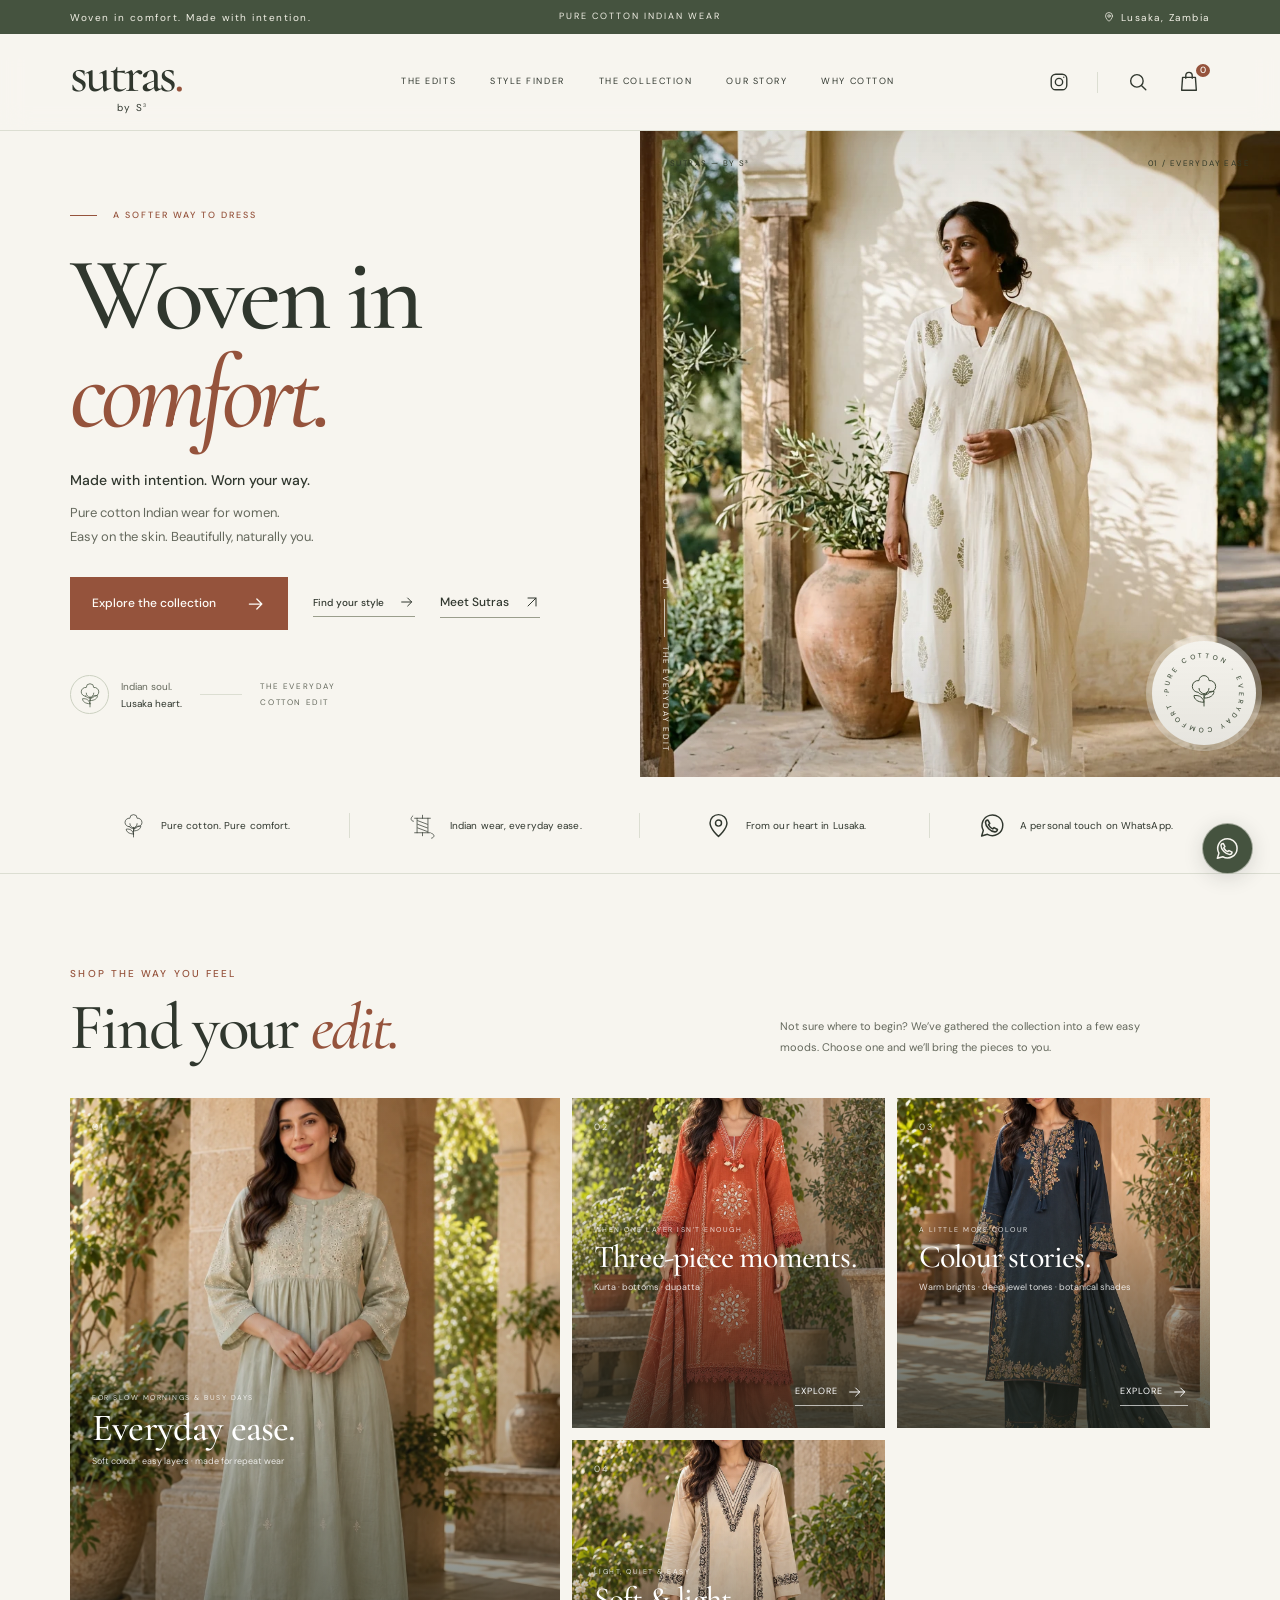
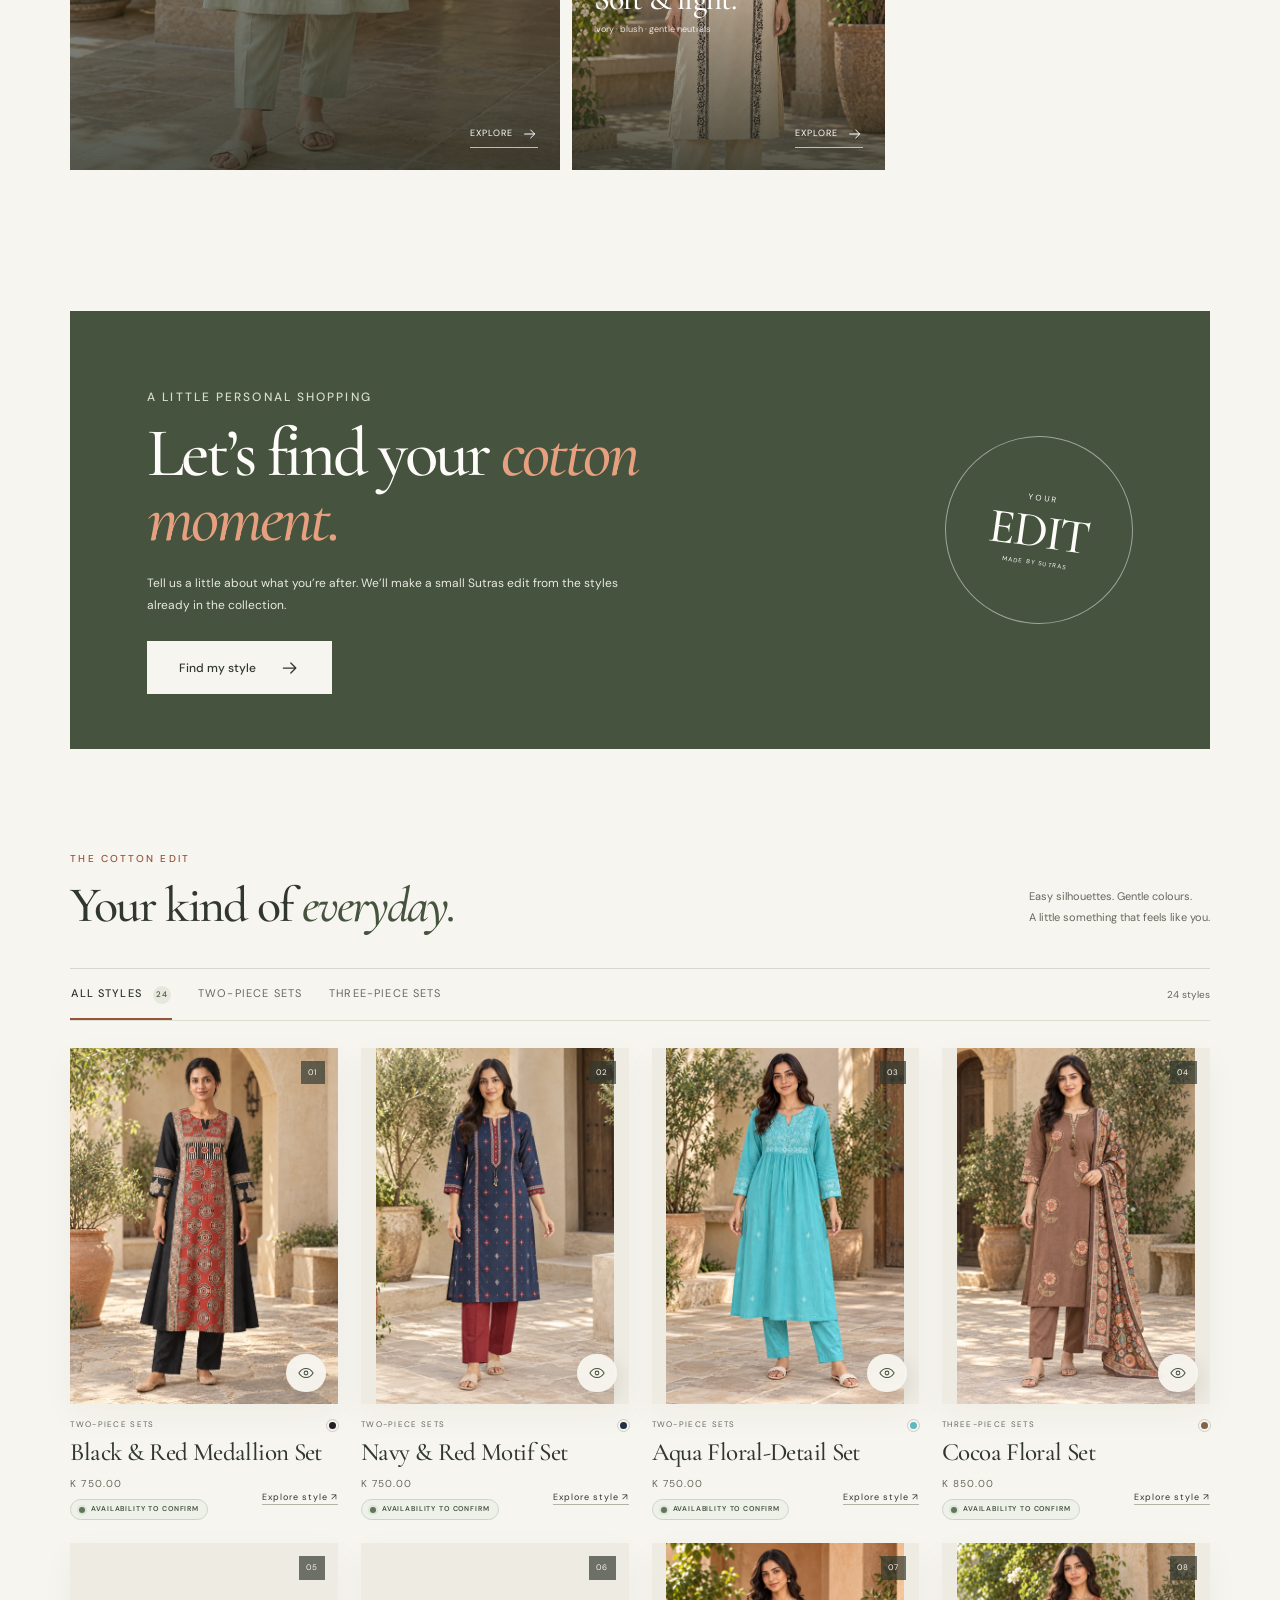
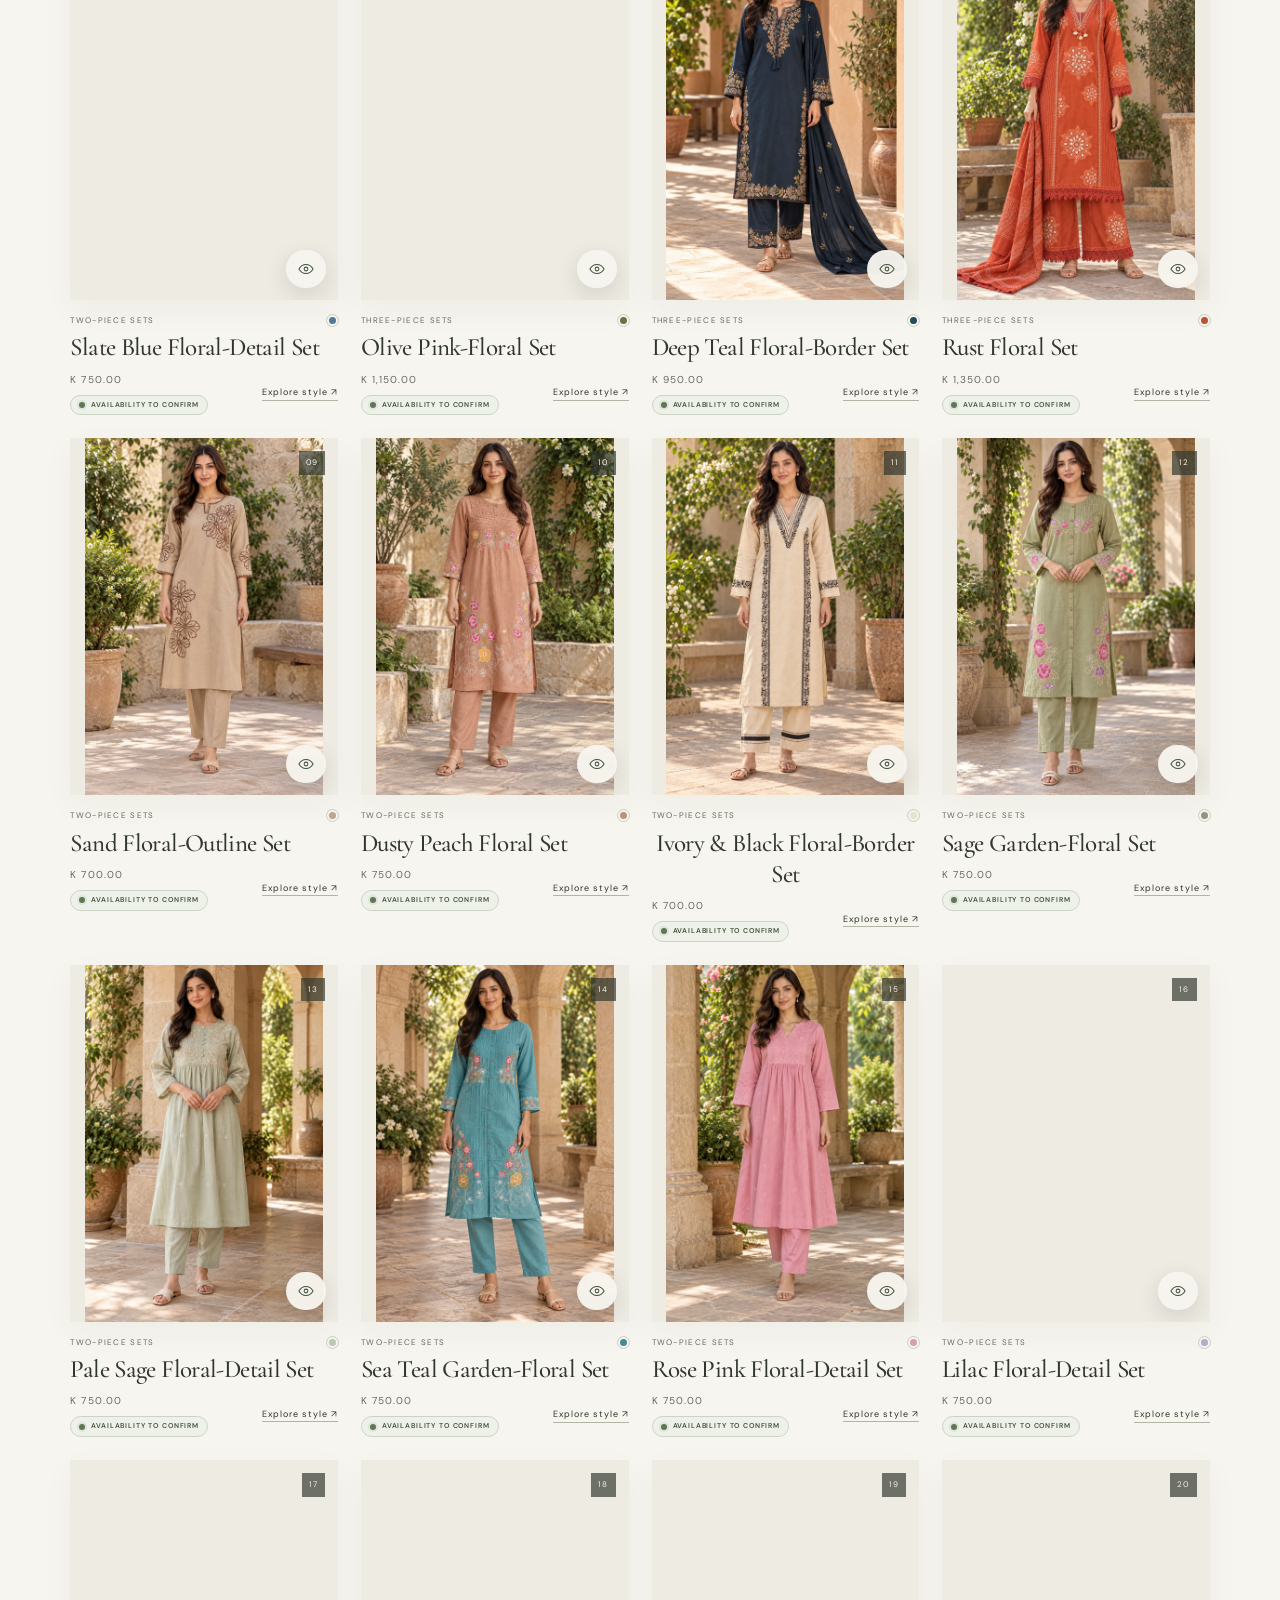
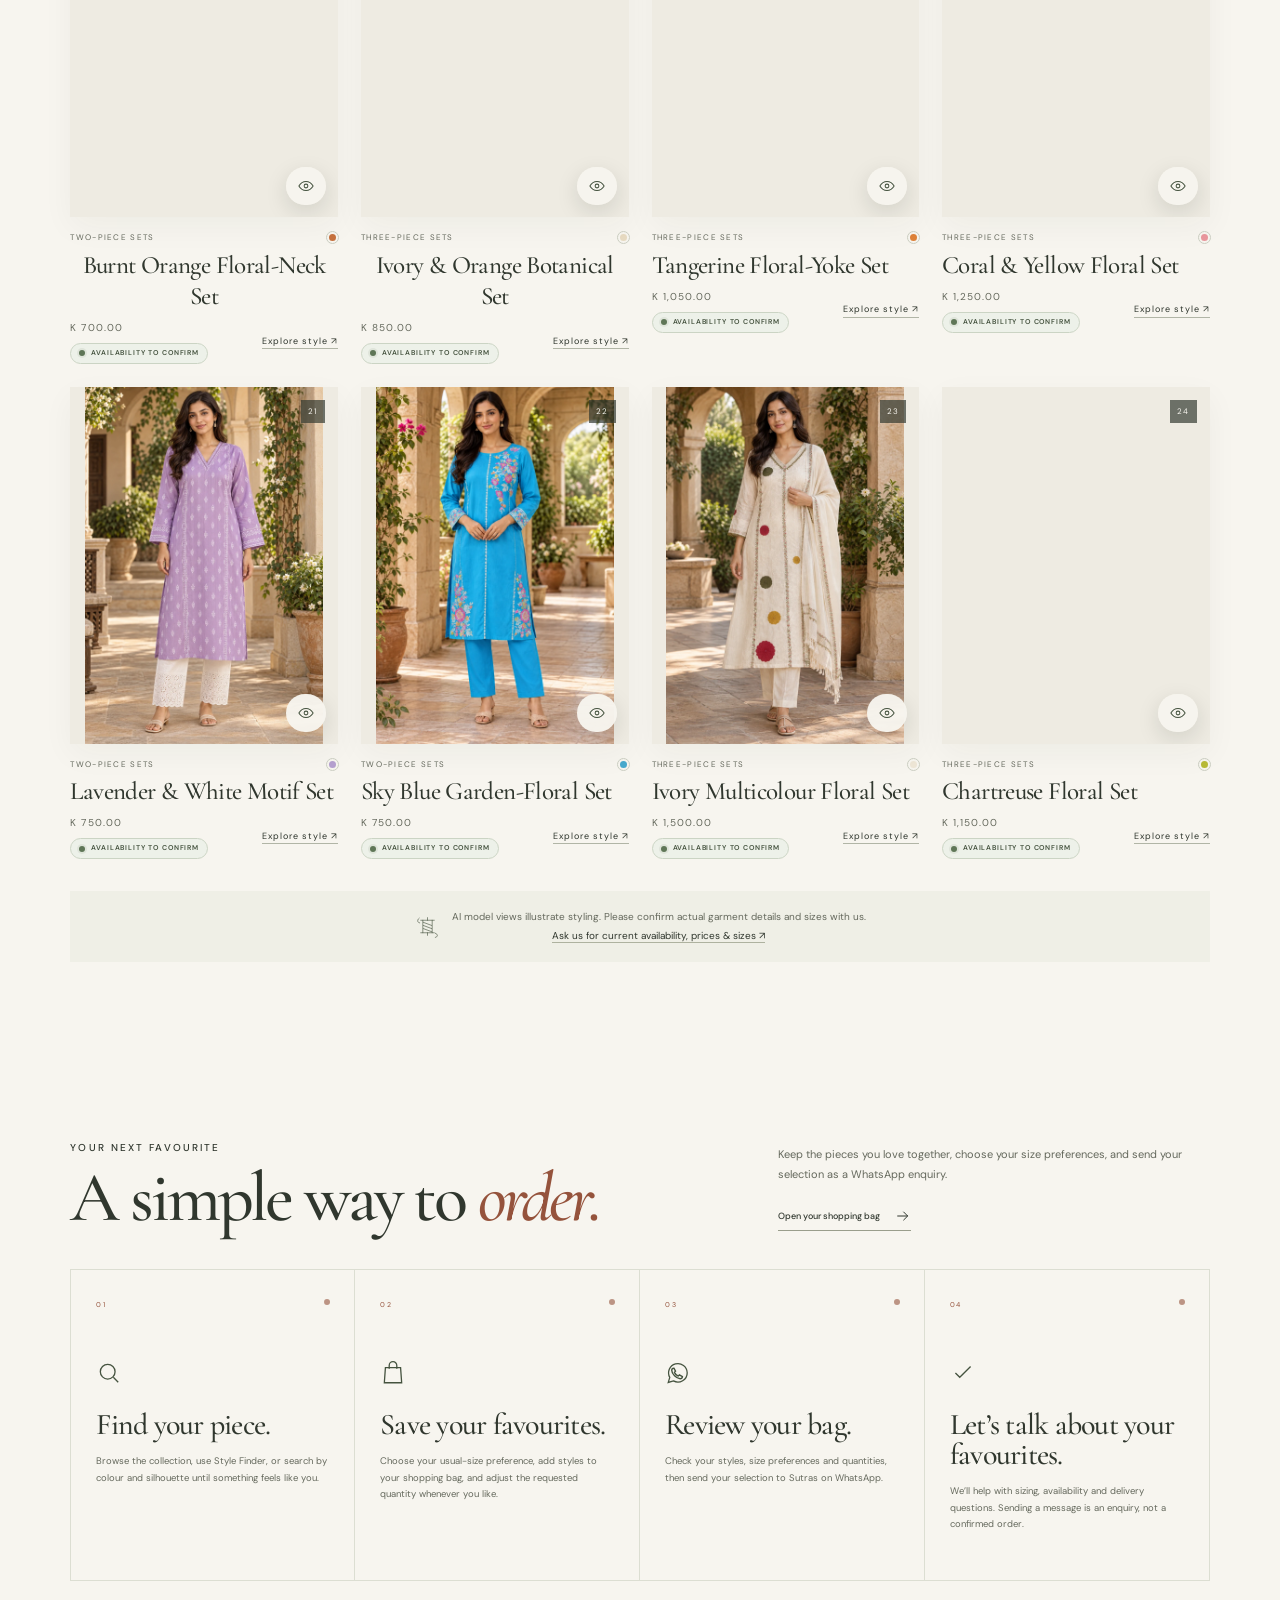
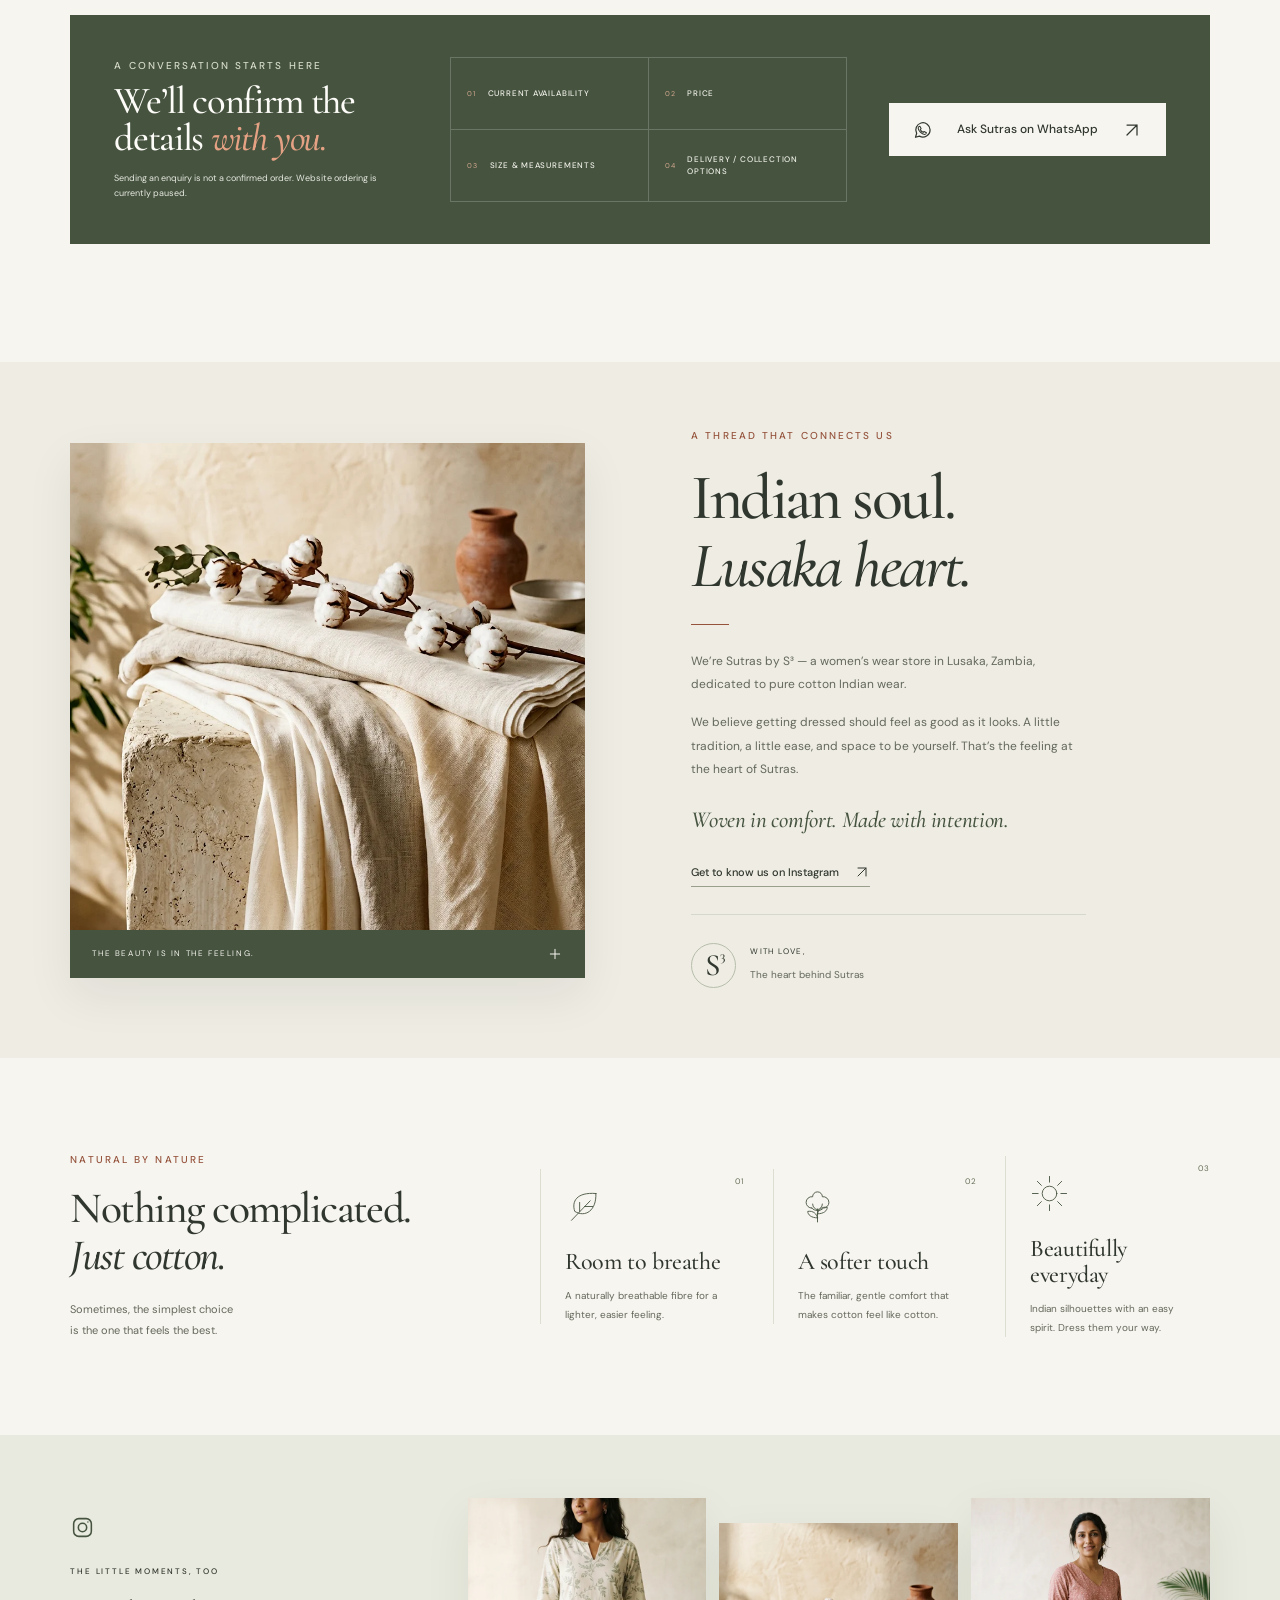
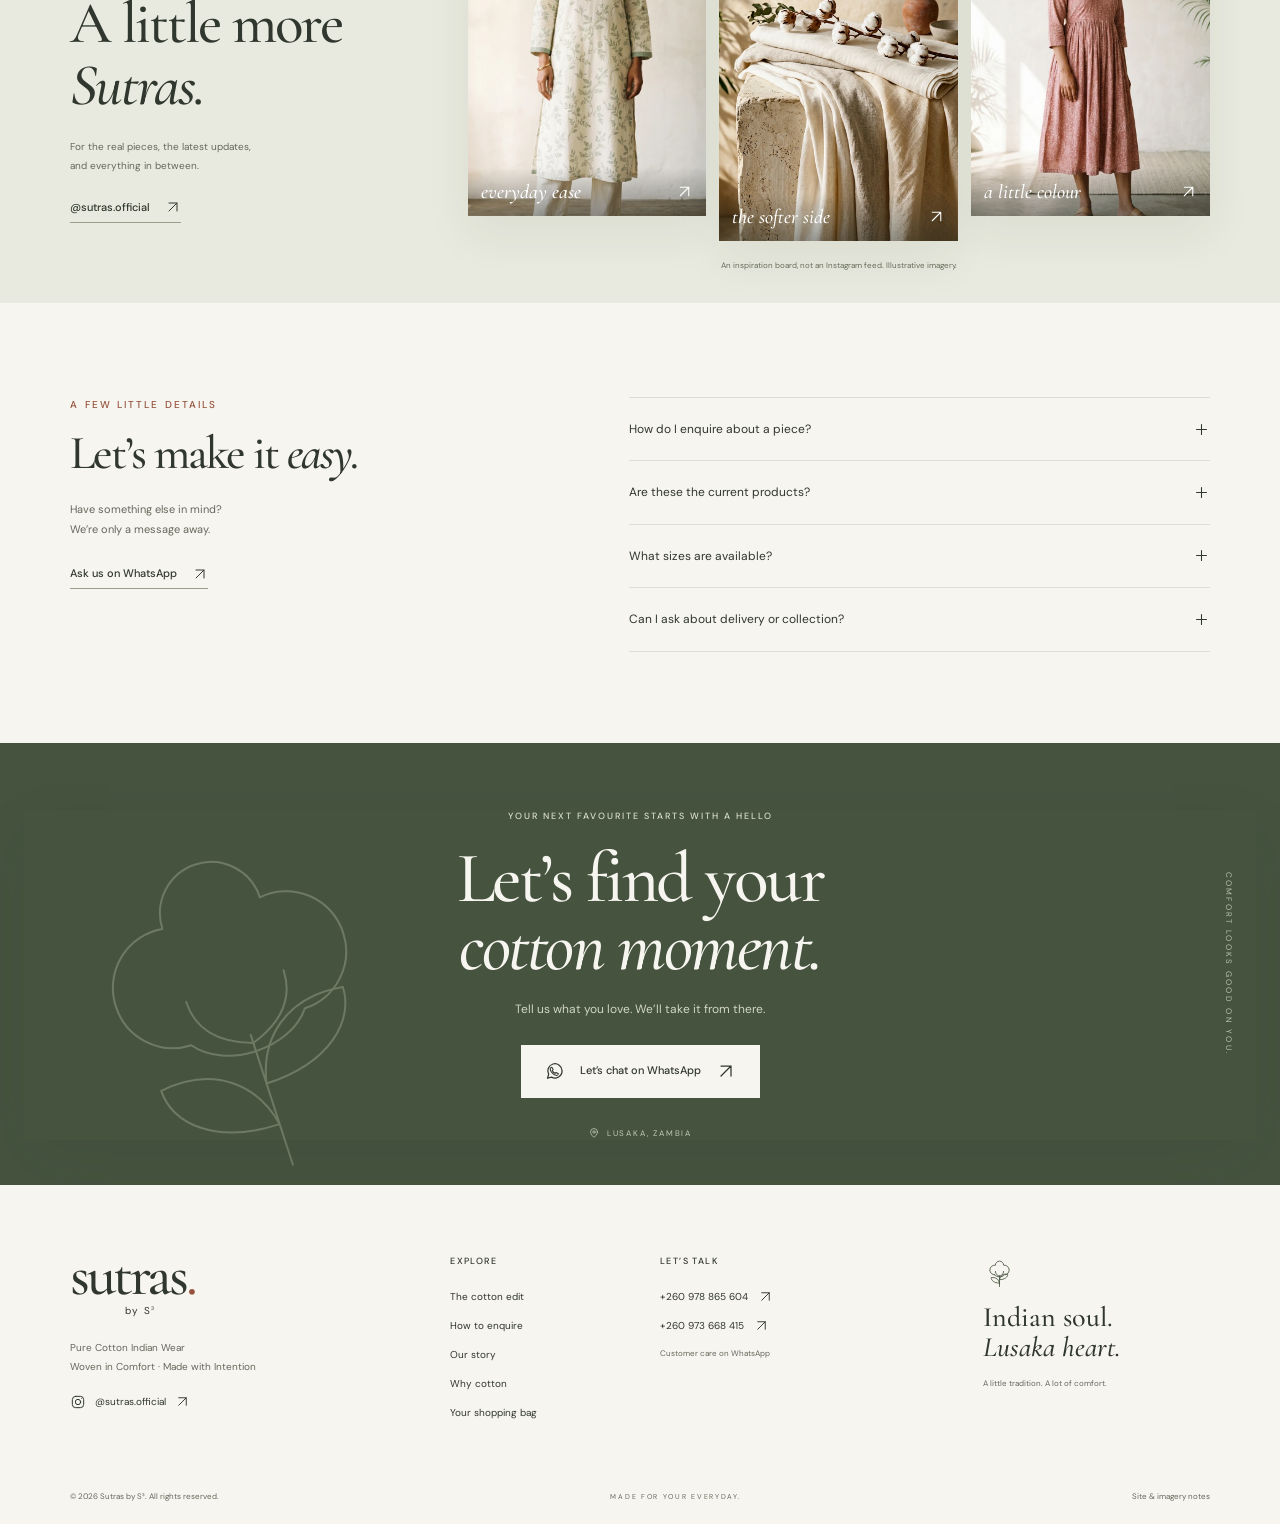
<file: index.html>
<!doctype html>
<html lang="en">
<head>
<meta http-equiv="Content-Security-Policy" content="default-src 'none'; script-src 'self' 'sha256-4ycYdKEO62th/fxOg8wQBu/6Ro/Us5pB63SkgLMbIhc='; style-src 'self' 'unsafe-inline'; img-src 'self' data:; font-src 'self'; connect-src https://vwrtinivrgbiobabkurw.supabase.co; object-src 'none'; base-uri 'none'; form-action 'none'; upgrade-insecure-requests">
<meta name="referrer" content="no-referrer">
  <meta charset="utf-8">
  <meta name="robots" content="noindex, nofollow, noarchive">
  <meta name="viewport" content="width=device-width, initial-scale=1">
  <meta name="theme-color" content="#f7f5ef">
  <title>Sutras by S³ — Pure Cotton Indian Wear · Lusaka</title>
  <meta name="description" content="Pure cotton Indian wear for women in Lusaka, Zambia. Woven in comfort. Made with intention. Discover the collection from Sutras by S³.">
  <link rel="canonical" href="https://sutras-wear.github.io/sutras-commerce-demo/">
  <meta property="og:type" content="website">
  <meta property="og:site_name" content="Sutras by S³">
  <meta property="og:locale" content="en_ZM">
  <meta property="og:title" content="Sutras by S³ — Woven in comfort.">
  <meta property="og:description" content="Pure cotton Indian wear. Made with intention. Based in Lusaka, Zambia. Explore the mood and discover our current collection on WhatsApp.">
  <meta property="og:url" content="https://sutras-wear.github.io/sutras-commerce-demo/">
  <meta property="og:image" content="https://sutras-wear.github.io/sutras-commerce-demo/assets/images/social-card.jpg">
  <meta property="og:image:alt" content="Sutras by S³. Pure cotton Indian wear. Illustrative campaign image.">
  <meta name="twitter:card" content="summary_large_image">
  <meta name="twitter:title" content="Sutras by S³ — Woven in comfort.">
  <meta name="twitter:description" content="Pure cotton Indian wear for women in Lusaka, Zambia. Explore the collection and enquire on WhatsApp.">
  <meta name="twitter:image" content="https://sutras-wear.github.io/sutras-commerce-demo/assets/images/social-card.jpg">
  <link rel="icon" href="favicon.svg" type="image/svg+xml">
  <link rel="preload" href="assets/fonts/cormorant-medium.woff2" as="font" type="font/woff2" crossorigin>
  <link rel="preload" href="assets/fonts/dm-sans-regular.woff2" as="font" type="font/woff2" crossorigin>
  <link rel="preload" href="assets/images/hero.webp" as="image" fetchpriority="high">
  <script src="scripts/initial-page-position.js?v=29.2"></script>
  <link rel="stylesheet" href="styles.css?v=29.2">
  <script src="scripts/security.js?v=29.2" defer></script>
  <script src="scripts/catalog.js?v=29.2" defer></script>
  <script src="scripts/catalogue-safety.js?v=29.2" defer></script>
  <script src="scripts/supabase-config.js?v=29.2" defer></script>
  <script src="scripts/inventory.js?v=29.2" defer></script>
  <script src="scripts/app.js?v=29.2" defer></script>
  <script type="application/ld+json">
  {"@context":"https://schema.org","@graph":[{"@type":"ClothingStore","@id":"https://sutras-wear.github.io/sutras-commerce-demo/#store","name":"Sutras by S³","description":"Pure cotton Indian wear for women. Woven in comfort. Made with intention.","url":"https://sutras-wear.github.io/sutras-commerce-demo/","telephone":"+260978865604","address":{"@type":"PostalAddress","addressLocality":"Lusaka","addressCountry":"ZM"},"contactPoint":[{"@type":"ContactPoint","telephone":"+260978865604","contactType":"customer service"},{"@type":"ContactPoint","telephone":"+260973668415","contactType":"customer service"}],"sameAs":["https://www.instagram.com/sutras.official/"]},{"@type":"WebSite","@id":"https://sutras-wear.github.io/sutras-commerce-demo/#website","url":"https://sutras-wear.github.io/sutras-commerce-demo/","name":"Sutras by S³","publisher":{"@id":"https://sutras-wear.github.io/sutras-commerce-demo/#store"}}]}
  </script>
</head>
<body>
  <a class="skip-link" href="#main">Skip to content</a>
  <svg class="svg-library" xmlns="http://www.w3.org/2000/svg" aria-hidden="true">
    <symbol id="i-arrow" viewBox="0 0 24 24"><path d="M4 12h15m-6-6 6 6-6 6"/></symbol>
    <symbol id="i-arrow-left" viewBox="0 0 24 24"><path d="M20 12H5m6-6-6 6 6 6"/></symbol>
    <symbol id="i-eye" viewBox="0 0 24 24"><path d="M2.5 12s3.5-6 9.5-6 9.5 6 9.5 6-3.5 6-9.5 6-9.5-6-9.5-6Z"/><circle cx="12" cy="12" r="2.5"/></symbol>
    <symbol id="i-diagonal" viewBox="0 0 24 24"><path d="M6 18 18 6M6 6h12v12"/></symbol>
    <symbol id="i-search" viewBox="0 0 24 24"><circle cx="10.8" cy="10.8" r="6.8"/><path d="m16 16 4.5 4.5"/></symbol>
    <symbol id="i-link" viewBox="0 0 24 24"><path d="m9 15 6-6m-4-3 2-2a5 5 0 0 1 7 7l-3 3a5 5 0 0 1-7 0m3 4-2 2a5 5 0 0 1-7-7l3-3a5 5 0 0 1 7 0"/></symbol>
    <symbol id="i-bag" viewBox="0 0 24 24"><path d="M5 7h14l1 14H4L5 7Z"/><path d="M8.5 8V5a3.5 3.5 0 0 1 7 0v3"/></symbol>
    <symbol id="i-close" viewBox="0 0 24 24"><path d="m6 6 12 12M6 18 18 6"/></symbol>
    <symbol id="i-plus" viewBox="0 0 24 24"><path d="M12 5v14M5 12h14"/></symbol>
    <symbol id="i-minus" viewBox="0 0 24 24"><path d="M5 12h14"/></symbol>
    <symbol id="i-check" viewBox="0 0 24 24"><path d="m5 12 4 4L19 6"/></symbol>
    <symbol id="i-menu" viewBox="0 0 24 24"><path d="M4 7h16M4 12h16M4 17h16"/></symbol>
    <symbol id="i-chevron" viewBox="0 0 24 24"><path d="m7 10 5 5 5-5"/></symbol>
    <symbol id="i-pin" viewBox="0 0 24 24"><path d="M19 10c0 5-7 11-7 11S5 15 5 10a7 7 0 0 1 14 0Z"/><circle cx="12" cy="10" r="2.5"/></symbol>
    <symbol id="i-instagram" viewBox="0 0 24 24"><rect x="3.5" y="3.5" width="17" height="17" rx="5"/><circle cx="12" cy="12" r="4"/><circle cx="17.2" cy="6.8" r=".7" fill="currentColor" stroke="none"/></symbol>
    <symbol id="i-whatsapp" viewBox="0 0 24 24"><path d="M20.5 11.7a8.6 8.6 0 0 1-12.7 7.6L3 20.7l1.4-4.6a8.6 8.6 0 1 1 16.1-4.4Z"/><path d="m8.2 7.5 1.5 2.8-1 1.1c.7 1.5 2 2.8 3.5 3.4l1.1-1 2.8 1.5c-.2 1.4-1 2-2.1 2-3.6-.2-7.7-4.3-7.8-7.8 0-1.1.6-1.9 2-2Z" stroke-width="1.3"/></symbol>
    <symbol id="i-cotton" viewBox="0 0 48 48"><path d="M24 43V27m0 11c-8 0-12-4-12-8 7-1 11 3 12 8Zm0-5c8 0 12-4 12-8-7-1-11 3-12 8Z"/><path d="M17 26a7 7 0 0 1-7-7 7 7 0 0 1 8-7 6 6 0 0 1 12 0 7 7 0 0 1 8 7 7 7 0 0 1-7 7c-3 4-11 4-14 0Z"/><path d="M18 21c0 4 3 6 6 7 3-1 6-3 6-7"/></symbol>
    <symbol id="i-leaf" viewBox="0 0 48 48"><path d="M38 8C14 6 8 18 12 30c13 8 27-1 26-22Z"/><path d="M8 41 31 17m-13 13V19m6 5h10"/></symbol>
    <symbol id="i-sun" viewBox="0 0 48 48"><circle cx="24" cy="24" r="9"/><path d="M24 3v7m0 28v7M3 24h7m28 0h7M9 9l5 5m20 20 5 5M9 39l5-5m20-20 5-5"/></symbol>
    <symbol id="i-thread" viewBox="0 0 48 48"><path d="M11 12h26M11 36h26M15 12v24m18-24v24M16 16l16 6m-16 0 16 6m-16 0 16 6M24 7v5m0 24v5"/><path d="M8 8c-5 4-3 9 1 9m30 20c6 2 5 7 0 8"/></symbol>
  </svg>

  <div class="announcement">
    <span>Woven in comfort. Made with intention.</span>
    <span class="announcement-center">PURE COTTON INDIAN WEAR</span>
    <span class="announcement-location"><svg class="icon" aria-hidden="true"><use href="#i-pin"/></svg> Lusaka, Zambia</span>
  </div>

  <header class="site-header" id="top"><div class="scroll-progress" aria-hidden="true"><span id="scroll-progress-bar"></span></div>
    <div class="header-inner">
      <a class="wordmark" href="#top" aria-label="Sutras by S cubed, home">sutras<span class="wordmark-dot">.</span><span class="wordmark-by">by S<sup>3</sup></span></a>
      <nav class="desktop-nav" aria-label="Main navigation">
        <a class="nav-link" href="#edits">The edits</a><a class="nav-link" href="#style-finder">Style finder</a>
        <a class="nav-link" href="#collection">The collection</a>
        <a class="nav-link" href="#story">Our story</a>
        <a class="nav-link" href="#cotton">Why cotton</a>
      </nav>
      <div class="header-actions">
        <a class="instagram-header" href="https://www.instagram.com/sutras.official/" target="_blank" rel="noopener noreferrer" aria-label="Sutras on Instagram (opens in a new tab)"><svg class="icon" aria-hidden="true"><use href="#i-instagram"/></svg></a>
        <span class="header-divider" aria-hidden="true"></span>
        <button class="icon-button" type="button" data-open-search aria-label="Search the collection"><svg class="icon" aria-hidden="true"><use href="#i-search"/></svg></button>
        <button class="icon-button bag-button" type="button" data-open-bag aria-label="Open your shopping bag, 0 items"><svg class="icon" aria-hidden="true"><use href="#i-bag"/></svg><span class="bag-count" data-bag-count>0</span></button>
        <button class="icon-button mobile-menu-button" type="button" data-open-menu aria-label="Open navigation menu"><svg class="icon" aria-hidden="true"><use href="#i-menu"/></svg></button>
      </div>
    </div>
  </header>

  <main id="main">
    <section class="hero" aria-labelledby="hero-title">
      <div class="hero-copy">
        <div class="eyebrow"><span class="short-line"></span> A SOFTER WAY TO DRESS</div>
        <h1 id="hero-title">Woven in<br> <em>comfort.</em></h1>
        <p class="hero-intention">Made with intention. Worn your way.</p>
        <p class="hero-description">Pure cotton Indian wear for women.<br> Easy on the skin. Beautifully, naturally you.</p>
        <div class="hero-buttons">
          <a class="button button-rust" href="#collection">Explore the collection <svg class="icon" aria-hidden="true"><use href="#i-arrow"/></svg></a>
          <button class="text-link hero-finder-link" type="button" data-open-style-finder>Find your style <svg class="icon" aria-hidden="true"><use href="#i-arrow"/></svg></button>
          <a class="text-link" href="#story">Meet Sutras <svg class="icon" aria-hidden="true"><use href="#i-diagonal"/></svg></a>
        </div>
        <div class="hero-footnote"><span class="tiny-cotton"><svg class="icon" aria-hidden="true"><use href="#i-cotton"/></svg></span><span>Indian soul.<br> <strong>Lusaka heart.</strong></span><span class="hero-footnote-line"></span><span class="hero-edition">THE EVERYDAY<br> COTTON EDIT</span></div>
      </div>
      <div class="hero-visual">
        <div class="hero-side-note" aria-hidden="true"><span>01</span><i></i><span>THE EVERYDAY EDIT</span></div>
        <img class="hero-image" src="assets/images/hero.webp" alt="Illustrative Sutras campaign: a woman in an ivory Indian kurta in a sunlit veranda." width="928" height="1152" fetchpriority="high">
        <div class="hero-image-top"><span>SUTRAS — BY S³</span><span>01 / EVERYDAY EASE</span></div>
        <div class="cotton-seal" role="img" aria-label="Pure cotton, everyday comfort">
          <svg viewBox="0 0 120 120" aria-hidden="true"><defs><path id="seal-circle" d="M60,60m-44,0a44,44 0 1,1 88,0a44,44 0 1,1-88,0"/></defs><text><textPath href="#seal-circle" textLength="275">PURE COTTON · EVERYDAY COMFORT · </textPath></text><use href="#i-cotton" x="35" y="32" width="50" height="50" fill="none" stroke="currentColor" stroke-width="1.2"/></svg>
        </div>
      </div>
    </section>

    <div class="brand-promises" role="group" aria-label="At a glance">
      <div><svg class="promise-icon" aria-hidden="true"><use href="#i-cotton"/></svg><span>Pure cotton. Pure comfort.</span></div>
      <div><svg class="promise-icon" aria-hidden="true"><use href="#i-thread"/></svg><span>Indian wear, everyday ease.</span></div>
      <div><svg class="promise-icon" aria-hidden="true"><use href="#i-pin"/></svg><span>From our heart in Lusaka.</span></div>
      <a href="#contact"><svg class="promise-icon" aria-hidden="true"><use href="#i-whatsapp"/></svg><span>A personal touch on WhatsApp.</span></a>
    </div>

    <section class="style-edits section-wrap" id="edits" aria-labelledby="edits-title">
      <div class="edits-intro">
        <div>
          <p class="eyebrow">SHOP THE WAY YOU FEEL</p>
          <h2 id="edits-title">Find your <em>edit.</em></h2>
        </div>
        <p>Not sure where to begin? We’ve gathered the collection into a few easy moods. Choose one and we’ll bring the pieces to you.</p>
      </div>
      <div class="edits-grid">
        <button class="edit-card edit-card-large" type="button" data-edit="everyday" aria-pressed="false">
          <span class="edit-card-image"><img src="assets/images/ai-catalogue/real-pale-sage-floral-detail-two-piece-kurta-set/01-front.webp" alt="Pale Sage Floral Detail Two-Piece Kurta Set - AI model styling." width="896" height="1200" loading="lazy" decoding="async"></span>
          <span class="edit-card-overlay"><span class="edit-card-number">01</span><span class="edit-card-copy"><small>FOR SLOW MORNINGS & BUSY DAYS</small><strong>Everyday ease.</strong><span>Soft colour · easy layers · made for repeat wear</span></span><span class="edit-card-arrow">Explore <svg class="icon" aria-hidden="true"><use href="#i-arrow"/></svg></span></span>
        </button>
        <button class="edit-card" type="button" data-edit="three-piece" aria-pressed="false">
          <span class="edit-card-image"><img src="assets/images/ai-catalogue/real-rust-floral-three-piece-kurta-set/01-front.webp" alt="Rust Floral Three-Piece Kurta Set - AI model styling." width="896" height="1200" loading="lazy" decoding="async"></span>
          <span class="edit-card-overlay"><span class="edit-card-number">02</span><span class="edit-card-copy"><small>WHEN ONE LAYER ISN’T ENOUGH</small><strong>Three-piece moments.</strong><span>Kurta · bottoms · dupatta</span></span><span class="edit-card-arrow">Explore <svg class="icon" aria-hidden="true"><use href="#i-arrow"/></svg></span></span>
        </button>
        <button class="edit-card" type="button" data-edit="colour" aria-pressed="false">
          <span class="edit-card-image"><img src="assets/images/ai-catalogue/real-deep-teal-floral-border-three-piece-kurta-set/01-front.webp" alt="Deep Teal Floral Border Three-Piece Kurta Set - AI model styling." width="896" height="1200" loading="lazy" decoding="async"></span>
          <span class="edit-card-overlay"><span class="edit-card-number">03</span><span class="edit-card-copy"><small>A LITTLE MORE COLOUR</small><strong>Colour stories.</strong><span>Warm brights · deep jewel tones · botanical shades</span></span><span class="edit-card-arrow">Explore <svg class="icon" aria-hidden="true"><use href="#i-arrow"/></svg></span></span>
        </button>
        <button class="edit-card" type="button" data-edit="soft" aria-pressed="false">
          <span class="edit-card-image"><img src="assets/images/ai-catalogue/real-ivory-black-floral-border-two-piece-kurta-set/01-front.webp" alt="Ivory & Black Floral Border Two-Piece Kurta Set - AI model styling." width="896" height="1200" loading="lazy" decoding="async"></span>
          <span class="edit-card-overlay"><span class="edit-card-number">04</span><span class="edit-card-copy"><small>LIGHT, QUIET & EASY</small><strong>Soft & light.</strong><span>Ivory · blush · gentle neutrals</span></span><span class="edit-card-arrow">Explore <svg class="icon" aria-hidden="true"><use href="#i-arrow"/></svg></span></span>
        </button>
      </div>
      <div class="edits-action"><button class="text-link" type="button" data-clear-edit>See the full collection <svg class="icon" aria-hidden="true"><use href="#i-arrow"/></svg></button></div>
    </section>

    <section class="style-finder section-wrap" id="style-finder" aria-labelledby="style-finder-title">
      <div class="style-finder-panel">
        <div class="style-finder-copy">
          <p class="eyebrow">A LITTLE PERSONAL SHOPPING</p>
          <h2 id="style-finder-title">Let’s find your <em>cotton moment.</em></h2>
          <p>Tell us a little about what you’re after. We’ll make a small Sutras edit from the styles already in the collection.</p>
          <button class="button button-cream" type="button" data-open-style-finder>Find my style <svg class="icon" aria-hidden="true"><use href="#i-arrow"/></svg></button>
        </div>
        <div class="style-finder-stamp" aria-hidden="true"><span>YOUR</span><strong>EDIT</strong><span>MADE BY SUTRAS</span></div>
      </div>
    </section>

    <section class="collection section-wrap" id="collection" aria-labelledby="collection-title">
      <div class="section-heading">
        <div><p class="eyebrow">THE COTTON EDIT</p><h2 id="collection-title">Your kind of <em>everyday.</em></h2></div>
        <p class="heading-aside">Easy silhouettes. Gentle colours.<br> A little something that feels like you.</p>
      </div>
      <div class="collection-toolbar">
        <div class="filter-list" role="group" aria-label="Filter styles by clothing category">
          <button class="filter-button active" data-filter="All" aria-pressed="true" type="button">All styles <span>24</span></button>
          <button class="filter-button" data-filter="Two-piece sets" aria-pressed="false" type="button">Two-piece sets</button>
          <button class="filter-button" data-filter="Three-piece sets" aria-pressed="false" type="button">Three-piece sets</button>
        </div>
        <span class="style-count" id="style-count" aria-live="polite">The collection</span>
      </div>
      <div class="product-grid" id="product-grid"></div>
      <noscript><p class="no-script">Turn on JavaScript to browse the collection, or <a href="https://wa.me/260978865604" target="_blank" rel="noopener noreferrer">message us on WhatsApp</a> for collection help.</p></noscript>
      <section class="recently-viewed" id="recently-viewed" aria-labelledby="recently-viewed-title" hidden>
        <div class="recently-viewed-heading">
          <div><p class="eyebrow">YOUR RECENT PICKS</p><h3 id="recently-viewed-title">Keep exploring<span>.</span></h3></div>
          <button class="text-link recent-clear" type="button" data-clear-recently-viewed>Clear</button>
        </div>
        <div class="recently-viewed-grid" id="recently-viewed-grid"></div>
      </section>
      <div class="collection-note" data-collection-preview-note><svg class="icon" aria-hidden="true"><use href="#i-thread"/></svg><p><span id="collection-image-note">AI model views illustrate styling. Please confirm actual garment details and sizes with us.</span><br class="desktop-only"> <a href="https://wa.me/260978865604?text=Hi%20Sutras!%20Please%20share%20your%20current%20collection%2C%20prices%20and%20available%20sizes." target="_blank" rel="noopener noreferrer">Ask us for current availability, prices & sizes <span aria-hidden="true">↗</span></a></p></div>
    </section>

    <section class="order-journey section-wrap" id="how-to-order" aria-labelledby="order-journey-title">
      <div class="order-journey-heading">
        <div>
          <p class="eyebrow">YOUR NEXT FAVOURITE</p>
          <h2 id="order-journey-title">A simple way to <em>order.</em></h2>
        </div>
        <div class="order-journey-intro">
          <p>Keep the pieces you love together, choose your size preferences, and send your selection as a WhatsApp enquiry.</p>
          <button class="text-link" type="button" data-open-bag>Open your shopping bag <svg class="icon" aria-hidden="true"><use href="#i-arrow"/></svg></button>
        </div>
      </div>

      <ol class="order-steps" aria-label="How ordering with Sutras works">
        <li class="order-step">
          <span class="order-step-number">01</span>
          <svg class="order-step-icon" aria-hidden="true"><use href="#i-search"/></svg>
          <h3>Find your piece.</h3>
          <p>Browse the collection, use Style Finder, or search by colour and silhouette until something feels like you.</p>
        </li>
        <li class="order-step">
          <span class="order-step-number">02</span>
          <svg class="order-step-icon" aria-hidden="true"><use href="#i-bag"/></svg>
          <h3>Save your favourites.</h3>
          <p>Choose your usual-size preference, add styles to your shopping bag, and adjust the requested quantity whenever you like.</p>
        </li>
        <li class="order-step">
          <span class="order-step-number">03</span>
          <svg class="order-step-icon" aria-hidden="true"><use href="#i-whatsapp"/></svg>
          <h3>Review your bag.</h3>
          <p>Check your styles, size preferences and quantities, then send your selection to Sutras on WhatsApp.</p>
        </li>
        <li class="order-step">
          <span class="order-step-number">04</span>
          <svg class="order-step-icon" aria-hidden="true"><use href="#i-check"/></svg>
          <h3>Let’s talk about your favourites.</h3>
          <p>We’ll help with sizing, availability and delivery questions. Sending a message is an enquiry, not a confirmed order.</p>
        </li>
      </ol>

      <aside class="order-confirm-card" aria-label="Details to discuss with Sutras">
        <div class="order-confirm-copy">
          <p class="eyebrow">A CONVERSATION STARTS HERE</p>
          <h3>We’ll confirm the details <em>with you.</em></h3>
          <p>Sending an enquiry is not a confirmed order. Website ordering is currently paused.</p>
        </div>
        <ul class="order-confirm-list">
          <li><span>01</span><strong>Current availability</strong></li>
          <li><span>02</span><strong>Price</strong></li>
          <li><span>03</span><strong>Size &amp; measurements</strong></li>
          <li><span>04</span><strong>Delivery / collection options</strong></li>
        </ul>
        <button class="button button-cream order-confirm-action" type="button" data-open-contact><svg class="icon" aria-hidden="true"><use href="#i-whatsapp"/></svg> Ask Sutras on WhatsApp <svg class="icon" aria-hidden="true"><use href="#i-diagonal"/></svg></button>
      </aside>
    </section>

    <section class="story" id="story" aria-labelledby="story-title">
      <div class="story-inner section-wrap">
        <div class="story-visual">
          <img src="assets/images/cotton.webp" alt="Illustrative still life of softly folded cotton cloth and natural cotton bolls in warm sunlight." width="928" height="1152" loading="lazy" decoding="async">
          <div class="story-image-caption"><span>THE BEAUTY IS IN THE FEELING.</span><svg class="icon" aria-hidden="true"><use href="#i-plus"/></svg></div>
        </div>
        <div class="story-copy">
          <p class="eyebrow">A THREAD THAT CONNECTS US</p>
          <h2 id="story-title">Indian soul.<br> <em>Lusaka heart.</em></h2>
          <div class="story-rule"></div>
          <p>We’re Sutras by S³ — a women’s wear store in Lusaka, Zambia, dedicated to pure cotton Indian wear.</p>
          <p>We believe getting dressed should feel as good as it looks. A little tradition, a little ease, and space to be yourself. That’s the feeling at the heart of Sutras.</p>
          <p class="story-signature">Woven in comfort. Made with intention.</p>
          <a class="text-link" href="https://www.instagram.com/sutras.official/" target="_blank" rel="noopener noreferrer">Get to know us on Instagram <svg class="icon" aria-hidden="true"><use href="#i-diagonal"/></svg></a>
          <div class="story-byline"><span class="byline-mark">S<sup>3</sup></span><div><span>WITH LOVE,</span><strong>The heart behind Sutras</strong></div></div>
        </div>
      </div>
    </section>

    <section class="cotton-section section-wrap" id="cotton" aria-labelledby="cotton-title">
      <div class="cotton-heading"><p class="eyebrow">NATURAL BY NATURE</p><h2 id="cotton-title">Nothing complicated.<br> <em>Just cotton.</em></h2><p>Sometimes, the simplest choice<br> is the one that feels the best.</p></div>
      <div class="cotton-values">
        <article><span class="value-number">01</span><svg class="value-icon" aria-hidden="true"><use href="#i-leaf"/></svg><h3>Room to breathe</h3><p>A naturally breathable fibre for a lighter, easier feeling.</p></article>
        <article><span class="value-number">02</span><svg class="value-icon" aria-hidden="true"><use href="#i-cotton"/></svg><h3>A softer touch</h3><p>The familiar, gentle comfort that makes cotton feel like cotton.</p></article>
        <article><span class="value-number">03</span><svg class="value-icon" aria-hidden="true"><use href="#i-sun"/></svg><h3>Beautifully everyday</h3><p>Indian silhouettes with an easy spirit. Dress them your way.</p></article>
      </div>
    </section>

    <section class="community" aria-labelledby="community-title">
      <div class="section-wrap community-inner">
        <div class="community-copy"><svg class="icon" aria-hidden="true"><use href="#i-instagram"/></svg><p class="eyebrow">THE LITTLE MOMENTS, TOO</p><h2 id="community-title">A little more<br> <em>Sutras.</em></h2><p>For the real pieces, the latest updates,<br> and everything in between.</p><a class="text-link" href="https://www.instagram.com/sutras.official/" target="_blank" rel="noopener noreferrer">@sutras.official <svg class="icon" aria-hidden="true"><use href="#i-diagonal"/></svg></a></div>
        <div class="moodboard" role="group" aria-label="Sutras inspiration moodboard, illustrative images rather than Instagram posts">
          <a class="moodboard-photo moodboard-one" href="https://www.instagram.com/sutras.official/" target="_blank" rel="noopener noreferrer" aria-label="Discover the real Sutras collection on Instagram"><img src="assets/images/bela.webp" alt="Style inspiration: botanical details on an ivory kurta." width="896" height="1200" loading="lazy" decoding="async"><span>everyday ease <svg class="icon" aria-hidden="true"><use href="#i-diagonal"/></svg></span></a>
          <a class="moodboard-photo moodboard-two" href="https://www.instagram.com/sutras.official/" target="_blank" rel="noopener noreferrer" aria-label="Follow Sutras on Instagram"><img src="assets/images/cotton.webp" alt="Moodboard: folds of soft ivory cotton." width="928" height="1152" loading="lazy" decoding="async"><span>the softer side <svg class="icon" aria-hidden="true"><use href="#i-diagonal"/></svg></span></a>
          <a class="moodboard-photo moodboard-three" href="https://www.instagram.com/sutras.official/" target="_blank" rel="noopener noreferrer" aria-label="See the latest from Sutras on Instagram"><img src="assets/images/gulabi.webp" alt="Style inspiration: a dusty rose dress in natural light." width="896" height="1200" loading="lazy" decoding="async"><span>a little colour <svg class="icon" aria-hidden="true"><use href="#i-diagonal"/></svg></span></a>
          <p class="moodboard-note" data-imagery-note>An inspiration board, not an Instagram feed. Illustrative imagery.</p>
        </div>
      </div>
    </section>

    <section class="faq-section section-wrap" aria-labelledby="faq-title">
      <div class="faq-heading"><p class="eyebrow">A FEW LITTLE DETAILS</p><h2 id="faq-title">Let’s make it <em>easy.</em></h2><p>Have something else in mind?<br> We’re only a message away.</p><button class="text-link" type="button" data-open-contact>Ask us on WhatsApp <svg class="icon" aria-hidden="true"><use href="#i-diagonal"/></svg></button></div>
      <div class="faq-list">
        <details><summary>How do I enquire about a piece?<svg class="icon" aria-hidden="true"><use href="#i-plus"/></svg></summary><div class="faq-answer">Add your favourite pieces to your shopping bag, choose a size preference and quantity, and select Send Enquiry on WhatsApp. Your selection and optional note will be included in the message. You choose whether to send it in WhatsApp. This is an enquiry, not a confirmed order; website ordering is currently paused.</div></details>
        <details><summary>Are these the current products?<svg class="icon" aria-hidden="true"><use href="#i-plus"/></svg></summary><div class="faq-answer" id="stock-faq-answer">Our product listings are based on photographs supplied by Sutras. Product pages currently show the modelled view only, which illustrates styling rather than exact fit. Please confirm current availability, prices and garment measurements on WhatsApp with Sutras.</div></details>
        <details><summary>What sizes are available?<svg class="icon" aria-hidden="true"><use href="#i-plus"/></svg></summary><div class="faq-answer">Please ask us about sizing for the piece you love. You can include your usual size in a WhatsApp enquiry, but we’ll need to confirm the fit, measurements and available sizes for each actual garment.</div></details>
        <details><summary>Can I ask about delivery or collection?<svg class="icon" aria-hidden="true"><use href="#i-plus"/></svg></summary><div class="faq-answer">We’re based in Lusaka, Zambia. Include your delivery or collection questions in your enquiry and we’ll discuss the options with you. Sending a message does not confirm a purchase. This website does not take payments.</div></details>
      </div>
    </section>

    <section class="contact-section" id="contact" aria-labelledby="contact-title">
      <svg class="contact-cotton" aria-hidden="true"><use href="#i-cotton"/></svg>
      <div class="contact-content"><p class="eyebrow">YOUR NEXT FAVOURITE STARTS WITH A HELLO</p><h2 id="contact-title">Let’s find your<br> <em>cotton moment.</em></h2><p>Tell us what you love. We’ll take it from there.</p><button class="button button-cream" type="button" data-open-contact><svg class="icon" aria-hidden="true"><use href="#i-whatsapp"/></svg> Let’s chat on WhatsApp <svg class="icon" aria-hidden="true"><use href="#i-diagonal"/></svg></button><p class="contact-location"><svg class="icon" aria-hidden="true"><use href="#i-pin"/></svg> LUSAKA, ZAMBIA</p></div>
      <span class="contact-side-text" aria-hidden="true">COMFORT LOOKS GOOD ON YOU.</span>
    </section>
  </main>

  <footer class="site-footer">
    <div class="section-wrap footer-main">
      <div class="footer-brand"><a class="wordmark" href="#top" aria-label="Sutras by S cubed, back to top">sutras<span class="wordmark-dot">.</span><span class="wordmark-by">by S<sup>3</sup></span></a><p>Pure Cotton Indian Wear<br> Woven in Comfort · Made with Intention</p><a class="footer-social" href="https://www.instagram.com/sutras.official/" target="_blank" rel="noopener noreferrer"><svg class="icon" aria-hidden="true"><use href="#i-instagram"/></svg><span>@sutras.official</span><svg class="icon small-icon" aria-hidden="true"><use href="#i-diagonal"/></svg></a></div>
      <div class="footer-column"><h3>EXPLORE</h3><a href="#collection">The cotton edit</a><a href="#how-to-order">How to enquire</a><a href="#story">Our story</a><a href="#cotton">Why cotton</a><button type="button" data-open-bag>Your shopping bag</button></div>
      <div class="footer-column"><h3>LET’S TALK</h3><a href="https://wa.me/260978865604?text=Hi%20Sutras!%20I%27d%20love%20to%20see%20your%20current%20pure%20cotton%20collection." target="_blank" rel="noopener noreferrer">+260 978 865 604 <svg class="icon small-icon" aria-hidden="true"><use href="#i-diagonal"/></svg></a><a href="https://wa.me/260973668415?text=Hi%20Sutras!%20I%27d%20love%20to%20see%20your%20current%20pure%20cotton%20collection." target="_blank" rel="noopener noreferrer">+260 973 668 415 <svg class="icon small-icon" aria-hidden="true"><use href="#i-diagonal"/></svg></a><span class="footer-muted">Customer care on WhatsApp</span></div>
      <div class="footer-note"><svg class="promise-icon" aria-hidden="true"><use href="#i-cotton"/></svg><p>Indian soul.<br> <em>Lusaka heart.</em></p><span>A little tradition. A lot of comfort.</span></div>
    </div>
    <div class="footer-bottom section-wrap"><p>© <span id="year">2026</span> Sutras by S³. All rights reserved.</p><span>MADE FOR YOUR EVERYDAY.</span><button class="footer-info-button" type="button" data-open-info>Site & imagery notes</button></div>
  </footer>

  <a class="floating-whatsapp" href="https://wa.me/260978865604?text=Hi%20Sutras!%20Please%20share%20your%20current%20pure%20cotton%20collection." target="_blank" rel="noopener noreferrer" aria-label="Chat with Sutras on WhatsApp (opens in a new tab)"><svg class="icon" aria-hidden="true"><use href="#i-whatsapp"/></svg><span>Say hello</span></a>

  <dialog class="style-finder-dialog" id="style-finder-dialog" aria-labelledby="style-finder-dialog-title">
    <div class="dialog-top">
      <div><p class="eyebrow">YOUR SUTRAS STYLE FINDER</p><h2 id="style-finder-dialog-title">A few little choices.</h2></div>
      <button class="icon-button" type="button" data-close-dialog aria-label="Close style finder"><svg class="icon" aria-hidden="true"><use href="#i-close"/></svg></button>
    </div>
    <div class="finder-progress" aria-hidden="true"><span class="finder-progress-bar" id="finder-progress-bar"></span></div>
    <div id="style-finder-content"></div>
  </dialog>

  <dialog class="search-dialog" id="search-dialog" aria-labelledby="search-title">
    <div class="dialog-top"><div><p class="eyebrow">FIND YOUR COTTON FEELING</p><h2 id="search-title">A little look around.</h2></div><button class="icon-button" type="button" data-close-dialog aria-label="Close search"><svg class="icon" aria-hidden="true"><use href="#i-close"/></svg></button></div>
    <form id="search-form" role="search"><label class="sr-only" for="search-input">Search by product, colour or category</label><div class="search-field"><svg class="icon" aria-hidden="true"><use href="#i-search"/></svg><input id="search-input" type="search" placeholder="Try “kurta”, “rose” or “olive”…" autocomplete="off" maxlength="100"><button class="search-reset" type="reset">Clear</button></div></form>
    <p class="search-result-count" id="search-result-count" role="status"></p><div class="search-results" id="search-results"></div>
    <p class="dialog-small-note">Need help choosing? <a href="https://wa.me/260978865604" target="_blank" rel="noopener noreferrer">Ask us on WhatsApp ↗</a></p>
  </dialog>

  <dialog class="product-dialog" id="product-dialog" aria-labelledby="product-title"><button class="icon-button product-close" type="button" data-close-dialog aria-label="Close style details"><svg class="icon" aria-hidden="true"><use href="#i-close"/></svg></button><div id="product-detail"></div></dialog>

  <dialog class="quick-view-dialog" id="quick-view-dialog" aria-labelledby="quick-view-title">
    <button class="icon-button quick-view-close" type="button" data-close-dialog aria-label="Close quick view"><svg class="icon" aria-hidden="true"><use href="#i-close"/></svg></button>
    <div id="quick-view-detail"></div>
  </dialog>

  <dialog class="image-dialog" id="image-dialog" aria-labelledby="image-viewer-title">
    <div class="dialog-top"><h2 id="image-viewer-title">Product photograph</h2><button class="icon-button" type="button" data-close-dialog aria-label="Close enlarged image"><svg class="icon" aria-hidden="true"><use href="#i-close"/></svg></button></div>
    <div class="image-viewer-stage"><img id="image-viewer-image" alt="" hidden></div>
    <p id="image-viewer-caption" class="image-viewer-caption"></p>
  </dialog>

  <dialog class="bag-dialog drawer" id="bag-dialog" aria-labelledby="bag-title">
    <div class="bag-scroll-content">
    <div class="dialog-top"><div><p class="eyebrow">YOUR EVERYDAY EDIT</p><h2 id="bag-title">Your shopping <em>bag.</em></h2></div><button class="icon-button" type="button" data-close-dialog aria-label="Close shopping bag"><svg class="icon" aria-hidden="true"><use href="#i-close"/></svg></button></div>
    <div class="bag-topline"><span id="bag-unit-count">0 items</span><span id="bag-selection-count">0 styles</span><button type="button" class="bag-continue" data-browse-styles>Continue browsing <svg class="icon" aria-hidden="true"><use href="#i-arrow"/></svg></button></div>
    <p class="bag-intro">Adjust your size preference or quantity, add a note, then send an enquiry on WhatsApp. Your message is not a confirmed order.</p>
    <div id="bag-items" class="bag-items" aria-live="polite"></div>
    <div id="bag-footer" class="bag-footer" hidden>
      <label class="field-label" for="order-note">Anything you’d like us to know? <span>(optional)</span></label><textarea id="order-note" rows="3" maxlength="500" placeholder="Your preferred fit, occasion, delivery note, or a question…"></textarea>
      <div class="enquiry-summary"><span id="bag-summary">Your selection</span><strong id="bag-checkout-total">Prices to be confirmed</strong></div>
      <div class="bag-checkout-panel">
        <p class="bag-checkout-mode"><span class="bag-checkout-dot" aria-hidden="true"></span>YOUR SELECTION</p>
        <a class="button button-green full-width bag-checkout-button is-disabled" id="bag-checkout" target="_blank" rel="noopener noreferrer" aria-disabled="true">Send Enquiry on WhatsApp <svg class="icon" aria-hidden="true"><use href="#i-arrow"/></svg></a>
        <p class="bag-checkout-status" id="bag-checkout-status" role="status" aria-live="polite">An enquiry, not a confirmed order. We’ll confirm prices, sizes and availability with you.</p>
      </div>
      <div class="bag-desktop-actions">
        <a class="bag-help-line" id="bag-whatsapp" href="https://wa.me/260978865604" target="_blank" rel="noopener noreferrer"><svg class="icon" aria-hidden="true"><use href="#i-whatsapp"/></svg><span><strong>Prefer to ask a question?</strong><small>Ask us on WhatsApp</small></span><svg class="icon" aria-hidden="true"><use href="#i-diagonal"/></svg></a>
        <a class="alternate-line" id="bag-whatsapp-alt" href="https://wa.me/260973668415" target="_blank" rel="noopener noreferrer">Second WhatsApp line: +260 973 668 415 ↗</a>
      </div>
      <a class="bag-mobile-help" id="bag-whatsapp-mobile" href="https://wa.me/260973668415" target="_blank" rel="noopener noreferrer"><svg class="icon" aria-hidden="true"><use href="#i-whatsapp"/></svg> Second WhatsApp line: +260 973 668 415 <svg class="icon" aria-hidden="true"><use href="#i-diagonal"/></svg></a>
      <p class="bag-disclaimer">Your shopping bag saves your favourites. Sending an enquiry is not a confirmed order. Website ordering is currently paused.</p>
    </div>
    </div>
    <div id="bag-sticky-action" class="bag-sticky-action" hidden>
      <div><strong id="bag-sticky-summary">Ready when you are.</strong><span id="bag-sticky-subline">An enquiry, not a confirmed order.</span></div>
      <a class="button button-green is-disabled" id="bag-checkout-mobile" target="_blank" rel="noopener noreferrer" aria-disabled="true">Send Enquiry on WhatsApp <svg class="icon" aria-hidden="true"><use href="#i-arrow"/></svg></a>
    </div>
  </dialog>

  <dialog class="contact-dialog" id="contact-dialog" aria-labelledby="contact-dialog-title">
    <button class="icon-button corner-close" type="button" data-close-dialog aria-label="Close contact options"><svg class="icon" aria-hidden="true"><use href="#i-close"/></svg></button><svg class="contact-dialog-icon" aria-hidden="true"><use href="#i-whatsapp"/></svg><p class="eyebrow">LET’S FIND SOMETHING YOU LOVE</p><h2 id="contact-dialog-title">Hello, from <em>Sutras.</em></h2><p>For current pieces, prices, sizing and enquiry details, reach us on either WhatsApp number.</p>
    <a class="contact-number" href="https://wa.me/260978865604?text=Hi%20Sutras!%20I%27d%20love%20to%20see%20your%20current%20pure%20cotton%20collection.%20Please%20share%20prices%20and%20available%20sizes." target="_blank" rel="noopener noreferrer"><span><small>WHATSAPP · LINE 01</small>+260 978 865 604</span><svg class="icon" aria-hidden="true"><use href="#i-diagonal"/></svg></a>
    <a class="contact-number" href="https://wa.me/260973668415?text=Hi%20Sutras!%20I%27d%20love%20to%20see%20your%20current%20pure%20cotton%20collection.%20Please%20share%20prices%20and%20available%20sizes." target="_blank" rel="noopener noreferrer"><span><small>WHATSAPP · LINE 02</small>+260 973 668 415</span><svg class="icon" aria-hidden="true"><use href="#i-diagonal"/></svg></a><p class="contact-dialog-location"><svg class="icon" aria-hidden="true"><use href="#i-pin"/></svg> Lusaka, Zambia</p>
  </dialog>

  <dialog class="info-dialog" id="info-dialog" aria-labelledby="info-title"><div class="dialog-top"><h2 id="info-title">A note on this site.</h2><button class="icon-button" type="button" data-close-dialog aria-label="Close site notes"><svg class="icon" aria-hidden="true"><use href="#i-close"/></svg></button></div><h3>Imagery & the collection</h3><p id="imagery-info">AI model views use the actual garment designs from the collection, but the model and photography are AI-generated. Fit, length, drape and small details are approximate. Additional product photographs have been taken out of the galleries while better replacements are prepared. The campaign and moodboard also use illustrative imagery. Please confirm the real garment details with Sutras.</p><h3>WhatsApp enquiries</h3><p>Website ordering is currently paused. WhatsApp links prepare a message for you to review and send. An enquiry is not a confirmed order, and this website does not take payments.</p><h3>Your privacy</h3><p>Your shopping bag and optional note are stored only in this browser when local storage is available. There are no analytics, tracking pixels, newsletter forms or payment processors on this site. Clear your bag to remove its saved contents. Current product prices and availability are retrieved from our inventory service. Browsing does not send your bag or note to that service. Messages are passed to WhatsApp only when you follow a WhatsApp link. Instagram, WhatsApp, Supabase and GitHub Pages operate under their own privacy policies.</p></dialog>

  <dialog class="menu-dialog drawer" id="menu-dialog" aria-labelledby="menu-title"><div class="dialog-top"><h2 id="menu-title">A little exploring.</h2><button class="icon-button" type="button" data-close-dialog aria-label="Close navigation menu"><svg class="icon" aria-hidden="true"><use href="#i-close"/></svg></button></div><nav aria-label="Mobile navigation"><a href="#edits">The edits <svg class="icon" aria-hidden="true"><use href="#i-diagonal"/></svg></a><a href="#style-finder">Style finder <svg class="icon" aria-hidden="true"><use href="#i-diagonal"/></svg></a><a href="#collection">The collection <svg class="icon" aria-hidden="true"><use href="#i-diagonal"/></svg></a><a href="#how-to-order">How to enquire <svg class="icon" aria-hidden="true"><use href="#i-diagonal"/></svg></a><a href="#story">Our story <svg class="icon" aria-hidden="true"><use href="#i-diagonal"/></svg></a><a href="#cotton">Why cotton <svg class="icon" aria-hidden="true"><use href="#i-diagonal"/></svg></a><a href="#contact">Let’s talk <svg class="icon" aria-hidden="true"><use href="#i-diagonal"/></svg></a></nav><a class="text-link" href="https://www.instagram.com/sutras.official/" target="_blank" rel="noopener noreferrer">@sutras.official <svg class="icon" aria-hidden="true"><use href="#i-instagram"/></svg></a><p class="menu-tagline">Woven in comfort.<br> <em>Made with intention.</em></p></dialog>

  <div class="toast" id="toast" role="status" aria-live="polite" aria-atomic="true"></div>
</body>
</html>
</file>
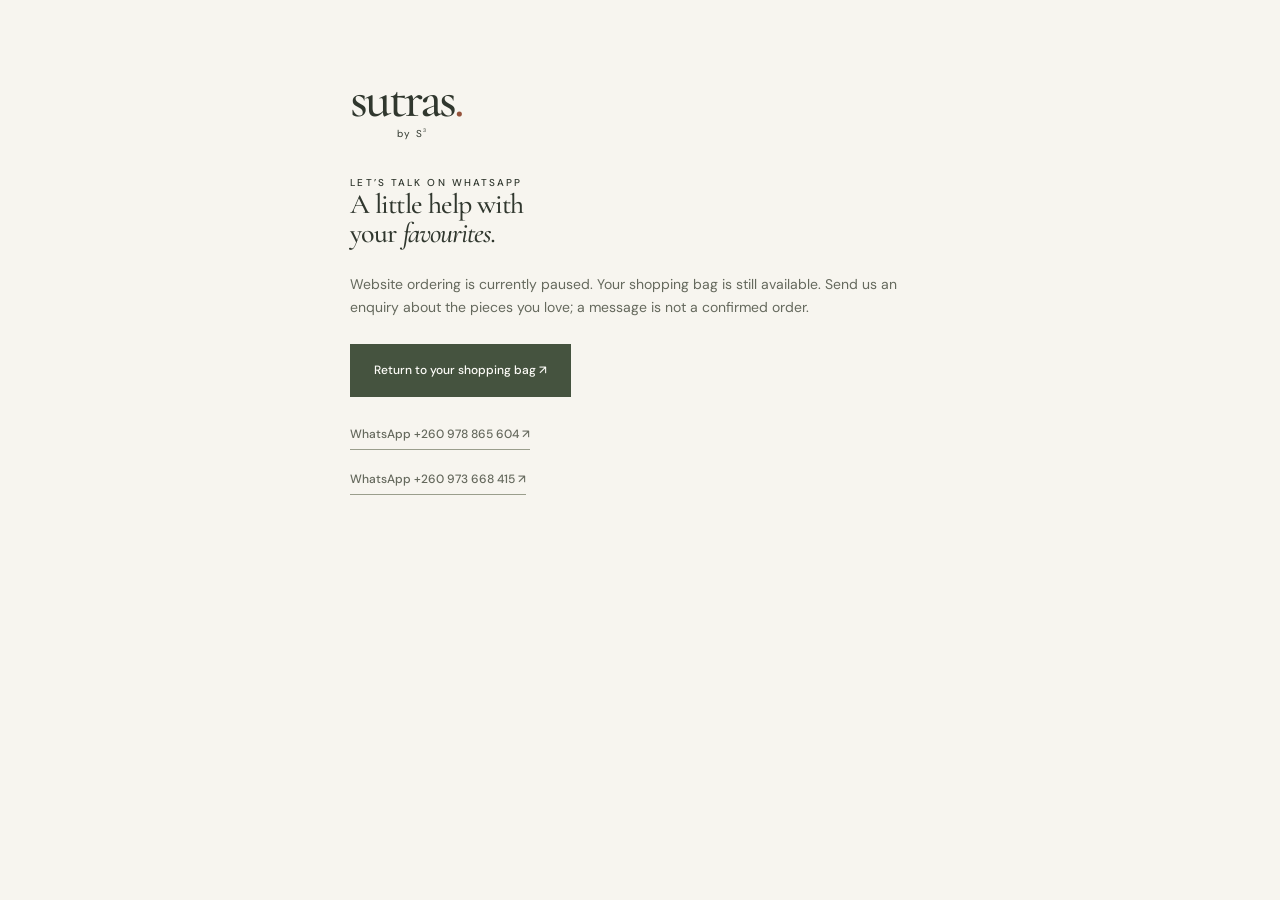
<file: checkout.html>
<!doctype html>
<html lang="en"><head>
<meta http-equiv="Content-Security-Policy" content="default-src 'none'; script-src 'self'; style-src 'self' 'unsafe-inline'; img-src 'self' data:; font-src 'self'; connect-src https://vwrtinivrgbiobabkurw.supabase.co; object-src 'none'; base-uri 'none'; form-action 'none'; upgrade-insecure-requests">
<meta name="referrer" content="no-referrer"><meta charset="utf-8"><meta name="viewport" content="width=device-width,initial-scale=1"><meta name="robots" content="noindex"><title>Enquire with Sutras by S³</title><link rel="icon" href="favicon.svg"><link rel="stylesheet" href="styles.css?v=29.1"></head>
<body><main class="section-wrap" style="padding-top:80px;padding-bottom:80px;max-width:720px"><a class="wordmark" href="index.html">sutras<span class="wordmark-dot">.</span><span class="wordmark-by">by S<sup>3</sup></span></a><p class="eyebrow" style="margin-top:40px">LET’S TALK ON WHATSAPP</p><h1>A little help with<br>your <em>favourites.</em></h1><p style="margin:24px 0">Website ordering is currently paused. Your shopping bag is still available. Send us an enquiry about the pieces you love; a message is not a confirmed order.</p><a class="button button-green" href="index.html?bag=open">Return to your shopping bag ↗</a><p style="margin-top:24px"><a class="text-link" href="https://wa.me/260978865604?text=Hi%20Sutras!%20I%20have%20an%20enquiry." target="_blank" rel="noopener noreferrer">WhatsApp +260 978 865 604 ↗</a></p><p style="margin-top:16px"><a class="text-link" href="https://wa.me/260973668415?text=Hi%20Sutras!%20I%20have%20an%20enquiry." target="_blank" rel="noopener noreferrer">WhatsApp +260 973 668 415 ↗</a></p></main></body></html>
</file>
<file: styles.css>
@font-face{font-family:Cormorant;src:url('assets/fonts/cormorant-medium.woff2') format('woff2');font-weight:500;font-style:normal;font-display:swap}
@font-face{font-family:Cormorant;src:url('assets/fonts/cormorant-medium-italic.woff2') format('woff2');font-weight:500;font-style:italic;font-display:swap}
@font-face{font-family:'DM Sans';src:url('assets/fonts/dm-sans-regular.woff2') format('woff2');font-weight:400;font-style:normal;font-display:swap}
@font-face{font-family:'DM Sans';src:url('assets/fonts/dm-sans-medium.woff2') format('woff2');font-weight:500;font-style:normal;font-display:swap}
@font-face{font-family:'DM Sans';src:url('assets/fonts/dm-sans-semibold.woff2') format('woff2');font-weight:600;font-style:normal;font-display:swap}

:root{--paper:#f7f5ef;--white:#fdfcf8;--ink:#30372e;--muted:#65695d;--olive:#45533f;--deep-olive:#35432f;--rust:#95533c;--rust-dark:#7c412e;--line:#dcded2;--sand:#eeece3;--serif:Cormorant,Georgia,'Times New Roman',serif;--sans:'DM Sans',Arial,sans-serif;--page-width:1440px;--gutter:clamp(24px,5.5vw,88px);--header-height:96px}
*{box-sizing:border-box}html{scroll-behavior:smooth;scroll-padding-top:115px}body{margin:0;background:var(--paper);color:var(--ink);font-family:var(--sans);font-size:14px;line-height:1.7;-webkit-font-smoothing:antialiased}body.modal-open{overflow:hidden}h1,h2,h3,p{margin:0}h1,h2,h3{font-weight:500}h1,h2{font-family:var(--serif);line-height:1.05;letter-spacing:-.035em}h2{font-size:clamp(42px,4.15vw,64px)}h1 em,h2 em{font-weight:500}h3{line-height:1.3}p{color:var(--muted)}a{color:inherit;text-decoration:none}button,input,textarea,select{font:inherit}button{color:inherit;background:none;border:0;cursor:pointer;padding:0}button,a,input,textarea,summary{touch-action:manipulation;-webkit-tap-highlight-color:transparent}button:disabled{cursor:default;opacity:.4}img{display:block;width:100%;height:auto}svg{display:block}button svg,a svg{flex-shrink:0}sup{font-size:.52em;position:relative;top:-.08em;line-height:0}::selection{background:#d7dccb;color:#263021}:focus-visible{outline:2px solid var(--rust);outline-offset:5px}button:focus-visible{border-radius:2px}[hidden]{display:none!important}.sr-only{position:absolute;width:1px;height:1px;padding:0;overflow:hidden;clip:rect(0,0,0,0);white-space:nowrap;border:0}.svg-library{position:absolute;overflow:hidden;width:0;height:0}.icon{width:22px;height:22px;fill:none;stroke:currentColor;stroke-width:1.5;stroke-linecap:round;stroke-linejoin:round}.small-icon{width:15px;height:15px}.section-wrap{width:100%;max-width:var(--page-width);margin-inline:auto;padding-inline:var(--gutter)}.eyebrow{font:500 10px/1.5 var(--sans);letter-spacing:2.3px;color:var(--ink)}.short-line{display:inline-block;width:27px;height:1px;background:var(--rust);margin-right:12px;vertical-align:middle}.skip-link{position:fixed;z-index:100;top:12px;left:12px;transform:translateY(-150%);background:var(--olive);color:white;padding:12px 24px}.skip-link:focus{transform:none}.button{display:inline-flex;justify-content:center;align-items:center;gap:24px;min-height:53px;padding:14px 23px;font-size:12px;font-weight:500;line-height:1.4;border:1px solid transparent;transition:background .2s,color .2s,transform .2s}.button:hover{transform:translateY(-2px)}.button .icon{width:20px;height:20px;transition:transform .2s}.button:hover .icon:last-child{transform:translate(3px,0)}.button-rust{background:var(--rust);color:var(--white)}.button-rust:hover{background:var(--rust-dark)}.button-green{background:var(--olive);color:var(--white)}.button-green:hover{background:var(--deep-olive)}.button-cream{background:var(--paper);color:var(--ink)}.button-cream:hover{background:white}.button-outline{border-color:var(--ink)}.button-outline:hover{background:var(--sand)}.full-width{width:100%}.text-link{display:inline-flex;align-items:center;gap:15px;font-size:12px;font-weight:500;line-height:1.5;position:relative;padding:4px 0 6px;border-bottom:1px solid #9a9e8c;transition:color .2s,border-color .2s}.text-link:hover{color:var(--rust);border-color:var(--rust)}.text-link .icon{width:16px;height:16px}.icon-button{width:42px;height:42px;display:inline-flex;justify-content:center;align-items:center;position:relative;border-radius:50%;transition:background .2s}.icon-button:hover{background:#eaeadd}.announcement{height:34px;background:var(--olive);color:#f3f1e7;display:flex;align-items:center;justify-content:space-between;padding:0 var(--gutter);font-size:10px;letter-spacing:.35px}.announcement-center{font-size:9px;letter-spacing:2px;position:absolute;left:50%;transform:translateX(-50%)}.announcement-location{display:flex;align-items:center;gap:6px}.announcement-location .icon{width:12px;height:12px}.site-header{position:sticky;top:0;z-index:20;background:rgba(247,245,239,.97);border-bottom:1px solid var(--line)}.header-inner{height:var(--header-height);max-width:var(--page-width);padding:0 var(--gutter);margin:auto;display:flex;align-items:center;justify-content:space-between;gap:32px}.wordmark{display:inline-block;font:500 53px/.75 var(--serif);letter-spacing:-3.8px;position:relative;min-width:124px;padding-bottom:15px}.wordmark-dot{color:var(--rust);letter-spacing:-4px}.wordmark-by{position:absolute;bottom:-4px;left:50%;transform:translateX(-50%);font:400 10px/1 var(--sans);letter-spacing:1.3px;white-space:nowrap}.desktop-nav{display:flex;gap:34px;padding-left:62px;align-items:center}.nav-link{font-size:12px;position:relative;padding:14px 0}.nav-link::after{content:'';position:absolute;height:1px;background:var(--rust);bottom:9px;left:0;right:100%;transition:right .2s}.nav-link:hover::after{right:0}.header-actions{display:flex;gap:7px;align-items:center}.instagram-header{display:flex;align-items:center;justify-content:center;width:38px;height:38px}.instagram-header:hover{color:var(--rust)}.header-divider{width:1px;height:21px;background:var(--line);margin:0 12px}.bag-button{margin-left:2px}.bag-count{position:absolute;top:1px;right:-2px;min-width:17px;height:17px;padding:0 4px;display:flex;justify-content:center;align-items:center;font-size:9px;font-weight:500;background:var(--rust);color:var(--white);border:2px solid var(--paper);border-radius:50%}.mobile-menu-button{display:none}

.hero{max-width:var(--page-width);margin:auto;display:grid;grid-template-columns:1fr 1fr;min-height:646px}.hero-copy{display:flex;flex-direction:column;align-items:flex-start;justify-content:center;padding:58px 32px 43px var(--gutter)}.hero-copy .eyebrow{color:var(--rust);font-size:9px;letter-spacing:2px}.hero h1{font-size:clamp(78px,8.1vw,120px);line-height:.94;letter-spacing:-.045em;margin:25px 0 27px}.hero h1 em{color:var(--rust);letter-spacing:-.055em}.hero-intention{font-size:14px;font-weight:500;color:var(--ink);margin-bottom:8px}.hero-description{font-size:13px;line-height:1.85}.hero-buttons{display:flex;gap:25px;align-items:center;margin-top:28px}.hero-buttons .button{min-height:53px;padding:14px 21px;gap:30px}.hero-footnote{margin-top:45px;display:flex;align-items:center;gap:12px;font-size:10px;line-height:1.7;color:var(--muted);width:100%}.tiny-cotton{display:flex;align-items:center;justify-content:center;width:39px;height:39px;border:1px solid #cbd0c0;border-radius:50%;color:var(--olive)}.tiny-cotton .icon{width:30px;height:30px;stroke-width:1.2}.hero-footnote strong{font-weight:400;color:var(--ink)}.hero-footnote-line{width:42px;height:1px;background:var(--line);margin:0 6px}.hero-edition{font-size:8px;letter-spacing:1.6px;line-height:1.9}.hero-visual{min-width:0;position:relative;min-height:646px;background:#ddd4bf}.hero-image{position:absolute;height:100%;width:100%;object-fit:cover;object-position:center 41%}.hero-image-top{position:absolute;top:26px;left:30px;right:30px;display:flex;justify-content:space-between;font-size:8px;letter-spacing:1.4px;color:#343c2a}.cotton-seal{position:absolute;bottom:50px;left:-51px;width:104px;height:104px;border-radius:50%;background:var(--paper);padding:4px;color:var(--olive);box-shadow:0 0 0 6px rgba(247,245,239,.35)}.cotton-seal svg{width:100%;height:100%}.cotton-seal text{font:500 8.4px var(--sans);letter-spacing:2px;fill:currentColor}.image-disclosure{position:absolute;bottom:15px;right:20px;font-size:9px;letter-spacing:.3px;color:#fff;background:rgba(43,40,30,.56);padding:2px 7px;border-radius:1px}.brand-promises{display:grid;grid-template-columns:repeat(4,1fr);max-width:var(--page-width);margin:auto;border-bottom:1px solid var(--line);min-height:97px;padding:0 var(--gutter);align-items:center;gap:22px}.brand-promises>div,.brand-promises>a{display:flex;align-items:center;gap:13px;justify-content:center;position:relative;font-size:10px;letter-spacing:.1px}.brand-promises>div:not(:first-child)::before,.brand-promises>a::before{position:absolute;content:'';height:25px;width:1px;background:var(--line);left:-12px}.brand-promises>a:hover{color:var(--rust)}.promise-icon{height:29px;width:29px;fill:none;stroke:currentColor;stroke-width:1.2;stroke-linecap:round;stroke-linejoin:round;flex-shrink:0}

.style-edits{padding-top:92px;padding-bottom:94px}.edits-intro{display:grid;grid-template-columns:minmax(0,1fr) minmax(280px,430px);gap:60px;align-items:end;margin-bottom:35px}.edits-intro .eyebrow{color:var(--rust);margin-bottom:13px}.edits-intro h2{font-size:clamp(50px,5.1vw,78px)}.edits-intro h2 em{color:var(--rust)}.edits-intro>p{font-size:11px;line-height:1.95;max-width:390px;padding-bottom:4px}.edits-grid{display:grid;grid-template-columns:1.22fr .78fr .78fr;grid-template-rows:330px 330px;gap:12px}.edit-card{position:relative;min-width:0;overflow:hidden;text-align:left;background:var(--sand);isolation:isolate}.edit-card-large{grid-row:span 2}.edit-card-image,.edit-card-image img{position:absolute;inset:0;width:100%;height:100%;display:block}.edit-card-image img{object-fit:cover;object-position:center 38%;transition:transform .8s cubic-bezier(.2,.7,.2,1),filter .5s ease}.edit-card::after{content:'';position:absolute;inset:0;background:linear-gradient(180deg,rgba(28,34,25,.04) 24%,rgba(28,34,25,.76) 100%);z-index:1;pointer-events:none}.edit-card-overlay{position:absolute;inset:0;z-index:2;padding:22px;display:flex;flex-direction:column;justify-content:space-between;color:#fff}.edit-card-number{font-size:9px;letter-spacing:1.8px;opacity:.8}.edit-card-copy small{display:block;font-size:7px;letter-spacing:1.5px;line-height:1.6;margin-bottom:7px;opacity:.82}.edit-card-copy strong{display:block;font:500 clamp(31px,3vw,47px)/.95 var(--serif);letter-spacing:-.025em}.edit-card:not(.edit-card-large) .edit-card-copy strong{font-size:32px}.edit-card-copy>span{display:block;font-size:9px;line-height:1.6;margin-top:8px;max-width:330px;opacity:.82}.edit-card-arrow{align-self:flex-end;display:flex;align-items:center;gap:9px;font-size:9px;letter-spacing:1px;text-transform:uppercase;border-bottom:1px solid rgba(255,255,255,.65);padding-bottom:5px}.edit-card-arrow .icon{width:16px;height:16px}.edit-card:hover .edit-card-image img,.edit-card:focus-visible .edit-card-image img{transform:scale(1.055)}.edit-card:hover::after{background:linear-gradient(180deg,rgba(28,34,25,.02) 18%,rgba(28,34,25,.83) 100%)}.edit-card.is-selected{outline:2px solid var(--rust);outline-offset:-2px}.edit-card.is-selected .edit-card-number::after{content:' SELECTED';color:#fff;margin-left:8px}.edits-action{display:flex;justify-content:flex-end;margin-top:20px}.edits-action .is-hidden{visibility:hidden}.edits-action .text-link{font-size:10px}.style-edits+.collection{padding-top:82px}
.collection{padding-top:82px;padding-bottom:70px}.section-heading{display:flex;align-items:flex-end;justify-content:space-between;gap:30px;margin-bottom:36px}.section-heading .eyebrow{margin-bottom:13px;color:var(--rust)}.section-heading h2{font-size:clamp(42px,3.9vw,60px)}.section-heading h2 em{color:var(--olive)}.heading-aside{font-size:11px;line-height:1.9;padding-bottom:4px}.collection-toolbar{display:flex;align-items:center;justify-content:space-between;gap:20px;border-bottom:1px solid var(--line);margin-bottom:27px}.filter-list{display:flex;gap:25px;overflow:auto;scrollbar-width:none}.filter-list::-webkit-scrollbar{display:none}.filter-button{font-size:11px;white-space:nowrap;padding:0 1px 14px;position:relative;color:var(--muted);border-bottom:2px solid transparent;transition:color .2s,border-color .2s}.filter-button:hover,.filter-button.active{color:var(--ink)}.filter-button.active{border-bottom-color:var(--rust);font-weight:500}.filter-button>span{font-size:8px;display:inline-flex;align-items:center;justify-content:center;min-width:18px;height:18px;border-radius:50%;background:#e7e8dd;color:var(--olive);margin-left:7px}.style-count{font-size:10px;color:var(--muted);white-space:nowrap;padding-bottom:15px}.product-grid{display:grid;grid-template-columns:repeat(4,minmax(0,1fr));gap:23px;min-height:100px}.product-card{min-width:0;animation:fade-up .35s ease both}.product-image-wrap{position:relative;aspect-ratio:3/4;background:#e9e6db;overflow:hidden}.product-image-link{display:block;width:100%;height:100%;overflow:hidden;text-align:left}.product-image-link img{height:100%;width:100%;object-fit:cover;transition:transform .7s ease;object-position:center center}.product-image-link:hover img{transform:scale(1.04)}.preview-tag{font-size:8px;font-weight:500;letter-spacing:1.1px;background:rgba(247,245,239,.92);padding:4px 8px;position:absolute;left:13px;top:13px;pointer-events:none;color:#545849}.quick-add{position:absolute;right:12px;bottom:12px;width:35px;height:35px;border-radius:50%;background:var(--paper);display:flex;justify-content:center;align-items:center;transition:background .2s,transform .2s;box-shadow:0 2px 10px #3538270c}.quick-add:hover{background:var(--olive);color:white;transform:rotate(90deg)}.quick-add .icon{width:18px;height:18px;stroke-width:1.3}.image-view-label{position:absolute;left:13px;bottom:18px;color:var(--ink);font-size:9px;letter-spacing:.3px;padding:3px 7px;background:#f7f5efeb;opacity:0;transform:translateY(4px);transition:opacity .2s,transform .2s}.product-image-link:hover .image-view-label,.product-image-link:focus-visible .image-view-label{opacity:1;transform:none}.product-meta{padding-top:16px}.product-category{display:flex;justify-content:space-between;align-items:center;font-size:8px;letter-spacing:1.2px;text-transform:uppercase;color:var(--muted);margin-bottom:5px}.color-dot{display:inline-block;width:11px;height:11px;border-radius:50%;border:2px solid var(--paper);outline:1px solid #cbcec2}.product-name{font:500 25px/1.25 var(--serif);letter-spacing:-.5px}.product-name:hover{color:var(--rust)}.product-bottom-line{display:flex;justify-content:space-between;align-items:center;margin-top:7px;gap:8px}.product-price{font-size:10px;color:var(--muted)}.product-enquire{font-size:9px;border-bottom:1px solid #b1b5a6;line-height:1.6;white-space:nowrap}.product-enquire:hover{color:var(--rust);border-color:var(--rust)}.recently-viewed{margin-top:42px;padding-top:30px;border-top:1px solid var(--line)}
.recently-viewed-heading{display:flex;align-items:flex-end;justify-content:space-between;gap:24px;margin-bottom:18px}.recently-viewed-heading h3{font-family:var(--serif);font-size:clamp(30px,3vw,48px);font-weight:400;letter-spacing:-.035em;line-height:.98;margin-top:6px}.recently-viewed-heading h3 span{color:var(--rust)}.recent-clear{font-size:10px;align-self:flex-end;margin-bottom:4px}.recently-viewed-grid{display:grid;grid-template-columns:repeat(4,minmax(0,1fr));gap:16px}.recently-viewed-card{display:block;text-align:left;background:none;border:0;padding:0;cursor:pointer;color:inherit}.recently-viewed-image{display:block;aspect-ratio:3/4;overflow:hidden;background:var(--paper-dark)}.recently-viewed-image img{width:100%;height:100%;display:block;object-fit:cover;transition:transform .55s cubic-bezier(.2,.7,.2,1)}.recently-viewed-card:hover .recently-viewed-image img{transform:scale(1.035)}.recently-viewed-copy{display:block;padding-top:9px}.recently-viewed-copy strong{display:block;font-family:var(--serif);font-size:20px;font-weight:400;line-height:1.05}.recently-viewed-copy small{display:block;font-size:9px;letter-spacing:.02em;margin-top:5px;color:var(--muted)}
.collection-note{display:flex;align-items:center;justify-content:center;gap:12px;margin:32px auto 0;text-align:center;padding:17px 20px;background:#efefe6;font-size:10px;line-height:1.85}.collection-note>.icon{width:25px;height:25px;stroke-width:1.2;color:var(--olive);flex-shrink:0}.collection-note a{color:var(--ink);border-bottom:1px solid #aeb29f}.collection-note a:hover{color:var(--rust)}.no-script{padding:25px;background:var(--sand)}.no-script a{text-decoration:underline}

.story{background:var(--sand);padding:66px 0}.story-inner{display:grid;grid-template-columns:1fr 1fr;gap:clamp(55px,8vw,118px);align-items:center}.story-visual{position:relative;height:535px;max-width:515px}.story-visual>img{height:100%;object-fit:cover;object-position:center 56%}.story-image-caption{position:absolute;left:0;right:0;bottom:0;background:var(--olive);color:var(--paper);padding:16px 22px;display:flex;justify-content:space-between;align-items:center;font-size:8px;letter-spacing:1.6px}.story-image-caption .icon{width:16px;height:16px}.story-image-note{position:absolute;right:12px;bottom:65px;font-size:8px;background:#f7f5efe6;color:#4f5448;padding:1px 5px}.story-copy{max-width:480px;padding-bottom:4px}.story-copy>.eyebrow{color:var(--rust);margin-bottom:21px}.story-copy h2{font-size:clamp(52px,5vw,74px)}.story-rule{width:38px;height:1px;background:var(--rust);margin:25px 0}.story-copy>p:not(.eyebrow):not(.story-signature){font-size:12px;line-height:1.95;margin-bottom:15px;max-width:395px}.story-signature{font:italic 500 23px/1.3 var(--serif);color:var(--olive);letter-spacing:-.3px;margin:24px 0}.story-copy>.text-link{font-size:11px}.story-byline{display:flex;align-items:center;gap:14px;padding-top:28px;margin-top:27px;border-top:1px solid #d7d8cc;max-width:395px}.byline-mark{font:500 31px/1 var(--serif);border:1px solid #b7beab;border-radius:50%;width:45px;height:45px;display:flex;align-items:center;justify-content:center;padding-left:3px}.byline-mark sup{align-self:flex-start;margin-top:13px;font-size:14px}.story-byline div>span{font-size:8px;letter-spacing:1.4px;display:block;margin-bottom:3px}.story-byline strong{font-weight:400;font-size:10px;color:var(--muted)}

.cotton-section{display:grid;grid-template-columns:1fr 1.65fr;gap:clamp(35px,5vw,80px);padding-block:94px}.cotton-heading .eyebrow{color:var(--rust);margin-bottom:18px}.cotton-heading h2{font-size:clamp(40px,3.4vw,52px);line-height:1.08;white-space:nowrap}.cotton-heading>p:last-child{margin-top:20px;font-size:11px;line-height:1.9}.cotton-values{display:grid;grid-template-columns:repeat(3,1fr);align-items:center;gap:28px}.cotton-values article{position:relative;border-left:1px solid var(--line);padding-left:24px;padding-top:18px}.value-number{position:absolute;right:0;top:6px;font-size:8px;color:#656e59;letter-spacing:1px}.value-icon{width:39px;height:39px;fill:none;stroke:var(--olive);stroke-width:1.1;stroke-linecap:round;stroke-linejoin:round;margin:0 0 23px}.cotton-values h3{font:500 24px/1.1 var(--serif);margin-bottom:11px;letter-spacing:-.4px}.cotton-values p{font-size:10px;line-height:1.9;max-width:155px}.community{background:#e9eadf;padding:63px 0}.community-inner{display:grid;grid-template-columns:1fr 2.2fr;gap:60px;align-items:center}.community-copy>.icon{color:var(--olive);width:25px;height:25px;margin-bottom:25px}.community-copy .eyebrow{font-size:8px;letter-spacing:1.8px;margin-bottom:16px}.community-copy h2{font-size:59px}.community-copy>p:not(.eyebrow){font-size:10px;line-height:1.9;margin:20px 0}.community-copy .text-link{font-size:11px}.moodboard{display:grid;grid-template-columns:repeat(3,1fr);gap:13px;position:relative;margin-bottom:24px}.moodboard-photo{position:relative;display:block;aspect-ratio:3/4;overflow:hidden;background:var(--sand)}.moodboard-photo>img{height:100%;object-fit:cover;transition:transform .6s}.moodboard-photo:hover>img{transform:scale(1.05)}.moodboard-one img{object-position:center 40%;transform:scale(1.35)}.moodboard-one:hover img{transform:scale(1.41)}.moodboard-two{margin-top:25px;margin-bottom:-25px}.moodboard-two img{object-position:center}.moodboard-three img{object-position:center 45%;transform:scale(1.15)}.moodboard-three:hover img{transform:scale(1.21)}.moodboard-photo>span{position:absolute;left:0;right:0;bottom:0;padding:12px 13px;background:linear-gradient(transparent,#20241d72);color:white;display:flex;justify-content:space-between;align-items:center;font:italic 500 20px var(--serif)}.moodboard-photo .icon{width:17px;height:17px}.moodboard-note{position:absolute;left:0;right:0;bottom:-57px;text-align:center;font-size:8px;color:#646c5a}

.faq-section{display:grid;grid-template-columns:1fr 1.25fr;gap:95px;padding-top:94px;padding-bottom:91px}.faq-heading .eyebrow{color:var(--rust);margin-bottom:17px}.faq-heading h2{font-size:clamp(43px,3.7vw,55px)}.faq-heading>p:not(.eyebrow){font-size:11px;line-height:1.85;margin-top:20px;margin-bottom:22px}.faq-heading .text-link{font-size:11px}.faq-list{border-top:1px solid var(--line)}.faq-list details{border-bottom:1px solid var(--line)}.faq-list summary{list-style:none;display:flex;justify-content:space-between;align-items:center;cursor:pointer;padding:21px 0;gap:25px;font-size:12px}.faq-list summary::-webkit-details-marker{display:none}.faq-list summary:hover{color:var(--rust)}.faq-list summary .icon{width:17px;height:17px;transition:transform .2s;flex-shrink:0}.faq-list details[open] summary .icon{transform:rotate(45deg)}.faq-answer{font-size:11px;line-height:1.95;color:var(--muted);padding:0 30px 23px 0;max-width:550px}.contact-section{position:relative;background:var(--olive);color:var(--paper);padding:67px 24px 45px;text-align:center;overflow:hidden}.contact-content{position:relative;z-index:1}.contact-content>.eyebrow{color:#d8ddcd;font-size:9px;letter-spacing:2px}.contact-content h2{font-size:clamp(60px,5.6vw,84px);margin:22px 0 18px;line-height:.95;color:var(--paper)}.contact-content>p:not(.eyebrow):not(.contact-location){font-size:12px;color:#d0d5c6;margin-bottom:25px}.contact-content .button{font-size:11px;gap:15px}.contact-location{display:flex;align-items:center;justify-content:center;gap:7px;color:#c4cbb7;font-size:8px;letter-spacing:1.8px;margin-top:29px}.contact-location .icon{width:12px;height:12px}.contact-cotton{position:absolute;left:3%;bottom:-18%;height:115%;width:32%;fill:none;stroke:#b9c0a6;stroke-width:.24;stroke-linecap:round;stroke-linejoin:round;opacity:.35;transform:rotate(-18deg)}.contact-side-text{position:absolute;right:45px;top:50%;transform:translateY(-50%);writing-mode:vertical-rl;font-size:8px;letter-spacing:2.3px;color:#b8c2ab}.site-footer{background:var(--paper)}.footer-main{display:grid;grid-template-columns:1.5fr .75fr 1.25fr 1fr;gap:40px;padding-top:68px;padding-bottom:49px}.footer-brand .wordmark{font-size:59px;min-width:139px}.footer-brand>p{font-size:10px;line-height:1.9;margin-top:26px}.footer-social{display:inline-flex;align-items:center;gap:9px;margin-top:17px;font-size:10px}.footer-social>.icon:first-child{width:16px;height:16px}.footer-social:hover{color:var(--rust)}.footer-column{padding-top:3px;display:flex;flex-direction:column;align-items:flex-start;gap:10px}.footer-column h3{font-size:9px;letter-spacing:1.4px;font-weight:500;margin-bottom:9px}.footer-column>a,.footer-column>button{font-size:10px;line-height:1.9;display:flex;gap:10px;align-items:center}.footer-column>a:hover,.footer-column>button:hover{color:var(--rust);text-decoration:underline;text-underline-offset:5px}.footer-muted{font-size:8px;color:var(--muted);margin-top:2px}.footer-note{padding-top:4px}.footer-note>.promise-icon{width:33px;height:33px;margin-bottom:13px;color:var(--olive)}.footer-note>p{font:500 28px/1.06 var(--serif);color:var(--ink)}.footer-note>span{display:block;font-size:8px;color:var(--muted);margin-top:14px}.footer-bottom{padding-top:18px;padding-bottom:20px;display:flex;align-items:center;justify-content:space-between;font-size:8px;border-top:1px solid var(--line);gap:20px}.footer-bottom>span{font-size:7px;letter-spacing:1.7px;color:var(--muted)}.footer-info-button{font-size:8px;color:var(--muted)}.footer-info-button:hover{color:var(--ink);text-decoration:underline}.floating-whatsapp{position:fixed;bottom:26px;right:27px;z-index:18;height:51px;width:51px;border-radius:50%;background:var(--olive);color:var(--paper);display:flex;justify-content:center;align-items:center;box-shadow:0 4px 20px #232a2626;border:1px solid #f7f5ef88;transition:transform .2s,background .2s}.floating-whatsapp:hover{background:var(--deep-olive);transform:translateY(-3px)}.floating-whatsapp>.icon{width:27px;height:27px;stroke-width:1.35}.floating-whatsapp>span{position:absolute;right:63px;background:var(--paper);color:var(--ink);box-shadow:0 2px 12px #282e261a;padding:6px 12px;font-size:11px;white-space:nowrap;opacity:0;transform:translateX(5px);pointer-events:none;transition:opacity .2s,transform .2s}.floating-whatsapp:hover>span,.floating-whatsapp:focus-visible>span{opacity:1;transform:none}

/* Accessible native dialogs: keyboard focus is trapped by the browser. */
dialog{border:0;background:var(--paper);color:var(--ink);padding:35px;width:min(700px,calc(100% - 36px));max-height:calc(100dvh - 50px);box-shadow:0 15px 90px #15201322}dialog::backdrop{background:rgba(31,38,27,.46);backdrop-filter:blur(4px)}dialog[open]{animation:dialog-enter .22s ease both}dialog h2{font-size:40px;letter-spacing:-1.5px}dialog h2 em{color:var(--rust)}.dialog-top{display:flex;align-items:center;justify-content:space-between;gap:20px;margin-bottom:25px}.dialog-top>.icon-button{flex-shrink:0;align-self:flex-start;margin:-7px -7px 0 0}.dialog-top .eyebrow{color:var(--rust);font-size:8px;letter-spacing:1.6px;margin-bottom:9px}.search-field{display:flex;align-items:center;gap:13px;border-bottom:1px solid var(--ink);padding-bottom:12px}.search-field>.icon{width:21px;height:21px;flex-shrink:0}.search-field input{border:0;background:transparent;min-width:0;width:100%;font-size:14px;outline:none;color:var(--ink)}.search-field:focus-within{outline:2px solid var(--rust);outline-offset:7px}.search-field input::-webkit-search-cancel-button{-webkit-appearance:none}.search-reset{font-size:10px;color:var(--muted);text-decoration:underline;text-underline-offset:3px;padding:3px}.search-result-count{font-size:10px;color:var(--muted);margin-top:18px;margin-bottom:14px}.search-results{display:grid;grid-template-columns:1fr 1fr;gap:13px}.search-result{display:flex;align-items:center;gap:13px;text-align:left;border:1px solid var(--line);padding:9px;transition:background .2s}.search-result:hover{background:var(--sand)}.search-result img{width:62px;height:83px;object-fit:cover}.search-result strong{font:500 22px/1.1 var(--serif);display:block;margin-bottom:5px}.search-result small{font-size:9px;color:var(--muted);display:block;line-height:1.7}.search-empty{grid-column:1/-1;text-align:center;padding:27px 10px 20px}.search-empty h3{font:500 29px var(--serif);margin-bottom:10px}.search-empty p{font-size:12px;max-width:360px;margin:auto}.dialog-small-note{border-top:1px solid var(--line);padding-top:20px;margin-top:25px;font-size:10px}.dialog-small-note a{text-decoration:underline;text-underline-offset:3px;color:var(--ink)}.product-dialog{width:min(950px,calc(100% - 44px));padding:0;overflow-y:auto}.product-close{position:absolute;right:15px;top:15px;z-index:1;background:var(--paper)}.product-detail-layout{display:grid;grid-template-columns:1fr 1.05fr}.product-detail-image{background:var(--sand);height:100%;min-height:570px;position:relative}.product-detail-image>img{width:100%;height:100%;object-fit:cover;position:absolute;object-position:center}.product-detail-copy{padding:46px 34px 33px}.detail-eyebrow{font-size:8px;color:var(--rust);letter-spacing:1.5px;margin-bottom:13px}.product-detail-copy h2{font-size:44px;line-height:1.02;padding-right:4px;margin-bottom:14px}.detail-color{display:flex;align-items:center;gap:9px;color:var(--muted);font-size:10px;margin-bottom:19px}.detail-description{font-size:12px;line-height:1.9;margin-bottom:15px}.detail-features{font-size:9px;line-height:1.8;padding-bottom:20px;border-bottom:1px solid var(--line)}.preview-notice{padding:11px 12px;background:var(--sand);font-size:9px;line-height:1.8;margin:17px 0}.preview-notice strong{font-weight:500;color:var(--rust);display:block}.detail-size-label{font-size:10px;font-weight:500;margin-bottom:10px}.detail-size-label>span{font-size:9px;font-weight:400;color:var(--muted)}.size-list{display:flex;flex-wrap:wrap;gap:7px;margin-bottom:11px}.size-option{min-height:34px;min-width:35px;padding:5px 8px;border:1px solid #c6ccbe;font-size:10px}.size-option[aria-pressed=true]{background:var(--olive);border-color:var(--olive);color:white}.size-option:hover{border-color:var(--olive)}.size-helper{font-size:9px;margin-bottom:18px}.detail-price{display:flex;align-items:center;justify-content:space-between;gap:12px;margin-bottom:14px;font-size:12px}.detail-price>span:last-child{font-size:9px;color:var(--muted)}.detail-add-button{font-size:11px;gap:10px;padding-inline:15px}.detail-add-button>.icon{width:18px;height:18px}.detail-direct-enquiry{display:flex;justify-content:center;font-size:10px;text-decoration:underline;text-underline-offset:4px;margin-top:15px}.detail-direct-enquiry:hover{color:var(--rust)}.drawer{position:fixed;inset:0 0 0 auto;margin:0;width:min(500px,100%);max-height:none;height:100dvh;max-width:100%;padding:31px;box-shadow:-5px 0 40px #1e28132e;overflow-y:auto}.drawer[open]{animation:drawer-enter .25s ease both}.bag-dialog .dialog-top{margin-bottom:17px}.bag-dialog h2{font-size:37px}.bag-dialog h2>span{color:var(--rust)}.bag-intro{font-size:11px;line-height:1.8;margin-bottom:24px;max-width:360px}.bag-items{border-top:1px solid var(--line)}.bag-item{display:grid;grid-template-columns:79px 1fr;gap:17px;padding:20px 0;border-bottom:1px solid var(--line)}.bag-item img{width:79px;height:106px;object-fit:cover}.bag-item-content{min-width:0}.bag-item-heading{display:flex;align-items:flex-start;justify-content:space-between;gap:8px}.bag-item h3{font:500 25px/1.1 var(--serif);letter-spacing:-.3px}.bag-remove{font-size:9px;line-height:1.5;color:var(--muted);text-decoration:underline;text-underline-offset:3px;padding-top:4px}.bag-remove:hover{color:var(--rust)}.bag-item p{font-size:9px;line-height:1.8;margin-top:4px}.bag-item-bottom{display:flex;justify-content:space-between;align-items:center;margin-top:10px;gap:10px}.quantity-controls{display:flex;align-items:center;border:1px solid #cbd0c1;height:29px}.quantity-controls button{width:30px;height:27px;display:flex;align-items:center;justify-content:center}.quantity-controls .icon{width:12px;height:12px}.quantity-controls button:not(:disabled):hover{background:var(--sand)}.quantity-value{font-size:10px;width:22px;text-align:center}.bag-item-bottom>span{font-size:9px;color:var(--muted)}.bag-footer{padding-top:24px}.field-label{font-size:10px;font-weight:500;display:block;margin-bottom:8px}.field-label span{font-weight:400;color:var(--muted)}textarea{width:100%;border:1px solid #c7cdbc;background:transparent;resize:vertical;padding:10px 12px;min-height:74px;font-size:11px;color:var(--ink);border-radius:0}.enquiry-summary{display:flex;align-items:center;justify-content:space-between;gap:15px;margin:20px 0 15px;font-size:10px}.enquiry-summary>span:last-child{color:var(--muted)}.bag-footer .button{font-size:11px;gap:13px;padding-inline:13px}.alternate-line{display:block;text-align:center;font-size:9px;padding:14px 0 11px;text-decoration:underline;text-underline-offset:3px}.alternate-line:hover{color:var(--rust)}.bag-disclaimer{font-size:9px;line-height:1.8;text-align:center;margin-bottom:10px}.empty-bag{display:flex;flex-direction:column;align-items:center;text-align:center;padding:60px 20px 25px}.empty-bag>.icon{width:50px;height:50px;stroke-width:.8;margin-bottom:20px;color:var(--olive)}.empty-bag h3{font:500 35px/1.1 var(--serif);margin-bottom:14px}.empty-bag p{font-size:12px;max-width:260px;margin-bottom:25px;line-height:1.85}.empty-bag .button{font-size:11px}.clear-bag{font-size:9px;text-decoration:underline;text-underline-offset:4px;display:block;margin:15px 0 0 auto;color:var(--muted)}.clear-bag:hover{color:var(--rust)}.contact-dialog{width:min(500px,calc(100% - 34px));padding:40px}.corner-close{position:absolute;right:12px;top:12px}.contact-dialog-icon{height:34px;width:34px;fill:none;stroke:var(--olive);stroke-width:1.2;stroke-linejoin:round;stroke-linecap:round;margin-bottom:23px}.contact-dialog .eyebrow{font-size:8px;letter-spacing:1.5px;color:var(--rust);margin-bottom:14px}.contact-dialog h2{font-size:46px;margin-bottom:17px}.contact-dialog>p:not(.eyebrow):not(.contact-dialog-location){font-size:12px;line-height:1.85;margin-bottom:27px}.contact-number{display:flex;align-items:center;justify-content:space-between;padding:17px 18px;border:1px solid #cbd0c2;margin-bottom:10px;font-size:17px;transition:background .2s}.contact-number small{display:block;font-size:8px;color:var(--muted);letter-spacing:1.5px;margin-bottom:4px}.contact-number>.icon{width:19px;height:19px}.contact-number:hover{background:#e9ecdf}.contact-dialog-location{display:flex;gap:6px;align-items:center;justify-content:center;font-size:10px;margin-top:22px}.contact-dialog-location .icon{width:14px;height:14px}.info-dialog{font-size:12px;line-height:1.9}.info-dialog h2{font-size:35px}.info-dialog h3{font-size:12px;font-weight:500;margin:22px 0 9px}.info-dialog p{font-size:11px}.menu-dialog{max-width:400px;padding:29px}.menu-dialog h2{font-size:30px}.menu-dialog nav{display:flex;flex-direction:column;margin:32px 0}.menu-dialog nav a{font:500 35px var(--serif);padding:18px 0;border-bottom:1px solid var(--line);display:flex;justify-content:space-between;align-items:center}.menu-dialog nav a>.icon{width:19px;height:19px}.menu-tagline{font:500 30px/1.15 var(--serif);margin-top:70px;color:var(--ink)}.menu-tagline em{color:var(--rust)}.bag-confirmation{display:flex;align-items:center;justify-content:space-between;gap:13px;margin-top:10px;padding:11px 12px;border:1px solid #cbd0c2;background:var(--sand);opacity:0;transform:translateY(-4px);transition:opacity .18s,transform .18s}.bag-confirmation.visible{opacity:1;transform:translateY(0)}.bag-confirmation[hidden]{display:none}.bag-confirmation-message{display:flex;align-items:center;gap:9px;min-width:0}.bag-confirmation-check{display:inline-flex;align-items:center;justify-content:center;width:22px;height:22px;flex:0 0 22px;border-radius:50%;background:var(--olive);color:var(--paper)}.bag-confirmation-check .icon{width:13px;height:13px;stroke-width:1.8}.bag-confirmation-message strong{display:block;font-size:10px;font-weight:500}.bag-confirmation-message small{display:block;color:var(--muted);font-size:8px;line-height:1.5;margin-top:2px}.bag-confirmation-action{flex:0 0 auto;border:1px solid #aeb5a2;background:transparent;color:var(--ink);padding:7px 10px;font-size:9px;cursor:pointer}.bag-confirmation-action:hover,.bag-confirmation-action:focus-visible{background:var(--paper);border-color:var(--olive)}.bag-confirmation-action:focus-visible{outline:2px solid var(--olive);outline-offset:2px}.toast{position:fixed;bottom:24px;left:50%;transform:translate(-50%,20px);background:var(--ink);color:var(--paper);padding:13px 23px;font-size:12px;z-index:50;box-shadow:0 5px 20px #19201626;opacity:0;visibility:hidden;transition:transform .2s,opacity .2s,visibility .2s;text-align:center;max-width:calc(100% - 40px);width:max-content;pointer-events:none}.toast.visible{opacity:1;visibility:visible;transform:translate(-50%,0)}.toast-message{display:flex;align-items:center;gap:9px}.toast-check{display:inline-flex;align-items:center;justify-content:center;width:20px;height:20px;flex:0 0 20px;border:1px solid #f7f5ef66;border-radius:50%}.toast-check .icon{width:12px;height:12px;stroke-width:1.8}.toast-action{border:1px solid #f7f5ef66;color:var(--paper);background:transparent;padding:7px 10px;font:inherit;font-size:10px;white-space:nowrap;cursor:pointer}.toast-action:hover,.toast-action:focus-visible{background:#f7f5ef12;border-color:#f7f5efaa}.toast-action:focus-visible{outline:2px solid var(--paper);outline-offset:2px}
@keyframes fade-up{from{opacity:.5;transform:translateY(8px)}to{opacity:1;transform:translateY(0)}}@keyframes dialog-enter{from{opacity:0;transform:translateY(10px)}to{opacity:1;transform:translateY(0)}}@keyframes drawer-enter{from{opacity:.6;transform:translateX(30px)}to{opacity:1;transform:translateX(0)}}

@media(min-width:1600px){.hero{border-inline:1px solid var(--line)}.hero-visual{min-height:690px}.hero-copy{padding-left:88px}.brand-promises{border-inline:1px solid var(--line)}}
@media(max-width:1199px){:root{--gutter:40px;--header-height:85px}.desktop-nav{padding-left:30px;gap:25px}.hero{min-height:590px}.hero-copy{padding-top:45px;padding-bottom:35px}.hero h1{font-size:95px}.hero-visual{min-height:590px}.hero-buttons{gap:19px}.hero-buttons>.button{font-size:11px;gap:18px;padding:14px 17px}.hero-buttons>.text-link{font-size:11px;gap:8px}.hero-footnote{margin-top:35px}.cotton-seal{width:92px;height:92px;left:-44px;bottom:42px}.hero-image-top{left:20px;right:20px;font-size:7px}.brand-promises{gap:18px}.brand-promises>div,.brand-promises>a{gap:8px;font-size:9px}.brand-promises .promise-icon{width:25px;height:25px}.section-heading h2{font-size:50px}.product-grid{gap:18px}.product-name{font-size:23px}.product-price{font-size:9px}.product-enquire{font-size:8px}.preview-tag{left:10px;top:10px;font-size:7px}.story-inner{gap:65px}.story-visual{height:510px}.story-copy h2{font-size:64px}.cotton-section{gap:35px;grid-template-columns:1fr 1.75fr}.cotton-heading h2{font-size:41px}.cotton-values{gap:18px}.cotton-values article{padding-left:18px}.cotton-values h3{font-size:22px}.community-inner{gap:40px}.community-copy h2{font-size:54px}.moodboard{gap:10px}.moodboard-photo>span{font-size:17px;padding:10px}.faq-section{gap:55px}.footer-main{gap:25px;grid-template-columns:1.45fr .7fr 1.3fr 1fr}.footer-note>p{font-size:26px}}
@media(max-width:959px){:root{--gutter:30px;--header-height:80px}.announcement>span:first-child{font-size:9px}.announcement-center{display:none}.desktop-nav{padding-left:10px;gap:20px}.header-inner{gap:20px}.nav-link{font-size:11px}.header-divider{margin:0 3px}.header-actions{gap:4px}.wordmark{font-size:47px;min-width:110px}.hero{grid-template-columns:1fr 1fr;min-height:550px}.hero-copy{padding-right:25px;padding-top:43px}.hero h1{font-size:80px;margin-top:24px;margin-bottom:24px}.hero-copy .eyebrow{font-size:8px;letter-spacing:1.4px}.hero-visual{min-height:550px}.hero-intention{font-size:12px}.hero-description{font-size:11px}.hero-buttons{align-items:flex-start;flex-direction:column;gap:15px;margin-top:22px}.hero-buttons>.button{font-size:11px;padding:14px 18px;min-height:47px;gap:25px}.hero-buttons>.text-link{font-size:10px}.hero-footnote{margin-top:27px;font-size:9px;gap:9px}.hero-footnote-line{width:22px;margin-inline:3px}.hero-edition{font-size:7px;letter-spacing:1px}.tiny-cotton{width:33px;height:33px}.tiny-cotton .icon{width:25px;height:25px}.cotton-seal{width:76px;height:76px;left:-36px;bottom:35px}.hero-image-top{left:16px;right:16px;font-size:6px;letter-spacing:1px}.hero-image-top span:last-child{display:none}.brand-promises{grid-template-columns:1fr 1fr;min-height:109px;padding-block:17px;gap:14px}.brand-promises>div,.brand-promises>a{font-size:10px;justify-content:flex-start;gap:11px;padding-left:25px}.brand-promises>div:nth-child(3)::before{display:none}.brand-promises>div:nth-child(2)::before,.brand-promises>a::before{left:0}.collection{padding-top:62px;padding-bottom:56px}.section-heading{margin-bottom:28px}.section-heading h2{font-size:45px}.heading-aside{font-size:10px}.filter-list{gap:22px}.filter-button{font-size:10px}.product-grid{grid-template-columns:repeat(2,minmax(0,1fr));gap:30px 22px}.product-name{font-size:28px}.product-category{font-size:9px}.product-price{font-size:11px}.product-enquire{font-size:10px}.preview-tag{font-size:8px;left:14px;top:14px}.quick-add{width:37px;height:37px;right:14px;bottom:14px}.image-view-label{opacity:1;transform:none;font-size:9px}.story{padding-block:50px}.story-inner{gap:40px;align-items:center}.story-visual{height:510px}.story-copy h2{font-size:54px}.story-copy>.eyebrow{font-size:8px;letter-spacing:1.5px;margin-bottom:17px}.story-copy>p:not(.eyebrow):not(.story-signature){font-size:11px;line-height:1.9}.story-rule{margin:20px 0}.story-signature{font-size:21px;margin:20px 0}.story-copy>.text-link{font-size:10px;gap:10px}.story-byline{margin-top:21px;padding-top:22px}.story-image-caption{font-size:7px;letter-spacing:1px;padding:15px}.cotton-section{display:block;padding-block:67px}.cotton-heading h2{font-size:48px}.cotton-heading>p:last-child{font-size:12px;line-height:1.8;margin-top:18px}.cotton-heading>p:last-child br{display:none}.cotton-values{margin-top:35px;gap:30px}.cotton-values article{padding:16px 0 0 23px}.cotton-values h3{font-size:28px}.cotton-values p{font-size:11px;max-width:180px}.community{padding-block:50px 65px}.community-inner{display:block}.community-copy{margin-bottom:27px;position:relative}.community-copy h2{font-size:50px}.community-copy h2 br{display:none}.community-copy>.icon{position:absolute;right:0;top:0}.community-copy>.eyebrow{margin-bottom:14px}.community-copy>p:not(.eyebrow){font-size:11px;margin:15px 0}.community-copy>p:not(.eyebrow) br{display:none}.community-copy>.text-link{position:absolute;right:0;bottom:2px}.moodboard{margin-bottom:20px;gap:14px}.moodboard-photo{aspect-ratio:4/5}.moodboard-photo>span{font-size:21px;padding:12px}.moodboard-note{font-size:9px}.faq-section{grid-template-columns:1fr 1.2fr;gap:40px;padding-block:64px}.faq-heading h2{font-size:43px}.faq-list summary{font-size:11px;gap:14px;padding-block:19px}.faq-answer{font-size:10px;padding-right:10px}.contact-section{padding-block:54px 40px}.contact-content h2{font-size:74px}.footer-main{grid-template-columns:1.1fr 1fr 1.2fr;gap:30px;padding-top:55px;padding-bottom:45px}.footer-note{display:none}.footer-brand .wordmark{font-size:52px;min-width:123px}.footer-brand>p{font-size:9px}.footer-column>a,.footer-column>button{font-size:10px}.footer-muted{font-size:8px}.footer-bottom>span{display:none}.product-detail-copy{padding:44px 27px 27px}.product-detail-copy h2{font-size:39px}.detail-description{font-size:11px}.detail-features{font-size:8px}.product-detail-image{min-height:575px}.product-dialog{width:calc(100% - 34px)}.detail-size-label>span{display:block;margin-top:3px}}
@media(max-width:699px){:root{--gutter:22px;--header-height:75px}html{scroll-padding-top:91px}.announcement{height:29px;justify-content:center;font-size:9px;padding:0 14px;letter-spacing:.5px}.announcement>span:first-child{display:none}.announcement-center{display:block;position:static;transform:none;font-size:8px;letter-spacing:1.9px}.announcement-location{display:none}.header-inner{gap:15px}.wordmark{font-size:47px;min-width:109px;padding-bottom:13px}.wordmark-by{font-size:8px;letter-spacing:1.1px;bottom:-3px}.desktop-nav,.instagram-header,.header-divider{display:none}.header-actions{gap:3px}.icon-button{width:38px;height:38px}.header-actions .icon{width:21px;height:21px}.bag-button{margin:0 3px 0 0}.bag-count{right:0;top:0;font-size:8px;width:16px;height:16px;min-width:16px}.mobile-menu-button{display:inline-flex;margin-right:-7px}.hero{display:flex;flex-direction:column;min-height:0}.hero-copy{padding:41px var(--gutter) 35px;position:relative;align-items:center;text-align:center}.hero-copy .eyebrow{font-size:8px;letter-spacing:1.7px}.short-line{width:19px;margin-right:8px}.hero h1{font-size:clamp(78px,20vw,113px);margin:22px 0;line-height:.88;letter-spacing:-.05em}.hero h1 br{display:block}.hero-intention{font-size:12px;margin-bottom:7px}.hero-description{font-size:11px;line-height:1.8}.hero-description br{display:none}.hero-buttons{flex-direction:row;align-items:center;justify-content:center;gap:22px;margin-top:24px}.hero-buttons>.button{padding:13px 16px;gap:18px;font-size:10px;min-height:47px}.hero-buttons>.text-link{font-size:10px;white-space:nowrap;gap:6px}.hero-buttons>.text-link .icon{width:13px;height:13px}.hero-footnote{display:none}.hero-visual{min-height:0;height:auto;aspect-ratio:1.09;max-height:600px;margin:0 var(--gutter) 21px}.hero-image{object-position:center 40%}.hero-image-top{top:16px;left:16px;right:16px;font-size:6px;letter-spacing:.9px}.hero-image-top span:last-child{display:inline}.cotton-seal{width:78px;height:78px;left:auto;right:13px;bottom:17px;box-shadow:0 0 0 4px #f7f5ef42}.image-disclosure{font-size:7px;left:9px;right:auto;bottom:9px;padding:1px 5px}.brand-promises{padding:18px var(--gutter);gap:16px 11px;min-height:103px;border-top:1px solid var(--line)}.brand-promises>div,.brand-promises>a{padding-left:0;font-size:8px;gap:7px;letter-spacing:0;line-height:1.4}.brand-promises>div:nth-child(2)::before,.brand-promises>a::before{display:none}.brand-promises .promise-icon{width:25px;height:25px;stroke-width:1.35}.collection{padding-top:43px;padding-bottom:40px}.section-heading{display:block;margin-bottom:23px}.section-heading .eyebrow{font-size:8px;letter-spacing:1.7px;margin-bottom:12px}.section-heading h2{font-size:clamp(37px,8.7vw,53px);letter-spacing:-.04em}.heading-aside{font-size:10px;margin-top:13px;line-height:1.8}.heading-aside br{display:none}.collection-toolbar{gap:0;margin-bottom:22px;position:relative}.filter-list{gap:23px;width:100%}.filter-button{font-size:10px;padding-bottom:12px}.filter-button>span{font-size:7px;margin-left:4px;min-width:15px;height:15px}.style-count{display:none}.product-grid{gap:25px 12px}.product-image-wrap{aspect-ratio:3/4.1}.product-image-link img{object-fit:cover}.preview-tag{font-size:6px;letter-spacing:.7px;left:8px;top:8px;padding:3px 5px}.quick-add{width:30px;height:30px;right:8px;bottom:8px}.quick-add .icon{width:15px;height:15px}.image-view-label{display:none}.product-meta{padding-top:11px}.product-category{font-size:7px;letter-spacing:.7px;margin-bottom:5px}.color-dot{width:9px;height:9px}.product-name{font-size:clamp(22px,5.3vw,29px);letter-spacing:-.6px;line-height:1.1;text-align:left}.product-bottom-line{align-items:flex-start;flex-direction:column;gap:6px;margin-top:7px}.product-price{font-size:9px}.product-enquire{font-size:9px}.recently-viewed{margin-top:42px;padding-top:30px;border-top:1px solid var(--line)}
.recently-viewed-heading{display:flex;align-items:flex-end;justify-content:space-between;gap:24px;margin-bottom:18px}.recently-viewed-heading h3{font-family:var(--serif);font-size:clamp(30px,3vw,48px);font-weight:400;letter-spacing:-.035em;line-height:.98;margin-top:6px}.recently-viewed-heading h3 span{color:var(--rust)}.recent-clear{font-size:10px;align-self:flex-end;margin-bottom:4px}.recently-viewed-grid{display:grid;grid-template-columns:repeat(4,minmax(0,1fr));gap:16px}.recently-viewed-card{display:block;text-align:left;background:none;border:0;padding:0;cursor:pointer;color:inherit}.recently-viewed-image{display:block;aspect-ratio:3/4;overflow:hidden;background:var(--paper-dark)}.recently-viewed-image img{width:100%;height:100%;display:block;object-fit:cover;transition:transform .55s cubic-bezier(.2,.7,.2,1)}.recently-viewed-card:hover .recently-viewed-image img{transform:scale(1.035)}.recently-viewed-copy{display:block;padding-top:9px}.recently-viewed-copy strong{display:block;font-family:var(--serif);font-size:20px;font-weight:400;line-height:1.05}.recently-viewed-copy small{display:block;font-size:9px;letter-spacing:.02em;margin-top:5px;color:var(--muted)}
.recently-viewed{margin-top:34px;padding-top:24px}.recently-viewed-heading{align-items:flex-end;margin-bottom:14px}.recently-viewed-heading h3{font-size:34px}.recent-clear{font-size:9px}.recently-viewed-grid{grid-template-columns:repeat(2,minmax(0,1fr));gap:20px 10px}.recently-viewed-copy strong{font-size:18px}.recently-viewed-copy small{font-size:8px}
.collection-note{font-size:9px;line-height:1.85;padding:13px 12px;margin-top:25px;gap:9px;text-align:left;align-items:flex-start}.collection-note .icon{width:22px;height:22px;margin-top:4px}.desktop-only{display:none}.story{padding-block:30px 39px}.story-inner{display:flex;flex-direction:column;gap:34px;align-items:stretch}.story-visual{height:auto;aspect-ratio:1.11;max-width:none}.story-visual>img{height:100%;object-position:center 56%}.story-image-caption{padding:12px 15px;font-size:7px;letter-spacing:1.4px}.story-image-caption .icon{width:15px;height:15px}.story-image-note{bottom:49px;font-size:7px}.story-copy{padding:0 8px;max-width:none}.story-copy>.eyebrow{font-size:8px;letter-spacing:1.8px;margin-bottom:17px}.story-copy h2{font-size:60px}.story-rule{margin:22px 0}.story-copy>p:not(.eyebrow):not(.story-signature){font-size:12px;line-height:1.9;max-width:none}.story-signature{font-size:23px;margin:21px 0}.story-copy>.text-link{font-size:11px;gap:16px}.story-byline{margin-top:24px;padding-top:22px;max-width:none}.story-byline strong{font-size:10px}.cotton-section{padding-block:45px}.cotton-heading .eyebrow{font-size:8px;letter-spacing:1.7px;margin-bottom:15px}.cotton-heading h2{font-size:47px;white-space:normal;line-height:1.02}.cotton-heading>p:last-child{font-size:11px;margin-top:17px}.cotton-values{grid-template-columns:1fr;gap:0;margin-top:26px}.cotton-values article{border-left:0;border-top:1px solid var(--line);padding:22px 28px 22px 57px;position:relative}.cotton-values article:last-child{padding-bottom:0}.value-icon{position:absolute;width:35px;height:35px;left:3px;top:24px;margin:0}.value-number{right:0;top:22px;font-size:8px}.cotton-values h3{font-size:28px;margin-bottom:7px}.cotton-values p{font-size:11px;max-width:100%;line-height:1.85}.community{padding-block:38px 48px}.community-inner{padding-inline:var(--gutter)}.community-copy{margin-bottom:26px}.community-copy .eyebrow{font-size:7px;letter-spacing:1.5px;max-width:80%}.community-copy h2{font-size:49px}.community-copy>.icon{width:21px;height:21px}.community-copy>p:not(.eyebrow){font-size:10px;max-width:265px;margin:15px 0}.community-copy>.text-link{position:static;font-size:10px}.moodboard{gap:8px;margin-bottom:17px}.moodboard-photo{aspect-ratio:2/3}.moodboard-two{margin-top:17px;margin-bottom:-17px}.moodboard-photo>span{font-size:15px;line-height:1;padding:20px 7px 10px}.moodboard-photo .icon{display:none}.moodboard-note{font-size:7px;bottom:-43px}.moodboard-one img{transform:scale(1.15)}.moodboard-one:hover img{transform:scale(1.2)}.moodboard-three img{transform:scale(1.04)}.moodboard-three:hover img{transform:scale(1.09)}.faq-section{display:block;padding-block:43px}.faq-heading .eyebrow{font-size:8px;letter-spacing:1.7px;margin-bottom:14px}.faq-heading h2{font-size:44px}.faq-heading>p:not(.eyebrow){font-size:11px;margin-top:16px;margin-bottom:16px}.faq-heading>p:not(.eyebrow) br{display:none}.faq-heading>.text-link{font-size:10px}.faq-list{margin-top:28px}.faq-list summary{font-size:11px;padding-block:19px;gap:18px}.faq-answer{font-size:11px;line-height:1.9;padding:0 12px 20px 0}.contact-section{padding:44px 22px 33px}.contact-content>.eyebrow{font-size:7px;letter-spacing:1.6px}.contact-content h2{font-size:67px;margin:23px 0 20px;line-height:.94}.contact-content>p:not(.eyebrow):not(.contact-location){font-size:11px;margin-bottom:23px}.contact-content .button{font-size:10px;min-height:49px;gap:13px;padding:13px 17px}.contact-content .button .icon{width:18px;height:18px}.contact-location{font-size:7px;margin-top:26px}.contact-side-text{display:none}.contact-cotton{width:63%;height:95%;left:-24%;bottom:-5%;opacity:.26}.footer-main{display:grid;grid-template-columns:1fr 1.4fr;gap:35px 22px;padding-top:42px;padding-bottom:31px}.footer-brand{grid-column:1/-1}.footer-brand .wordmark{font-size:56px;min-width:130px}.footer-brand .wordmark-by{bottom:-5px;font-size:9px}.footer-brand>p{font-size:10px;margin-top:25px}.footer-social{font-size:11px;margin-top:16px}.footer-column{gap:9px}.footer-column h3{font-size:8px;letter-spacing:1.4px;margin-bottom:7px}.footer-column>a,.footer-column>button{font-size:10px;gap:7px}.footer-muted{font-size:8px;max-width:160px}.footer-bottom{font-size:7px;gap:13px;padding-block:17px 21px;align-items:flex-start}.footer-info-button{font-size:8px;text-align:right;max-width:77px;line-height:1.5}.floating-whatsapp{width:46px;height:46px;bottom:17px;right:16px}.floating-whatsapp>.icon{width:25px;height:25px}.floating-whatsapp>span{display:none}.bag-confirmation{align-items:flex-start}.bag-confirmation-message small{font-size:8px}.bag-confirmation-action{font-size:9px;padding:7px 8px}dialog{padding:27px 23px;width:calc(100% - 30px);max-height:calc(100dvh - 30px)}dialog h2{font-size:34px}.dialog-top{margin-bottom:21px;gap:10px}.dialog-top>.icon-button{margin:-5px -5px 0 0}.dialog-top .eyebrow{font-size:7px;letter-spacing:1.4px}.search-dialog h2{font-size:33px}.search-field{gap:9px;padding-bottom:10px}.search-field input{font-size:12px}.search-results{grid-template-columns:1fr;gap:9px}.search-result{padding:7px;gap:13px}.search-result img{width:48px;height:64px}.search-result strong{font-size:25px}.search-result small{font-size:9px}.search-result-count{font-size:9px;margin-top:15px}.search-reset{font-size:9px}.dialog-small-note{font-size:9px;margin-top:19px;padding-top:17px;line-height:1.8}.product-dialog{width:calc(100% - 28px);padding:0;max-height:calc(100dvh - 28px)}.product-detail-layout{display:block}.product-detail-image{min-height:0;height:330px}.product-detail-image>img{object-position:center 27%;object-fit:cover}.product-detail-copy{padding:27px 24px}.product-detail-copy h2{font-size:43px;padding:0;margin-bottom:13px}.detail-eyebrow{font-size:8px;margin-bottom:11px}.detail-color{font-size:10px;margin-bottom:17px}.detail-description{font-size:12px}.detail-features{font-size:9px;padding-bottom:17px}.preview-notice{font-size:10px;line-height:1.8}.detail-size-label{font-size:11px}.detail-size-label>span{display:inline;font-size:9px}.size-list{gap:8px}.size-option{min-height:39px;min-width:38px;font-size:11px}.size-helper{font-size:10px}.detail-price{font-size:13px}.detail-price>span:last-child{font-size:10px}.detail-add-button{font-size:12px;min-height:51px}.detail-direct-enquiry{font-size:11px;margin-top:18px}.product-close{position:sticky;display:flex;width:35px;height:35px;right:auto;top:12px;margin:12px 12px -47px auto}.drawer{width:100%;padding:25px 23px;max-height:none}.bag-dialog h2{font-size:36px}.bag-intro{font-size:11px}.bag-item{gap:13px;grid-template-columns:72px 1fr}.bag-item img{width:72px;height:98px}.bag-item h3{font-size:25px}.bag-remove{font-size:8px}.bag-item p{font-size:9px}.bag-item-bottom{gap:8px}.bag-item-bottom>span{font-size:8px}.bag-footer .button{font-size:11px;gap:10px}.bag-disclaimer{font-size:9px}.contact-dialog{padding:35px 25px}.contact-dialog h2{font-size:44px}.contact-dialog-icon{margin-bottom:20px}.contact-dialog>p:not(.eyebrow):not(.contact-dialog-location){font-size:11px}.contact-number{font-size:16px;padding:15px}.contact-number small{font-size:7px}.info-dialog h2{font-size:32px}.info-dialog h3{font-size:12px}.info-dialog p{font-size:11px}.menu-dialog{max-width:390px}.toast{bottom:16px;font-size:11px;padding:12px 17px}}
@media(max-width:360px){:root{--gutter:17px}.hero h1{font-size:77px}.hero-buttons{gap:15px}.hero-buttons>.button{font-size:9px;gap:14px;padding-inline:13px}.hero-buttons>.text-link{font-size:9px}.brand-promises{gap:14px 8px}.brand-promises>div,.brand-promises>a{font-size:7px;gap:5px}.brand-promises .promise-icon{width:23px;height:23px}.hero-description{font-size:10px}.product-name{font-size:21px}.product-category{font-size:6px}.moodboard-photo>span{font-size:13px}.moodboard-note{font-size:6px}.bag-dialog h2{font-size:31px}.bag-item h3{font-size:23px}.contact-content h2{font-size:59px}}
@media(prefers-reduced-motion:reduce){html{scroll-behavior:auto}*,*::before,*::after{animation:none!important;transition:none!important}.button:hover,.floating-whatsapp:hover{transform:none}}
@media print{.site-header{position:static}.announcement,.header-actions,.desktop-nav,.floating-whatsapp,dialog,.toast{display:none!important}.hero{min-height:420px}.hero-visual{min-height:420px}.hero h1{font-size:78px}.hero-copy{padding-block:25px}.hero-footnote{display:none}.collection,.cotton-section,.faq-section{padding-block:35px}.product-grid{grid-template-columns:repeat(4,1fr)}.story,.community{break-inside:avoid}.hero-buttons,.quick-add,.product-enquire{display:none}body{font-size:12px}a[href^="https://wa.me"]::after{content:' (WhatsApp)';font-size:9px}.contact-section,.brand-promises{-webkit-print-color-adjust:exact;print-color-adjust:exact}}

/* Store photography: preserve the complete garment and disclose detail crops. */
.store-photo-tag{background:var(--olive);color:var(--paper);letter-spacing:1px}
.real-product-image{background:#f5f2ea}
.real-product-image>img{object-fit:contain;object-position:center}
.product-detail-media.has-gallery{display:flex;flex-direction:column;min-width:0;background:#f0eee6}
.has-gallery .product-detail-image{flex:1 1 auto;height:auto;min-height:495px}
.photo-zoom-button{position:absolute;bottom:13px;right:13px;z-index:1;display:flex;align-items:center;gap:7px;min-height:36px;padding:8px 11px;background:var(--paper);color:var(--ink);box-shadow:0 2px 10px #30372e13;font-size:9px;border:1px solid #d1d7c5;transition:background .2s}
.photo-zoom-button:hover{background:#e7ecde}.photo-zoom-button>.icon{width:16px;height:16px}
.photo-gallery{display:grid;grid-template-columns:repeat(3,minmax(0,1fr));gap:8px;padding:13px 15px 0}
.photo-thumbnail{display:flex;flex-direction:column;align-items:center;justify-content:center;gap:6px;border:1px solid #c9d0bc;background:var(--paper);padding:7px 5px;min-width:0;transition:background .2s,border-color .2s}
.photo-thumbnail:hover{border-color:var(--olive)}.photo-thumbnail[aria-pressed=true]{border-color:var(--olive);background:#e6ecdd;box-shadow:inset 0 -2px var(--olive)}
.photo-thumbnail img{height:55px;width:44px;object-fit:cover}.photo-thumbnail span{font-size:9px;line-height:1.45}
.photo-caption{font-size:9px;line-height:1.75;padding:12px 17px 16px;color:var(--muted);margin:0;min-height:68px}
.real-photo-notice{background:#e9ede1}.real-photo-notice>strong{color:var(--olive)}
.image-dialog{width:min(980px,calc(100% - 36px));padding:20px 25px 17px;max-height:calc(100dvh - 36px)}
.image-dialog .dialog-top{margin-bottom:15px;align-items:center}.image-dialog .dialog-top>.icon-button{margin:0 -6px 0 5px;align-self:center}
.image-dialog h2{font-size:30px;letter-spacing:-.7px;line-height:1.15}
.image-viewer-stage{height:min(70dvh,750px);max-height:calc(100dvh - 190px);background:#f5f2ea}
.image-viewer-stage>img{width:100%;height:100%;object-fit:contain}
.image-viewer-caption{font-size:10px;line-height:1.8;margin:12px 0 0;color:var(--muted)}
@media(max-width:959px){.has-gallery .product-detail-image{min-height:470px}.photo-gallery{gap:6px;padding-inline:10px}.photo-thumbnail span{font-size:8px}.photo-caption{padding-inline:13px;font-size:8px}.photo-zoom-button{font-size:8px;bottom:11px;right:11px}}
@media(max-width:699px){.has-gallery .product-detail-image{height:335px;min-height:335px;flex:0 0 335px}.photo-gallery{padding:11px 13px 0;gap:8px}.photo-thumbnail{padding:7px 4px}.photo-thumbnail img{height:47px;width:39px}.photo-thumbnail span{font-size:9px}.photo-caption{padding:11px 15px 14px;font-size:9px;min-height:0}.photo-zoom-button{font-size:9px;min-height:36px;right:11px;bottom:11px}.image-dialog{width:calc(100% - 26px);max-height:calc(100dvh - 26px);padding:17px 16px 15px}.image-dialog h2{font-size:25px;max-width:260px}.image-dialog .dialog-top{margin-bottom:12px}.image-viewer-stage{height:67dvh;max-height:calc(100dvh - 185px)}.image-viewer-caption{font-size:9px;line-height:1.7;margin-top:11px}.real-photo-notice{font-size:10px}}

/* AI-modelled photographs are labelled independently of product availability. */
.ai-model-tag{background:var(--rust);color:var(--paper);letter-spacing:1px}
.model-image-wrap,.modelled-product-image{background:var(--paper)}
.model-image-wrap .product-image-link img,.modelled-product-image>img{object-fit:contain;object-position:center}
.ai-model-notice{background:#f0e7dd}.ai-model-notice>strong{color:var(--rust)}
.photo-gallery{grid-template-columns:repeat(var(--gallery-columns,3),minmax(0,1fr))}

/* Product sharing stays separate from the WhatsApp enquiry action. */
.product-share{border-top:1px solid var(--line);margin-top:22px;padding-top:15px}
.share-heading{font-size:9px;letter-spacing:1.1px;text-transform:uppercase;color:var(--muted);margin:0 0 5px}
.product-share-actions{display:flex;align-items:center;flex-wrap:wrap;gap:5px 22px}
.share-action{display:inline-flex;align-items:center;justify-content:center;gap:7px;min-height:42px;padding:3px 1px;color:var(--olive);font:500 10px/1.5 var(--sans);text-decoration:none}
.share-action:hover{color:var(--rust)}.share-action .icon{width:17px;height:17px}
.product-share-fallback{margin-top:8px}.product-share-fallback label{display:block;font-size:10px;line-height:1.6;margin-bottom:6px}
.product-share-fallback input{display:block;width:100%;min-width:0;box-sizing:border-box;border:1px solid #b8c0ab;border-radius:0;background:var(--paper);color:var(--ink);font:400 11px/1.6 var(--sans);padding:10px}
.product-share-fallback p{font-size:9px;line-height:1.7;color:var(--muted);margin:7px 0 0}
@media(max-width:699px){.product-share{margin-top:20px;padding-top:14px}.product-share-actions{gap:4px 18px}.share-action{font-size:11px;min-height:44px}.share-heading{font-size:9px}.product-share-fallback input{font-size:12px}}

/* Experiment 02 — elevated product experience. Keep the storefront's visual language,
   but give product exploration more breathing room and stronger image controls. */
.product-dialog{width:min(1220px,calc(100% - 34px));max-width:1220px;max-height:calc(100dvh - 34px);background:var(--paper);box-shadow:0 28px 100px rgba(21,32,19,.30)}
.product-detail-layout{grid-template-columns:minmax(0,1.12fr) minmax(380px,.88fr);min-height:720px}
.product-detail-media.has-gallery{padding:18px;background:linear-gradient(135deg,#efede3,#e6e1d4);position:relative;overflow:hidden}
.product-detail-image{min-height:684px;aspect-ratio:4/5;max-height:calc(100dvh - 150px);border-radius:2px;overflow:hidden;box-shadow:0 18px 45px rgba(38,45,32,.12)}
.product-detail-image>img{transition:transform .45s cubic-bezier(.2,.7,.2,1)}
.product-detail-image:hover>img{transform:scale(1.012)}
.product-image-badge{position:absolute;top:15px;left:15px;display:inline-flex;align-items:center;gap:7px;padding:8px 10px;background:rgba(250,249,244,.92);backdrop-filter:blur(7px);font-size:8px;letter-spacing:1px;text-transform:uppercase;color:var(--ink);z-index:2}
.product-image-badge .icon{width:14px;height:14px;color:var(--olive)}
.photo-nav{position:absolute;top:50%;transform:translateY(-50%);width:42px;height:42px;border-radius:50%;display:grid;place-items:center;background:rgba(250,249,244,.93);box-shadow:0 5px 18px rgba(0,0,0,.10);z-index:2;transition:transform .2s,background .2s}
.photo-nav:hover{background:var(--paper);transform:translateY(-50%) scale(1.06)}
.photo-nav .icon{width:17px;height:17px}
.photo-nav-prev{left:30px}.photo-nav-next{right:30px}
.photo-zoom-button{position:absolute;right:15px;bottom:15px;display:flex;align-items:center;gap:7px;background:rgba(24,29,22,.88);color:var(--paper);padding:9px 12px;font-size:8px;letter-spacing:.7px;text-transform:uppercase;z-index:2}
.photo-zoom-button:hover{background:var(--olive)}
.gallery-header{display:flex;justify-content:space-between;align-items:center;padding:14px 3px 9px;font-size:8px;letter-spacing:1.4px;text-transform:uppercase;color:var(--muted)}
.photo-gallery{display:flex;gap:8px;overflow-x:auto;padding:0 1px 4px;scrollbar-width:thin;scroll-behavior:smooth}
.photo-gallery::-webkit-scrollbar{height:4px}.photo-gallery::-webkit-scrollbar-thumb{background:#b7b9ad}
.photo-thumbnail{flex:0 0 72px;width:72px;padding:0 0 7px;text-align:left;border-bottom:2px solid transparent;opacity:.72;transition:opacity .2s,border-color .2s,transform .2s}
.photo-thumbnail:hover{opacity:1;transform:translateY(-2px)}
.photo-thumbnail[aria-pressed=true]{opacity:1;border-color:var(--rust)}
.photo-thumbnail img{display:block;width:72px;height:92px;object-fit:cover;margin-bottom:6px;border-radius:1px}
.photo-thumbnail span{display:block;font-size:7px;line-height:1.3;color:var(--ink);white-space:nowrap;overflow:hidden;text-overflow:ellipsis}
.photo-caption{font-size:8px;line-height:1.65;color:var(--muted);padding:10px 2px 2px;max-width:560px}
.product-detail-copy{padding:62px 50px 42px;display:flex;flex-direction:column;justify-content:flex-start}
.product-detail-copy h2{font-size:54px;line-height:.98;max-width:480px}
.detail-description{font-size:13px;line-height:1.85;max-width:500px}
.detail-features{font-size:10px;line-height:1.8;max-width:500px}
.detail-included{border:1px solid var(--line);padding:13px 14px;margin:16px 0 20px;display:flex;flex-direction:column;gap:5px;max-width:500px;background:rgba(236,233,223,.42)}
.detail-included span{font-size:7px;letter-spacing:1.5px;color:var(--rust)}
.detail-included strong{font-size:10px;line-height:1.55;font-weight:500}
.preview-notice{max-width:500px}
.detail-size-label{margin-top:3px}
.detail-add-button{margin-top:2px;min-height:52px}
.product-share{max-width:500px}
.product-close{right:12px;top:12px}

@media(max-width:959px){
  .product-dialog{width:calc(100% - 22px);max-height:calc(100dvh - 22px)}
  .product-detail-layout{grid-template-columns:1fr;min-height:0}
  .product-detail-media.has-gallery{padding:12px}
  .product-detail-image{min-height:0;height:min(64dvh,620px);max-height:none;aspect-ratio:auto}
  .product-detail-copy{padding:32px 30px 30px}
  .product-detail-copy h2{font-size:48px}
}
@media(max-width:699px){
  .product-detail-media.has-gallery{padding:8px}
  .product-detail-image{height:54dvh;min-height:350px}
  .product-image-badge{top:10px;left:10px;font-size:7px;padding:7px 8px}
  .photo-nav{width:36px;height:36px}.photo-nav-prev{left:17px}.photo-nav-next{right:17px}
  .photo-zoom-button{right:10px;bottom:10px;font-size:8px;min-height:35px}
  .gallery-header{padding:10px 2px 7px}
  .photo-thumbnail{flex-basis:65px;width:65px}.photo-thumbnail img{width:65px;height:82px}.photo-thumbnail span{font-size:7px}
  .photo-caption{font-size:9px;padding:8px 2px 3px}
  .product-detail-copy{padding:25px 21px 26px}
  .product-detail-copy h2{font-size:43px}
  .detail-included{margin:14px 0 17px}
}


/* EXPERIMENT 03 — editorial collection cards */
.product-image-wrap.has-detail-hover .product-image-link{position:relative}
.product-image-primary,.product-image-detail{position:absolute;inset:0;height:100%;width:100%;object-fit:cover}
.product-image-primary{opacity:1;transform:scale(1);transition:opacity .45s ease,transform .7s ease}
.product-image-detail{opacity:0;transform:scale(1.035);transition:opacity .45s ease,transform .7s ease;object-position:center}
.product-image-wrap.has-detail-hover:hover .product-image-primary,
.product-image-wrap.has-detail-hover:focus-within .product-image-primary{opacity:0;transform:scale(1.018)}
.product-image-wrap.has-detail-hover:hover .product-image-detail,
.product-image-wrap.has-detail-hover:focus-within .product-image-detail{opacity:1;transform:scale(1)}
.detail-peek-label{position:absolute;left:13px;top:13px;max-width:calc(100% - 58px);padding:5px 8px;background:rgba(247,245,239,.94);color:var(--ink);font-size:8px;letter-spacing:.75px;text-transform:uppercase;opacity:0;transform:translateY(-4px);transition:opacity .25s ease,transform .25s ease;pointer-events:none}
.product-image-wrap.has-detail-hover:hover .detail-peek-label,
.product-image-wrap.has-detail-hover:focus-within .detail-peek-label{opacity:1;transform:none}
.card-index{position:absolute;right:13px;top:13px;z-index:2;font-size:8px;letter-spacing:1.2px;color:var(--paper);background:rgba(48,55,46,.68);padding:5px 7px;pointer-events:none;transition:opacity .2s}
.product-image-wrap.has-detail-hover:hover .card-index{opacity:0}
.product-card.hover-suppressed .product-image-wrap.has-detail-hover .product-image-primary{opacity:1!important;transform:none!important}
.product-card.hover-suppressed .product-image-wrap.has-detail-hover .product-image-detail{opacity:0!important;transform:scale(1.035)!important}
.product-card.hover-suppressed .product-image-wrap.has-detail-hover .detail-peek-label{opacity:0!important;transform:translateY(4px)!important}
.product-card.hover-suppressed .product-image-wrap.has-detail-hover .card-index{opacity:1!important}
.product-card{transition:transform .35s ease}
@media (hover:hover) and (pointer:fine){
  .product-card:hover{transform:translateY(-3px)}
  .product-card:hover .product-meta{padding-left:2px;padding-right:2px}
}
@media (max-width:760px){
  .product-grid{grid-template-columns:repeat(2,minmax(0,1fr));gap:26px 12px}
  .product-name{font-size:21px}
  .product-image-wrap{aspect-ratio:3/4}
  .card-index{right:9px;top:9px}
  .detail-peek-label{left:9px;top:9px;font-size:7px}
}
@media (prefers-reduced-motion:reduce){
  .product-card,.product-image-primary,.product-image-detail,.detail-peek-label{transition:none!important}
}


/* V4 — editorial homepage + navigation experiment. Interaction-free visual layer: existing links/buttons remain unchanged. */
.scroll-progress{position:absolute;left:0;right:0;bottom:0;height:2px;pointer-events:none;z-index:4;background:transparent}.scroll-progress span{display:block;height:100%;width:0;background:var(--rust);transform-origin:left center}
.site-header{backdrop-filter:blur(14px);-webkit-backdrop-filter:blur(14px);background:color-mix(in srgb,var(--paper) 88%,transparent);box-shadow:0 1px 0 transparent;transition:background .3s ease,box-shadow .3s ease}.site-header.is-scrolled{background:color-mix(in srgb,var(--paper) 96%,transparent);box-shadow:0 8px 28px rgba(48,55,46,.06)}
.desktop-nav .nav-link{position:relative}.desktop-nav .nav-link::after{content:"";position:absolute;left:0;right:100%;bottom:-7px;height:1px;background:var(--rust);transition:right .25s ease}.desktop-nav .nav-link:hover::after,.desktop-nav .nav-link[aria-current="true"]::after{right:0}
.hero{position:relative;isolation:isolate}.hero-copy{position:relative;z-index:2}.hero-visual{position:relative;overflow:hidden}.hero-visual::after{content:"";position:absolute;inset:0;background:linear-gradient(180deg,rgba(48,55,46,.12),transparent 22%,transparent 76%,rgba(48,55,46,.1));pointer-events:none;mix-blend-mode:multiply}.hero-image{transition:transform 1s cubic-bezier(.2,.7,.2,1)}.hero:hover .hero-image{transform:scale(1.018)}
.hero-side-note{position:absolute;left:18px;bottom:25px;z-index:3;display:flex;align-items:center;gap:9px;color:var(--paper);font-size:8px;letter-spacing:1.8px;text-transform:uppercase;writing-mode:vertical-rl;text-shadow:0 1px 8px rgba(0,0,0,.22)}.hero-side-note i{display:block;width:1px;height:38px;background:currentColor;opacity:.7}
.brand-promises{position:relative}.brand-promises>a{transition:transform .25s ease}.brand-promises>a:hover{transform:translateY(-2px)}
.section-heading{align-items:end}.collection-toolbar{border-top:1px solid var(--line);padding-top:15px}.filter-button{transition:color .2s ease,border-color .2s ease}.filter-button:hover{color:var(--rust)}
.product-image-link{overflow:hidden}.product-image-primary,.product-image-detail{transition:opacity .45s ease,transform .65s cubic-bezier(.2,.7,.2,1)}.product-card:hover .product-image-primary{transform:scale(1.018)}.product-card:hover .product-image-detail{transform:scale(1.025)}
.story-visual,.moodboard-photo{overflow:hidden}.story-visual>img,.moodboard-photo img{transition:transform .8s cubic-bezier(.2,.7,.2,1)}.story-visual:hover>img{transform:scale(1.025)}
@media(max-width:760px){.site-header{backdrop-filter:blur(10px);-webkit-backdrop-filter:blur(10px)}.hero-visual{overflow:hidden}.hero-side-note{left:10px;bottom:15px;font-size:6px;gap:6px}.hero-side-note i{height:25px}.collection-toolbar{padding-top:12px}.filter-list{overflow-x:auto;scrollbar-width:none;padding-bottom:2px}.filter-list::-webkit-scrollbar{display:none}.filter-button{flex:0 0 auto}.product-card:hover .product-image-primary{transform:none}.story-visual:hover>img{transform:none}.hero:hover .hero-image{transform:none}}
@media(prefers-reduced-motion:reduce){.site-header,.hero-image,.product-image-primary,.product-image-detail,.story-visual>img,.moodboard-photo img{transition:none!important}}

/* EXPERIMENT 05 — mobile-first boutique pass */
@media (hover:none){
  .button:hover,.product-card:hover,.product-image-wrap.has-detail-hover:hover .product-image-primary,.product-image-wrap.has-detail-hover:hover .product-image-detail,.product-image-wrap.has-detail-hover:hover .detail-peek-label{transform:none;opacity:initial}
  .product-image-wrap.has-detail-hover:hover .product-image-primary{opacity:1}
  .product-image-wrap.has-detail-hover:hover .product-image-detail{opacity:0}
  .product-card:active{transform:scale(.995)}
}

@media (max-width:699px){
  body{padding-bottom:env(safe-area-inset-bottom)}
  .section-wrap{padding-inline:var(--gutter)}
  .header-inner{min-height:75px}
  .header-actions{margin-left:auto}
  .header-actions .icon-button{min-width:42px;min-height:42px}
  .mobile-menu-button{margin-right:0}
  .collection-toolbar{position:sticky;top:var(--header-height);z-index:10;background:rgba(247,245,239,.96);backdrop-filter:blur(10px);-webkit-backdrop-filter:blur(10px);padding-top:11px;margin-inline:calc(var(--gutter) * -1);padding-inline:var(--gutter);box-shadow:0 1px 0 rgba(220,222,210,.7)}
  .filter-list{padding-bottom:10px;overscroll-behavior-x:contain;scroll-snap-type:x proximity}
  .filter-button{scroll-snap-align:start;min-height:38px;display:inline-flex;align-items:flex-start}
  .product-grid{gap:30px 12px}
  .product-image-link{display:block;min-height:44px}
  .quick-add{min-width:44px;min-height:44px;right:4px;bottom:4px}
  .product-enquire{min-height:38px;display:inline-flex;align-items:center}
  .collection-note a{display:inline-flex;align-items:center;min-height:40px}
  .story-copy>.text-link,.faq-heading>.text-link,.footer-column>a,.footer-column>button{min-height:40px;align-items:center}
  .contact-content .button{width:100%;min-height:54px}
  .floating-whatsapp{min-width:52px;min-height:52px;bottom:calc(17px + env(safe-area-inset-bottom));right:14px}

  dialog{overscroll-behavior:contain;-webkit-overflow-scrolling:touch}
  .product-dialog{width:100%;max-width:none;max-height:100dvh;height:100dvh;margin:0;border:0;border-radius:0}
  .product-detail-layout{min-height:100%;}
  .product-detail-media.has-gallery{padding:0;background:var(--paper)}
  .product-detail-image{height:50dvh;min-height:300px;max-height:none;border-radius:0;box-shadow:none}
  .product-image-badge{top:max(10px,env(safe-area-inset-top));left:12px}
  .photo-nav{width:44px;height:44px}
  .photo-nav-prev{left:10px}.photo-nav-next{right:10px}
  .photo-zoom-button{right:12px;bottom:12px;min-height:42px;padding-inline:13px}
  .gallery-header{padding:12px 14px 8px}
  .photo-gallery{padding:0 14px 7px;gap:8px;scroll-snap-type:x mandatory}
  .photo-thumbnail{flex-basis:68px;width:68px;min-height:106px;scroll-snap-align:start;padding-bottom:8px}
  .photo-thumbnail img{width:68px;height:86px}
  .photo-thumbnail span{font-size:7px}
  .photo-caption{padding:8px 14px 3px;max-width:none}
  .product-detail-copy{padding:25px 22px calc(30px + env(safe-area-inset-bottom));}
  .product-close{position:fixed;z-index:30;top:max(10px,env(safe-area-inset-top));right:10px;margin:0;background:rgba(247,245,239,.92);box-shadow:0 3px 14px rgba(0,0,0,.08)}
  .detail-add-button{position:sticky;bottom:10px;z-index:4;box-shadow:0 8px 25px rgba(21,32,19,.15)}
  .size-list{display:grid;grid-template-columns:repeat(4,minmax(0,1fr));}
  .size-option{min-width:0;min-height:44px}

  .drawer{padding-bottom:calc(25px + env(safe-area-inset-bottom));}
  .bag-dialog{height:auto;max-height:100dvh}
  .bag-footer .button{min-height:54px}
  .menu-dialog{height:auto;max-height:100dvh}
  .menu-dialog nav a{min-height:52px;display:flex;align-items:center}
  .contact-number{min-height:64px}
}

@media (max-width:360px){
  .header-actions .icon-button{min-width:40px;min-height:40px}
  .product-grid{gap:26px 10px}
  .product-name{font-size:20px}
  .product-bottom-line{gap:3px}
  .product-enquire{font-size:8px}
  .product-detail-copy h2{font-size:38px}
  .size-list{grid-template-columns:repeat(3,minmax(0,1fr))}
}

@media (prefers-reduced-motion:reduce){
  .filter-list,.photo-gallery{scroll-behavior:auto;scroll-snap-type:none}
  .product-card:active{transform:none}
}


/* V6 — luxury editorial pass. The site notes remain the transparency home; the gallery UI stays quiet. */
:root{--v6-shadow:rgba(31,35,27,.10)}
body{background:var(--paper);text-rendering:optimizeLegibility}
.announcement{letter-spacing:1.5px}
.site-header{transition:background .35s ease,box-shadow .35s ease,transform .35s ease}
.wordmark{letter-spacing:-.055em}
.desktop-nav .nav-link{font-size:9px;letter-spacing:1.55px;text-transform:uppercase}
.hero-copy h1{letter-spacing:-.045em}
.eyebrow{letter-spacing:2.1px}
.section-heading h2,.story-copy h2,.faq-heading h2{letter-spacing:-.04em}
.collection-toolbar{border-top-color:rgba(48,55,46,.16)}
.filter-button{letter-spacing:1.15px;text-transform:uppercase}
.product-card{position:relative}
.product-image-wrap{background:#eeebe2;box-shadow:0 10px 30px rgba(38,45,32,.045);transition:transform .45s cubic-bezier(.2,.7,.2,1),box-shadow .45s ease}
.product-card:hover .product-image-wrap{box-shadow:0 18px 42px rgba(38,45,32,.09)}
.product-meta{padding-top:14px}
.product-category{letter-spacing:1.3px}
.product-name{letter-spacing:-.025em}
.product-price{letter-spacing:1.05px}
.quick-add{box-shadow:0 7px 22px rgba(25,31,22,.13)}
.product-enquire{letter-spacing:1px}
.detail-peek-label{letter-spacing:1.15px;background:rgba(247,245,239,.90);box-shadow:0 5px 18px rgba(30,35,27,.06)}
.product-image-badge{top:16px;left:16px;padding:7px 9px;background:rgba(247,245,239,.78);backdrop-filter:blur(10px);-webkit-backdrop-filter:blur(10px);font-size:7px;letter-spacing:1.5px;text-transform:uppercase;color:var(--ink);border:1px solid rgba(255,255,255,.35);box-shadow:0 5px 18px rgba(31,35,27,.06)}
.product-detail-image{box-shadow:0 24px 60px rgba(38,45,32,.14)}
.product-detail-copy{background:linear-gradient(180deg,rgba(247,245,239,.98),rgba(247,245,239,1))}
.detail-eyebrow{letter-spacing:2px}
.detail-included{background:rgba(236,233,223,.30);border-color:rgba(48,55,46,.16)}
.detail-add-button{letter-spacing:1.15px;text-transform:uppercase}
.product-share{border-top-color:rgba(48,55,46,.16)}
.image-view-label{letter-spacing:1.2px}
.story-visual,.moodboard-photo{box-shadow:0 18px 45px rgba(38,45,32,.07)}
.brand-promises{border-top-color:rgba(48,55,46,.16)}
.contact-content{box-shadow:0 20px 55px rgba(38,45,32,.08)}
.footer-bottom{border-top-color:rgba(247,245,239,.16)}

@media (max-width:699px){
  .announcement-center{display:none}
  .announcement{justify-content:center;font-size:7px;letter-spacing:1.35px}
  .site-header{box-shadow:0 7px 24px rgba(48,55,46,.05)}
  .hero-copy h1{font-size:clamp(48px,15vw,70px);line-height:.91}
  .product-image-wrap{box-shadow:none}
  .product-meta{padding-top:11px}
  .product-image-badge{top:11px;left:11px;font-size:6px;padding:6px 7px}
  .product-detail-image{box-shadow:none}
}
@media (prefers-reduced-motion:reduce){
  .site-header,.product-image-wrap{transition:none!important}
}

/* V9 — smart discovery: lightweight related styles inside the product experience. */
.related-styles{margin-top:28px;padding-top:22px;border-top:1px solid rgba(48,55,46,.16)}
.related-styles-heading{display:flex;align-items:flex-end;justify-content:space-between;gap:14px;margin-bottom:13px}
.related-styles-heading .detail-eyebrow{margin-bottom:6px}
.related-styles-heading h3{font:500 29px/1.05 var(--serif);letter-spacing:-.03em}
.related-styles-heading>span{font-size:8px;letter-spacing:1px;color:var(--muted);text-transform:uppercase;padding-bottom:3px;white-space:nowrap}
.related-styles-grid{display:grid;grid-template-columns:repeat(3,minmax(0,1fr));gap:8px}
.related-style{display:block;text-align:left;border:1px solid rgba(48,55,46,.13);background:transparent;padding:0;overflow:hidden;min-width:0;transition:transform .25s ease,box-shadow .25s ease,border-color .25s ease}
.related-style:hover,.related-style:focus-visible{transform:translateY(-2px);border-color:rgba(48,55,46,.28);box-shadow:0 9px 25px rgba(38,45,32,.08);outline:none}
.related-style-image{display:block;aspect-ratio:3/4;overflow:hidden;background:var(--sand)}
.related-style-image img{display:block;width:100%;height:100%;object-fit:cover;transition:transform .35s ease}
.related-style:hover .related-style-image img,.related-style:focus-visible .related-style-image img{transform:scale(1.025)}
.related-style-copy{display:block;padding:9px 9px 10px}
.related-style-copy strong{display:block;font:500 17px/1.05 var(--serif);letter-spacing:-.02em;white-space:nowrap;overflow:hidden;text-overflow:ellipsis}
.related-style-copy small{display:block;margin-top:4px;font-size:8px;color:var(--muted);line-height:1.5;white-space:nowrap;overflow:hidden;text-overflow:ellipsis}
@media(max-width:699px){
  .related-styles{margin-top:24px;padding-top:19px}
  .related-styles-heading h3{font-size:25px}
  .related-styles-heading>span{font-size:7px}
  .related-styles-grid{gap:7px}
  .related-style-copy{padding:8px 7px 9px}
  .related-style-copy strong{font-size:15px}
  .related-style-copy small{font-size:7px}
}
@media(prefers-reduced-motion:reduce){.related-style,.related-style-image img{transition:none!important}.related-style:hover,.related-style:focus-visible{transform:none}}

/* V12 — hero cotton seal containment fix.
   Keep the editorial seal fully inside the hero visual so it never gets clipped
   against the copy/image boundary. */
.cotton-seal{left:auto;right:24px;bottom:32px}
@media(max-width:1199px){.cotton-seal{right:18px;bottom:28px;left:auto}}
@media(max-width:699px){.cotton-seal{right:13px;bottom:17px;left:auto}}

@media(max-width:900px){.edits-grid{grid-template-columns:1fr 1fr;grid-template-rows:330px 330px}.edit-card-large{grid-row:span 2}.edits-intro{grid-template-columns:1fr 330px;gap:30px}}
@media(max-width:760px){.style-edits{padding-top:60px;padding-bottom:58px}.edits-intro{display:block;margin-bottom:24px}.edits-intro h2{font-size:54px}.edits-intro>p{font-size:10px;line-height:1.85;margin-top:14px;max-width:320px}.edits-grid{grid-template-columns:1fr 1fr;grid-template-rows:300px 300px;gap:8px}.edit-card-large{grid-row:span 2}.edit-card-overlay{padding:15px}.edit-card-copy strong,.edit-card:not(.edit-card-large) .edit-card-copy strong{font-size:29px}.edit-card-copy small{font-size:6px;letter-spacing:1.1px}.edit-card-copy>span{font-size:7px;line-height:1.5;margin-top:6px}.edit-card-arrow{font-size:7px;gap:6px}.edit-card-arrow .icon{width:13px;height:13px}.edits-action{margin-top:14px}.edits-action .text-link{font-size:9px}}
@media(max-width:520px){.edits-grid{display:flex;overflow-x:auto;scroll-snap-type:x mandatory;gap:8px;margin-right:calc(var(--gutter) * -1);padding-right:var(--gutter);scrollbar-width:none}.edits-grid::-webkit-scrollbar{display:none}.edit-card,.edit-card-large{flex:0 0 78vw;height:390px;scroll-snap-align:start}.edit-card-large{grid-row:auto}.edit-card:not(.edit-card-large){height:330px;align-self:flex-end}.edit-card-copy strong,.edit-card:not(.edit-card-large) .edit-card-copy strong{font-size:34px}.edit-card-copy>span{font-size:8px;max-width:230px}.edits-intro h2{font-size:50px}.edits-intro>p{max-width:300px}}
@media(prefers-reduced-motion:reduce){.edit-card-image img{transition:none}.edit-card:hover .edit-card-image img,.edit-card:focus-visible .edit-card-image img{transform:none}}

/* V14 — personal Style Finder */
.style-finder{padding-bottom:20px}.style-finder-panel{min-height:330px;background:var(--olive);color:var(--white);display:grid;grid-template-columns:minmax(0,1fr) 280px;align-items:center;padding:55px clamp(30px,6vw,92px);position:relative;overflow:hidden}.style-finder-copy{max-width:620px}.style-finder-copy .eyebrow{color:#d7dccb;margin-bottom:13px}.style-finder-copy h2{font-size:clamp(46px,5.4vw,76px);line-height:.95;letter-spacing:-.045em}.style-finder-copy h2 em{color:#e6a07f}.style-finder-copy>p{color:#e9e9df;font-size:12px;line-height:1.85;max-width:500px;margin:20px 0 25px}.style-finder-copy .button{min-width:185px}.style-finder-stamp{justify-self:end;width:188px;height:188px;border:1px solid rgba(255,255,255,.48);border-radius:50%;display:flex;flex-direction:column;align-items:center;justify-content:center;gap:7px;transform:rotate(8deg);font-size:8px;letter-spacing:2.2px}.style-finder-stamp strong{font:500 49px/.8 var(--serif);letter-spacing:-2px}.style-finder-stamp span:last-child{font-size:6px;letter-spacing:1.2px}.style-finder-dialog{width:min(920px,calc(100vw - 30px));max-height:min(820px,calc(100vh - 30px));padding:34px clamp(22px,4vw,52px) 40px;background:var(--paper);color:var(--ink);border:0;box-shadow:0 28px 90px rgba(22,28,20,.24);overflow:auto}.style-finder-dialog::backdrop{background:rgba(26,30,23,.52);backdrop-filter:blur(5px)}.style-finder-dialog .dialog-top{margin-bottom:18px}.style-finder-dialog .dialog-top h2{font-size:clamp(38px,4vw,56px)}.finder-progress{height:2px;background:var(--line);margin-bottom:35px}.finder-progress-bar{display:block;height:100%;width:0;background:var(--rust);transition:width .35s ease}.finder-step{min-height:470px;display:flex;flex-direction:column}.finder-eyebrow{font-size:9px;letter-spacing:2px;color:var(--rust);margin:0 0 12px}.finder-step h3{font:500 clamp(42px,4.7vw,64px)/.95 var(--serif);letter-spacing:-.04em;margin:0 0 34px}.finder-options{display:grid;grid-template-columns:1fr 1fr;gap:10px}.finder-option{min-height:120px;border:1px solid var(--line);padding:19px;display:grid;grid-template-columns:28px 1fr 18px;gap:14px;align-items:center;text-align:left;background:#f3f1e9;transition:border-color .2s,background .2s,transform .2s}.finder-option:hover{border-color:var(--rust);transform:translateY(-2px)}.finder-option.is-selected{border-color:var(--rust);background:#ece8dc;box-shadow:inset 0 0 0 1px var(--rust)}.finder-option-number{font-size:9px;letter-spacing:1px;color:var(--muted)}.finder-option strong{display:block;font:500 27px/1 var(--serif);letter-spacing:-.02em}.finder-option small{display:block;font-size:9px;line-height:1.55;color:var(--muted);margin-top:7px}.finder-option .icon{width:17px;height:17px;justify-self:end}.finder-footer{margin-top:auto;padding-top:32px;display:flex;justify-content:space-between;align-items:center;font-size:8px;letter-spacing:1.5px;text-transform:uppercase;color:var(--muted)}.finder-footer .text-link{font-size:9px;text-transform:none;letter-spacing:0}.finder-results{padding-bottom:4px}.finder-result-intro{max-width:620px;margin-bottom:27px}.finder-result-intro h3{font:500 clamp(40px,4.5vw,61px)/.95 var(--serif);letter-spacing:-.04em;margin:0 0 12px}.finder-result-intro h3 em{color:var(--rust)}.finder-result-intro>p:last-child{font-size:11px;line-height:1.8;max-width:540px}.finder-result-grid{display:grid;grid-template-columns:repeat(4,1fr);gap:9px}.finder-result-card{text-align:left;background:var(--sand);min-width:0}.finder-result-image{display:block;position:relative;aspect-ratio:3/4;overflow:hidden}.finder-result-image img{width:100%;height:100%;object-fit:cover;transition:transform .6s ease}.finder-result-card:hover .finder-result-image img{transform:scale(1.04)}.finder-result-image>span{position:absolute;top:10px;left:10px;font-size:8px;letter-spacing:1.3px;color:white;background:rgba(28,34,25,.58);padding:5px 7px}.finder-result-copy{display:block;padding:13px 12px 15px}.finder-result-copy strong{display:block;font:500 20px/1 var(--serif)}.finder-result-copy small{display:block;font-size:8px;color:var(--muted);margin-top:6px}.finder-result-actions{display:flex;gap:18px;align-items:center;margin-top:25px}.finder-result-actions .button{min-height:48px}.finder-result-actions .text-link{font-size:9px}.product-card.finder-match{outline:1px solid var(--rust);outline-offset:4px;transform:translateY(-4px);box-shadow:0 14px 34px rgba(53,56,39,.12);z-index:2}.product-card.finder-match::before{content:'YOUR FIND  ·  #' attr(data-finder-rank);position:absolute;z-index:6;top:10px;left:10px;background:var(--rust);color:white;font-size:7px;letter-spacing:1.35px;padding:7px 9px;box-shadow:0 5px 15px rgba(53,56,39,.16)}.product-card.finder-match .product-image-wrap{box-shadow:inset 0 0 0 1px rgba(205,107,72,.35)}.product-grid.finder-spotlight-active .product-card.finder-not-match{opacity:.42;filter:saturate(.72);transform:scale(.992)}.product-grid.finder-spotlight-active .product-card.finder-not-match:hover{opacity:.62}.product-grid.finder-spotlight-active .product-card.finder-match .product-name{color:var(--ink)}.product-grid.finder-spotlight-active .product-card.finder-match .product-image-link::after{content:'MATCHED TO YOUR EDIT';position:absolute;right:10px;bottom:10px;background:rgba(247,245,239,.94);color:var(--olive);font-size:7px;letter-spacing:1.15px;padding:6px 8px;pointer-events:none}.product-card{position:relative}
@media(max-width:760px){.product-card.finder-match{outline-offset:3px;transform:translateY(-2px)}.product-card.finder-match::before{top:8px;left:8px;font-size:6px;padding:6px 7px}.product-grid.finder-spotlight-active .product-card.finder-match .product-image-link::after{right:8px;bottom:8px;font-size:6px;padding:5px 6px}.style-finder-panel{min-height:420px;display:block;padding:40px 24px}.style-finder-stamp{width:130px;height:130px;margin:34px 0 0 auto}.style-finder-stamp strong{font-size:38px}.style-finder-dialog{width:calc(100vw - 18px);max-height:calc(100vh - 18px);padding:25px 18px 28px}.finder-options{grid-template-columns:1fr}.finder-option{min-height:96px}.finder-step{min-height:0}.finder-result-grid{grid-template-columns:1fr 1fr}.finder-result-copy strong{font-size:18px}.finder-result-actions{flex-wrap:wrap}.finder-result-actions .button{width:100%}}
@media(prefers-reduced-motion:reduce){.finder-progress-bar,.finder-option,.finder-result-image img{transition:none}.finder-option:hover,.finder-result-card:hover .finder-result-image img{transform:none}}

.hero-finder-link{font-size:10px}.hero-finder-link .icon{width:16px;height:16px}

/* V15 availability states */
.availability-badge{position:absolute;left:1rem;bottom:1rem;padding:.45rem .7rem;border:1px solid currentColor;border-radius:999px;background:rgba(255,255,255,.94);font-size:.68rem;letter-spacing:.08em;text-transform:uppercase;z-index:3}
.availability-badge.is-sold-out{font-weight:700}
.product-availability{font-size:.72rem;letter-spacing:.06em;text-transform:uppercase;opacity:.72;grid-column:1/-1}
.detail-unavailable{display:grid;gap:.25rem;padding:.9rem 1rem;border:1px solid currentColor;margin-top:1rem}
.detail-unavailable span{font-size:.82rem;opacity:.75}
.quick-add:disabled{opacity:.35;cursor:not-allowed}

/* V21 — Enquiry Bag 2.0. Designed around fast mobile use: clearer item controls,
   inline size editing, a persistent WhatsApp action, and no horizontal overflow. */
.bag-dialog{--bag-gap:16px}
.bag-dialog .dialog-top{margin-bottom:13px}
.bag-dialog h2 em{color:var(--rust);font-style:italic}
.bag-topline{display:flex;align-items:center;gap:9px;flex-wrap:wrap;padding:10px 0 13px;border-block:1px solid var(--line);font-size:8px;letter-spacing:1.1px;text-transform:uppercase;color:var(--muted)}
.bag-topline>span:first-child{font-weight:500;color:var(--ink)}
.bag-topline>span+span{padding-left:9px;border-left:1px solid var(--line)}
.bag-continue{margin-left:auto;display:inline-flex;align-items:center;gap:5px;font-size:8px;letter-spacing:.5px;color:var(--olive);text-decoration:underline;text-underline-offset:3px;padding:6px 2px}
.bag-continue .icon{width:12px;height:12px}
.bag-intro{margin-top:15px;margin-bottom:18px;max-width:400px}
.bag-items{border-top:1px solid var(--line)}
.bag-item{grid-template-columns:79px minmax(0,1fr);gap:15px;padding:18px 0}
.bag-item-image{display:block;width:79px;height:106px;padding:0;background:var(--sand);overflow:hidden;cursor:pointer}
.bag-item-image img{display:block;width:100%;height:100%;object-fit:cover;transition:transform .35s ease}
.bag-item-image:hover img,.bag-item-image:focus-visible img{transform:scale(1.025)}
.bag-item-heading{gap:7px}
.bag-item-kicker{font-size:7px!important;letter-spacing:1.3px;color:var(--rust);text-transform:uppercase;margin:0 0 4px!important}
.bag-item h3{font-size:24px}
.bag-item-meta{font-size:8px!important;line-height:1.6!important;color:var(--muted);margin-top:6px!important}
.bag-item-controls{display:flex;align-items:flex-end;justify-content:space-between;gap:10px;margin-top:12px}
.bag-size-control{display:flex;align-items:center;gap:7px;font-size:8px;text-transform:uppercase;letter-spacing:1px;color:var(--muted)}
.bag-size-control select{min-height:34px;min-width:92px;border:1px solid #c7cdbc;background:transparent;color:var(--ink);padding:6px 25px 6px 9px;font:500 9px var(--sans);border-radius:0}
.bag-size-control select:focus-visible{outline:2px solid var(--rust);outline-offset:2px}
.bag-item-controls .quantity-controls{height:34px}
.bag-item-controls .quantity-controls button{width:33px;height:32px;min-width:33px;min-height:32px}
.quantity-label{font-size:8px;letter-spacing:1px;text-transform:uppercase;color:var(--muted);margin-right:4px}
.bag-item-bottom{margin-top:10px}
.bag-item-bottom>span:first-child{font-weight:500;color:var(--ink)}
.bag-item-bottom>span:last-child{font-size:7px;letter-spacing:.8px;text-transform:uppercase}
.bag-footer{padding-top:21px}
.bag-footer .field-label{margin-bottom:7px}
.bag-desktop-actions{display:block}
.bag-sticky-action{display:none}
@media(max-width:760px){
  .bag-dialog{padding:22px 17px calc(112px + env(safe-area-inset-bottom));width:100%;height:100dvh;max-height:100dvh}
  .bag-dialog .dialog-top{margin-bottom:8px}
  .bag-dialog h2{font-size:36px}
  .bag-topline{padding-block:9px 10px;gap:7px}
  .bag-continue{min-height:38px;padding:6px 0}
  .bag-intro{font-size:10px;line-height:1.75;margin:13px 0 16px}
  .bag-item{grid-template-columns:76px minmax(0,1fr);gap:12px;padding:16px 0}
  .bag-item-image{width:76px;height:102px}
  .bag-item h3{font-size:22px;line-height:1.03}
  .bag-remove{min-height:36px;padding:8px 0 5px;font-size:8px}
  .bag-item-meta{font-size:8px!important;line-height:1.55!important}
  .bag-item-controls{align-items:flex-end;gap:7px;flex-wrap:wrap}
  .bag-size-control{gap:5px}
  .bag-size-control select{min-height:40px;min-width:86px;font-size:9px}
  .bag-item-controls .quantity-controls{height:40px}
  .bag-item-controls .quantity-controls button{width:36px;height:38px;min-width:36px;min-height:38px}
  .bag-item-controls .quantity-value{width:24px;font-size:10px}
  .quantity-label{display:none}
  .bag-item-bottom{margin-top:8px}
  .bag-item-bottom>span{font-size:8px}
  .bag-footer{padding-top:18px}
  .bag-footer textarea{min-height:82px;font-size:11px}
  .bag-desktop-actions{display:none}
  .bag-sticky-action{position:fixed;display:flex;left:0;right:0;bottom:0;z-index:20;align-items:center;gap:10px;padding:10px 14px calc(10px + env(safe-area-inset-bottom));background:rgba(247,245,239,.97);border-top:1px solid var(--line);box-shadow:0 -10px 30px rgba(38,45,32,.08);backdrop-filter:blur(12px);-webkit-backdrop-filter:blur(12px)}
  .bag-sticky-action>div{min-width:0;flex:1}
  .bag-sticky-action strong{display:block;font-size:9px;letter-spacing:.2px;white-space:nowrap;overflow:hidden;text-overflow:ellipsis}
  .bag-sticky-action span{display:block;font-size:7px;line-height:1.4;color:var(--muted);margin-top:2px}
  .bag-sticky-action .button{flex:0 0 auto;min-height:48px;padding:10px 13px;font-size:9px;gap:7px}
  .bag-sticky-action .icon{width:16px;height:16px}
  .clear-bag{min-height:40px;padding:9px 0}
}
@media(max-width:380px){
  .bag-dialog{padding-inline:14px}
  .bag-dialog h2{font-size:32px}
  .bag-topline{font-size:7px}
  .bag-continue{font-size:7px}
  .bag-item{grid-template-columns:68px minmax(0,1fr);gap:10px}
  .bag-item-image{width:68px;height:92px}
  .bag-item h3{font-size:20px}
  .bag-size-control span{display:none}
  .bag-size-control select{min-width:82px}
  .bag-item-controls{gap:5px}
  .bag-item-controls .quantity-controls button{width:32px;min-width:32px}
}
@media(prefers-reduced-motion:reduce){.bag-item-image img{transition:none}}

/* V22 — Bag controls polish. Native select must be allowed to open before the
   delegated change handler updates the bag; quantity is now a compact control
   with its label outside the segmented stepper. */
.bag-quantity-control{display:flex;flex-direction:column;align-items:flex-end;gap:4px;flex:0 0 auto}
.bag-quantity-control .quantity-label{margin:0;font-size:7px;letter-spacing:1.1px;line-height:1;text-transform:uppercase;color:var(--muted)}
.bag-quantity-control .quantity-controls{height:34px;min-width:101px}
.bag-quantity-control .quantity-controls button{width:31px;height:32px;min-width:31px;min-height:32px}
.bag-quantity-control .quantity-value{width:37px;font-size:10px}
@media(max-width:760px){
  .bag-item-controls{align-items:flex-end}
  .bag-quantity-control{gap:5px}
  .bag-quantity-control .quantity-controls{height:40px;min-width:108px}
  .bag-quantity-control .quantity-controls button{width:36px;height:38px;min-width:36px;min-height:38px}
  .bag-quantity-control .quantity-value{width:36px}
}
@media(max-width:380px){
  .bag-quantity-control .quantity-controls{min-width:96px}
  .bag-quantity-control .quantity-controls button{width:32px;min-width:32px}
  .bag-quantity-control .quantity-value{width:32px}
}

/* V23 — Product Detail 2.0. A clearer editorial hierarchy on desktop, compact
   facts, and a live size selection cue. Existing gallery/model views are preserved. */
.detail-facts{display:grid;grid-template-columns:repeat(3,1fr);border-block:1px solid var(--line);margin:4px 0 19px;max-width:500px}
.detail-facts>div{padding:11px 10px 11px 0;border-right:1px solid var(--line);display:flex;flex-direction:column;gap:4px}
.detail-facts>div:not(:first-child){padding-left:10px}
.detail-facts>div:last-child{border-right:0}
.detail-facts span{font-size:7px;letter-spacing:1.35px;color:var(--rust);text-transform:uppercase}
.detail-facts strong{font-size:9px;line-height:1.35;font-weight:500}
.detail-size-heading{display:flex;align-items:flex-end;justify-content:space-between;gap:12px;max-width:500px;margin-top:3px}
.detail-size-heading .detail-size-label{margin-bottom:10px}
.selected-size-pill{flex:0 0 auto;margin-bottom:10px;padding:5px 7px;border:1px solid var(--line);font-size:7px;letter-spacing:.8px;text-transform:uppercase;color:var(--olive);background:rgba(236,233,223,.32)}
.detail-action-stack{max-width:500px;margin-top:2px;padding-top:15px;border-top:1px solid var(--line)}
.detail-action-stack .detail-add-button{margin-top:0}
.detail-action-stack .detail-action-link{margin-top:13px}
.product-detail-media.has-gallery{align-self:start;position:sticky;top:0}
@media(max-width:959px){
  .product-detail-media.has-gallery{position:relative;top:auto}
}
@media(max-width:699px){
  .detail-facts{margin-top:2px;margin-bottom:17px}
  .detail-facts>div{padding-block:10px}
  .detail-facts>div:not(:first-child){padding-left:8px}
  .detail-facts strong{font-size:8px}
  .detail-size-heading{align-items:flex-start;flex-direction:column;gap:0}
  .detail-size-heading .detail-size-label{margin-bottom:5px}
  .selected-size-pill{margin-bottom:9px}
  .detail-action-stack{padding-top:13px}
}
@media(max-width:380px){
  .detail-facts span{font-size:6px}
  .detail-facts strong{font-size:7px}
  .selected-size-pill{font-size:6px}
}


/* V24 — Quick View.
   A fast, intentionally compact layer between the collection card and the full
   product gallery. The eye trigger remains reachable on touch devices. */
.quick-view-trigger{
  position:absolute;right:12px;bottom:12px;z-index:4;
  min-width:38px;height:38px;padding:0 11px;border-radius:999px;
  background:rgba(247,245,239,.96);color:var(--olive);
  display:flex;align-items:center;justify-content:center;gap:0;
  box-shadow:0 7px 22px rgba(25,31,22,.13);
  overflow:hidden;white-space:nowrap;
  transition:background .22s ease,color .22s ease,min-width .28s cubic-bezier(.2,.7,.2,1),gap .22s ease,transform .22s ease;
}
.quick-view-trigger .icon{width:18px;height:18px;stroke-width:1.35}
.quick-view-trigger span{
  max-width:0;opacity:0;overflow:hidden;
  font-size:8px;font-weight:600;letter-spacing:1.1px;text-transform:uppercase;
  transition:max-width .28s ease,opacity .18s ease;
}
@media(hover:hover) and (pointer:fine){
  .quick-view-trigger:hover,.quick-view-trigger:focus-visible{min-width:110px;gap:8px;background:var(--olive);color:var(--white);transform:translateY(-2px)}
  .quick-view-trigger:hover span,.quick-view-trigger:focus-visible span{max-width:70px;opacity:1}
}
.quick-view-dialog{
  width:min(840px,calc(100vw - 36px));max-height:min(720px,calc(100dvh - 36px));
  padding:0;border:0;background:var(--paper);color:var(--ink);
  box-shadow:0 30px 95px rgba(27,32,24,.28);overflow:auto;
}
.quick-view-dialog::backdrop{background:rgba(26,30,23,.55);backdrop-filter:blur(6px);-webkit-backdrop-filter:blur(6px)}
.quick-view-close{position:absolute;right:14px;top:14px;z-index:8;background:rgba(247,245,239,.92);box-shadow:0 5px 18px rgba(31,35,27,.08)}
.quick-view-layout{display:grid;grid-template-columns:minmax(0,44%) minmax(0,56%);min-height:560px}
.quick-view-media{position:relative;min-height:560px;background:#ebe8de;overflow:hidden}
.quick-view-media>img{width:100%;height:100%;position:absolute;inset:0;object-fit:cover;object-position:center}
.quick-view-media.is-model-view>img{object-fit:contain}
.quick-view-image-badge{
  position:absolute;left:14px;top:14px;z-index:3;padding:6px 8px;
  background:rgba(247,245,239,.88);font-size:7px;letter-spacing:1.3px;text-transform:uppercase
}
.quick-view-media .availability-badge{left:14px;bottom:14px}
.quick-view-copy{padding:42px 40px 34px;display:flex;flex-direction:column}
.quick-view-eyebrow{font-size:8px;letter-spacing:1.9px;text-transform:uppercase;color:var(--rust);margin-bottom:11px}
.quick-view-copy h2{font-size:clamp(38px,4vw,54px);line-height:.95;margin-right:28px}
.quick-view-color{display:flex;align-items:center;gap:9px;font-size:9px;letter-spacing:1.05px;text-transform:uppercase;margin-top:10px}
.quick-view-description{font-size:11px;line-height:1.8;margin-top:18px}
.quick-view-facts{display:grid;grid-template-columns:repeat(3,1fr);border-block:1px solid var(--line);margin-top:20px}
.quick-view-facts>div{padding:11px 10px 10px 0;min-width:0}
.quick-view-facts>div+div{padding-left:10px;border-left:1px solid var(--line)}
.quick-view-facts span{display:block;font-size:6px;letter-spacing:1.35px;color:var(--muted)}
.quick-view-facts strong{display:block;font:500 16px/1.2 var(--serif);margin-top:4px;overflow-wrap:anywhere}
.quick-view-status{display:flex;justify-content:space-between;gap:12px;padding:10px 0 2px;font-size:7px;letter-spacing:.9px;text-transform:uppercase;color:var(--muted)}
.quick-view-status span:last-child{text-align:right}
.quick-size-heading{display:flex;justify-content:space-between;gap:16px;align-items:center;margin-top:17px}
.quick-size-heading>span{font-size:8px;letter-spacing:1.25px;text-transform:uppercase;color:var(--ink)}
.quick-size-heading>strong{font-size:8px;font-weight:500;color:var(--rust)}
.quick-size-list{display:flex;flex-wrap:wrap;gap:6px;margin-top:8px}
.quick-size-option{min-width:38px;min-height:34px;padding:6px 9px;border:1px solid var(--line);font-size:8px;background:#f3f1e9;transition:background .18s,border-color .18s,color .18s}
.quick-size-option:hover{border-color:var(--olive)}
.quick-size-option[aria-pressed="true"]{background:var(--olive);border-color:var(--olive);color:var(--white)}
.quick-size-helper{font-size:8px;line-height:1.5;margin-top:7px}
.quick-view-actions{display:grid;grid-template-columns:1fr 1fr;gap:8px;margin-top:20px}
.quick-view-actions .button{min-height:47px;padding:11px 13px;gap:9px;font-size:9px}
.quick-view-actions .button .icon{width:16px;height:16px}
.quick-view-whatsapp{display:inline-block;align-self:flex-start;margin-top:10px;font-size:8px;border-bottom:1px solid #aeb3a4}
.quick-view-whatsapp:hover{color:var(--rust);border-color:var(--rust)}
.quick-view-confirmation{
  margin-top:13px;padding:10px 11px;border:1px solid #c9d0c0;background:#eff1e9;
  display:flex;align-items:center;justify-content:space-between;gap:12px;font-size:8px
}
.quick-view-confirmation>span{display:flex;align-items:center;gap:7px}
.quick-view-confirmation .icon{width:15px;height:15px;color:var(--olive)}
.quick-view-confirmation button{font-size:8px;font-weight:600;text-decoration:underline;text-underline-offset:3px}
.quick-view-copy .detail-unavailable{margin-top:16px}
@media(max-width:699px){
  .quick-view-trigger{right:9px;bottom:9px;min-width:42px;height:42px;padding:0;border-radius:50%}
  .quick-view-trigger span{display:none}
  .quick-view-trigger .icon{width:16px;height:16px}
  .quick-view-dialog{
    width:100%;max-width:none;max-height:90dvh;margin:auto 0 0 0;
    border-radius:18px 18px 0 0;overflow:auto
  }
  .quick-view-layout{display:block;min-height:0}
  .quick-view-media{min-height:0;height:34dvh;max-height:330px}
  .quick-view-media.is-model-view>img{object-fit:contain}
  .quick-view-close{top:10px;right:10px}
  .quick-view-copy{padding:24px 20px calc(24px + env(safe-area-inset-bottom))}
  .quick-view-copy h2{font-size:39px;margin-right:30px}
  .quick-view-description{font-size:10px;margin-top:12px}
  .quick-view-facts{margin-top:15px}
  .quick-view-facts strong{font-size:14px}
  .quick-view-actions{grid-template-columns:1fr;margin-top:17px}
  .quick-view-actions .button{min-height:50px}
  .quick-size-option{min-width:42px;min-height:40px}
  .quick-view-status{font-size:6px}
}
@media(max-width:380px){
  .quick-view-media{height:31dvh}
  .quick-view-copy{padding-inline:16px}
  .quick-view-copy h2{font-size:35px}
  .quick-view-facts strong{font-size:13px}
}
@media(prefers-reduced-motion:reduce){
  .quick-view-trigger,.quick-view-trigger span,.quick-size-option{transition:none!important}
}
@media print{
  .quick-view-trigger,.quick-view-dialog{display:none!important}
}


/* V24.2 — Availability visibility.
   Availability is now a consistent, compact status signal in collection cards,
   Quick View, and full product details. It stays off garment photography. */
.availability-status{
  --status-ink:var(--olive);--status-bg:#edf1e9;--status-border:#cbd4c4;--status-dot:#5f7657;
  display:inline-flex;align-items:center;gap:6px;width:max-content;max-width:100%;
  padding:5px 8px;border:1px solid var(--status-border);border-radius:999px;
  background:var(--status-bg);color:var(--status-ink);
  font:600 7px/1.25 var(--sans);letter-spacing:.85px;text-transform:uppercase;white-space:nowrap;
}
.availability-dot{width:6px;height:6px;flex:0 0 6px;border-radius:50%;background:var(--status-dot);box-shadow:0 0 0 2px rgba(95,118,87,.10)}
.availability-status.is-unavailable{--status-ink:#7c412e;--status-bg:#f5e9e3;--status-border:#ddc0b4;--status-dot:#a45d43}
.availability-status.is-sold-out{--status-ink:#6d3525;--status-bg:#efe0da;--status-border:#cfa99a;--status-dot:#7c412e}
.availability-status.is-low{--status-ink:#66531e;--status-bg:#f4efd8;--status-border:#d8cc98;--status-dot:#9c7e22}
.availability-status.is-preview{--status-ink:#62665c;--status-bg:#efeee8;--status-border:#d5d5ce;--status-dot:#777b71}
.product-bottom-line{display:grid;grid-template-columns:minmax(0,1fr) auto;align-items:start;gap:6px 10px}
.product-bottom-line .product-price{grid-column:1;grid-row:1}
.product-bottom-line .card-availability{grid-column:1;grid-row:2;margin-top:1px}
.product-bottom-line .product-enquire{grid-column:2;grid-row:1 / span 2;align-self:center}
.quick-view-status{align-items:center;padding-top:12px}
.quick-view-status>.quick-view-set-contents{margin-left:auto;text-align:right;font-size:7px;letter-spacing:.9px;text-transform:uppercase;color:var(--muted)}
.quick-view-status .availability-status span:last-child{text-align:left}
.detail-price{align-items:center}
.detail-price>.detail-availability-status{font-size:7px;color:var(--status-ink)}
.quick-view-media .availability-badge{display:none}
@media(max-width:699px){
  .availability-status{gap:5px;padding:5px 7px;font-size:6.5px;letter-spacing:.68px}
  .availability-dot{width:5px;height:5px;flex-basis:5px}
  .product-bottom-line{grid-template-columns:1fr;gap:6px;margin-top:7px}
  .product-bottom-line .product-price{grid-column:1;grid-row:1}
  .product-bottom-line .card-availability{grid-column:1;grid-row:2;margin-top:0}
  .product-bottom-line .product-enquire{grid-column:1;grid-row:3;align-self:start;margin-top:1px}
  .quick-view-status{gap:8px}
  .quick-view-status>.quick-view-set-contents{font-size:6px}
  .detail-price{align-items:flex-start;gap:8px}
  .detail-price>.detail-availability-status{font-size:6.5px}
}
@media(max-width:380px){
  .availability-status{font-size:6px;letter-spacing:.55px;padding-inline:6px}
}


/* V25 — Launch readiness: a clear, trustworthy ordering journey.
   This section explains the existing WhatsApp enquiry flow without claiming
   checkout, reservations, stock, prices, payment methods or delivery terms. */
.order-journey{padding-top:108px;padding-bottom:118px}
.order-journey-heading{display:grid;grid-template-columns:minmax(0,1.2fr) minmax(280px,.8fr);gap:60px;align-items:end;padding-bottom:38px;border-bottom:1px solid var(--line)}
.order-journey-heading h2{font:500 clamp(50px,5.5vw,78px)/.94 var(--serif);letter-spacing:-.045em;margin-top:10px;max-width:760px}
.order-journey-heading h2 em{color:var(--rust)}
.order-journey-intro{max-width:470px;justify-self:end}
.order-journey-intro>p{font-size:11px;line-height:1.85;color:var(--muted);margin-bottom:18px}
.order-journey-intro .text-link{font-size:9px}
.order-steps{list-style:none;display:grid;grid-template-columns:repeat(4,minmax(0,1fr));padding:0;margin:0;border-bottom:1px solid var(--line)}
.order-step{position:relative;min-height:310px;padding:29px 25px 31px;border-right:1px solid var(--line);display:flex;flex-direction:column}
.order-step:first-child{border-left:1px solid var(--line)}
.order-step-number{font-size:7px;letter-spacing:1.5px;color:var(--rust)}
.order-step-icon{width:26px;height:26px;fill:none;stroke:currentColor;stroke-width:1.2;margin:49px 0 24px;color:var(--olive)}
.order-step h3{font:500 30px/1 var(--serif);letter-spacing:-.025em;margin-bottom:13px}
.order-step p{font-size:9.5px;line-height:1.75;color:var(--muted);max-width:245px}
.order-step::after{content:'';position:absolute;top:29px;right:24px;width:6px;height:6px;border-radius:50%;background:var(--rust);opacity:.6}
.order-confirm-card{margin-top:34px;background:var(--olive);color:var(--white);padding:42px 44px;display:grid;grid-template-columns:minmax(280px,1fr) minmax(380px,1.35fr) auto;gap:42px;align-items:center}
.order-confirm-copy .eyebrow{color:#d6dbc9;margin-bottom:10px}
.order-confirm-copy h3{font:500 clamp(34px,3vw,48px)/.96 var(--serif);letter-spacing:-.035em;max-width:420px}
.order-confirm-copy h3 em{color:#e5a183}
.order-confirm-copy>p:last-child{margin-top:14px;color:#e6e8df;font-size:9px;line-height:1.7;max-width:420px}
.order-confirm-list{list-style:none;padding:0;margin:0;display:grid;grid-template-columns:1fr 1fr;border-top:1px solid rgba(255,255,255,.2);border-left:1px solid rgba(255,255,255,.2)}
.order-confirm-list li{min-height:72px;padding:14px 16px;border-right:1px solid rgba(255,255,255,.2);border-bottom:1px solid rgba(255,255,255,.2);display:flex;gap:11px;align-items:center}
.order-confirm-list span{font-size:7px;letter-spacing:1.2px;color:#d7aa91}
.order-confirm-list strong{font-size:8px;line-height:1.45;letter-spacing:.8px;text-transform:uppercase;font-weight:500;color:#f1f1e9}
.order-confirm-action{white-space:nowrap;min-width:220px}
@media(max-width:1040px){
  .order-confirm-card{grid-template-columns:1fr 1fr;padding:38px}
  .order-confirm-action{grid-column:1 / -1;justify-self:start}
}
@media(max-width:900px){
  .order-journey{padding-top:72px;padding-bottom:78px}
  .order-journey-heading{grid-template-columns:1fr;gap:20px;padding-bottom:28px}
  .order-journey-heading h2{font-size:52px}
  .order-journey-intro{justify-self:start;max-width:520px}
  .order-steps{grid-template-columns:1fr 1fr;border-bottom:0}
  .order-step{min-height:270px;border-bottom:1px solid var(--line);padding:23px 20px 25px}
  .order-step:nth-child(odd){border-left:1px solid var(--line)}
  .order-step:nth-child(even){border-left:0}
  .order-step-icon{margin:35px 0 20px}
  .order-step h3{font-size:27px}
  .order-step p{font-size:9px}
  .order-confirm-card{grid-template-columns:1fr;gap:27px;margin-top:27px;padding:32px 27px}
  .order-confirm-list{grid-template-columns:1fr 1fr}
  .order-confirm-action{grid-column:auto;justify-self:stretch;min-width:0}
}
@media(max-width:420px){
  .order-journey-heading h2{font-size:46px}
  .order-steps{grid-template-columns:1fr}
  .order-step,.order-step:nth-child(even),.order-step:nth-child(odd){min-height:225px;border-left:1px solid var(--line);padding:22px 18px}
  .order-step-icon{margin:28px 0 17px}
  .order-step p{max-width:100%}
  .order-confirm-card{padding:29px 21px}
  .order-confirm-list{grid-template-columns:1fr}
  .order-confirm-list li{min-height:58px}
}
@media(prefers-reduced-motion:reduce){.order-journey *{scroll-behavior:auto}}
@media print{.order-journey{padding-block:35px}.order-confirm-card{background:white;color:black;border:1px solid #aaa}.order-confirm-action{display:none}}


/* V26.1 — Checkout bridge inside the existing enquiry bag.
   The public-looking storefront can now hand a checkout-ready selection to the
   V26 simulated commerce engine while WhatsApp stays available as customer help. */
.enquiry-summary>strong{font-size:11px;font-weight:500;color:var(--ink);text-align:right}
.bag-checkout-panel{display:grid;gap:10px;padding:15px;margin:0 0 13px;border:1px solid var(--line);background:linear-gradient(135deg,rgba(233,236,223,.72),rgba(247,245,239,.9))}
.bag-checkout-mode{display:flex;align-items:center;gap:7px;font-size:7px;letter-spacing:1.35px;font-weight:500;color:var(--olive)}
.bag-checkout-dot{width:6px;height:6px;border-radius:50%;background:var(--rust);box-shadow:0 0 0 3px rgba(160,91,63,.10)}
.bag-checkout-button{min-height:56px}
.bag-checkout-button.is-disabled{background:#c9ccbf;color:#707469;border-color:#c9ccbf;opacity:1;cursor:not-allowed;pointer-events:auto}
.bag-checkout-button.is-disabled:hover{transform:none;background:#c9ccbf}
.bag-checkout-status{font-size:8px;line-height:1.65;color:var(--muted);text-align:center}
.bag-help-line{display:grid;grid-template-columns:auto 1fr auto;align-items:center;gap:11px;border:1px solid var(--line);padding:12px 13px;transition:background .2s,border-color .2s}
.bag-help-line:hover{background:var(--sand);border-color:#b9bfaf}
.bag-help-line>.icon{width:18px;height:18px}
.bag-help-line span{min-width:0}
.bag-help-line strong{display:block;font-size:9px;font-weight:500}
.bag-help-line small{display:block;font-size:8px;color:var(--muted);margin-top:1px}
.bag-mobile-help{display:none}
.bag-sticky-action #bag-checkout-mobile.is-disabled{background:#c9ccbf;color:#707469;opacity:1;cursor:not-allowed}
.bag-sticky-action #bag-checkout-mobile.is-disabled:hover{transform:none}
@media(max-width:760px){
  .enquiry-summary{align-items:flex-start;margin-bottom:12px}
  .enquiry-summary>strong{font-size:10px;max-width:48%}
  .bag-checkout-panel{padding:12px;gap:8px;margin-bottom:10px}
  .bag-checkout-button{display:none}
  .bag-checkout-status{font-size:8px;text-align:left}
  .bag-mobile-help{display:flex;align-items:center;justify-content:center;gap:8px;min-height:44px;margin:8px 0 10px;border-top:1px solid var(--line);border-bottom:1px solid var(--line);font-size:9px;font-weight:500}
  .bag-mobile-help .icon{width:16px;height:16px}
  .bag-sticky-action #bag-checkout-mobile{min-width:112px}
}
@media(max-width:380px){
  .bag-sticky-action #bag-checkout-mobile{min-width:102px;padding-inline:10px}
  .bag-sticky-action #bag-checkout-mobile .icon{display:none}
  .bag-checkout-mode{font-size:6.5px}
}

/* Keep real garment photographs complete within existing cards and Quick View. */
.store-image-wrap .product-image-primary,.quick-view-media.is-store-photo>img{object-fit:contain;object-position:center}

/* Keep the mobile enquiry action in its own row, outside the scrolling bag. */
.bag-scroll-content{display:contents}
@media(max-width:760px){
  .bag-dialog{padding:0;overflow:hidden}
  .bag-dialog[open]{display:flex;flex-direction:column}
  .bag-scroll-content{display:block;flex:1 1 auto;min-height:0;overflow-y:auto;overscroll-behavior:contain;padding:22px 17px;scroll-padding-block:16px}
  .bag-sticky-action{position:static;flex:0 0 auto;width:100%;box-sizing:border-box}
}
@media(max-width:380px){
  .bag-scroll-content{padding-inline:14px}
}

/* Four visible edit cards in a balanced tablet grid. */
@media(min-width:521px) and (max-width:900px){
  .edits-grid .edit-card-large{grid-row:auto}
}
</file>
